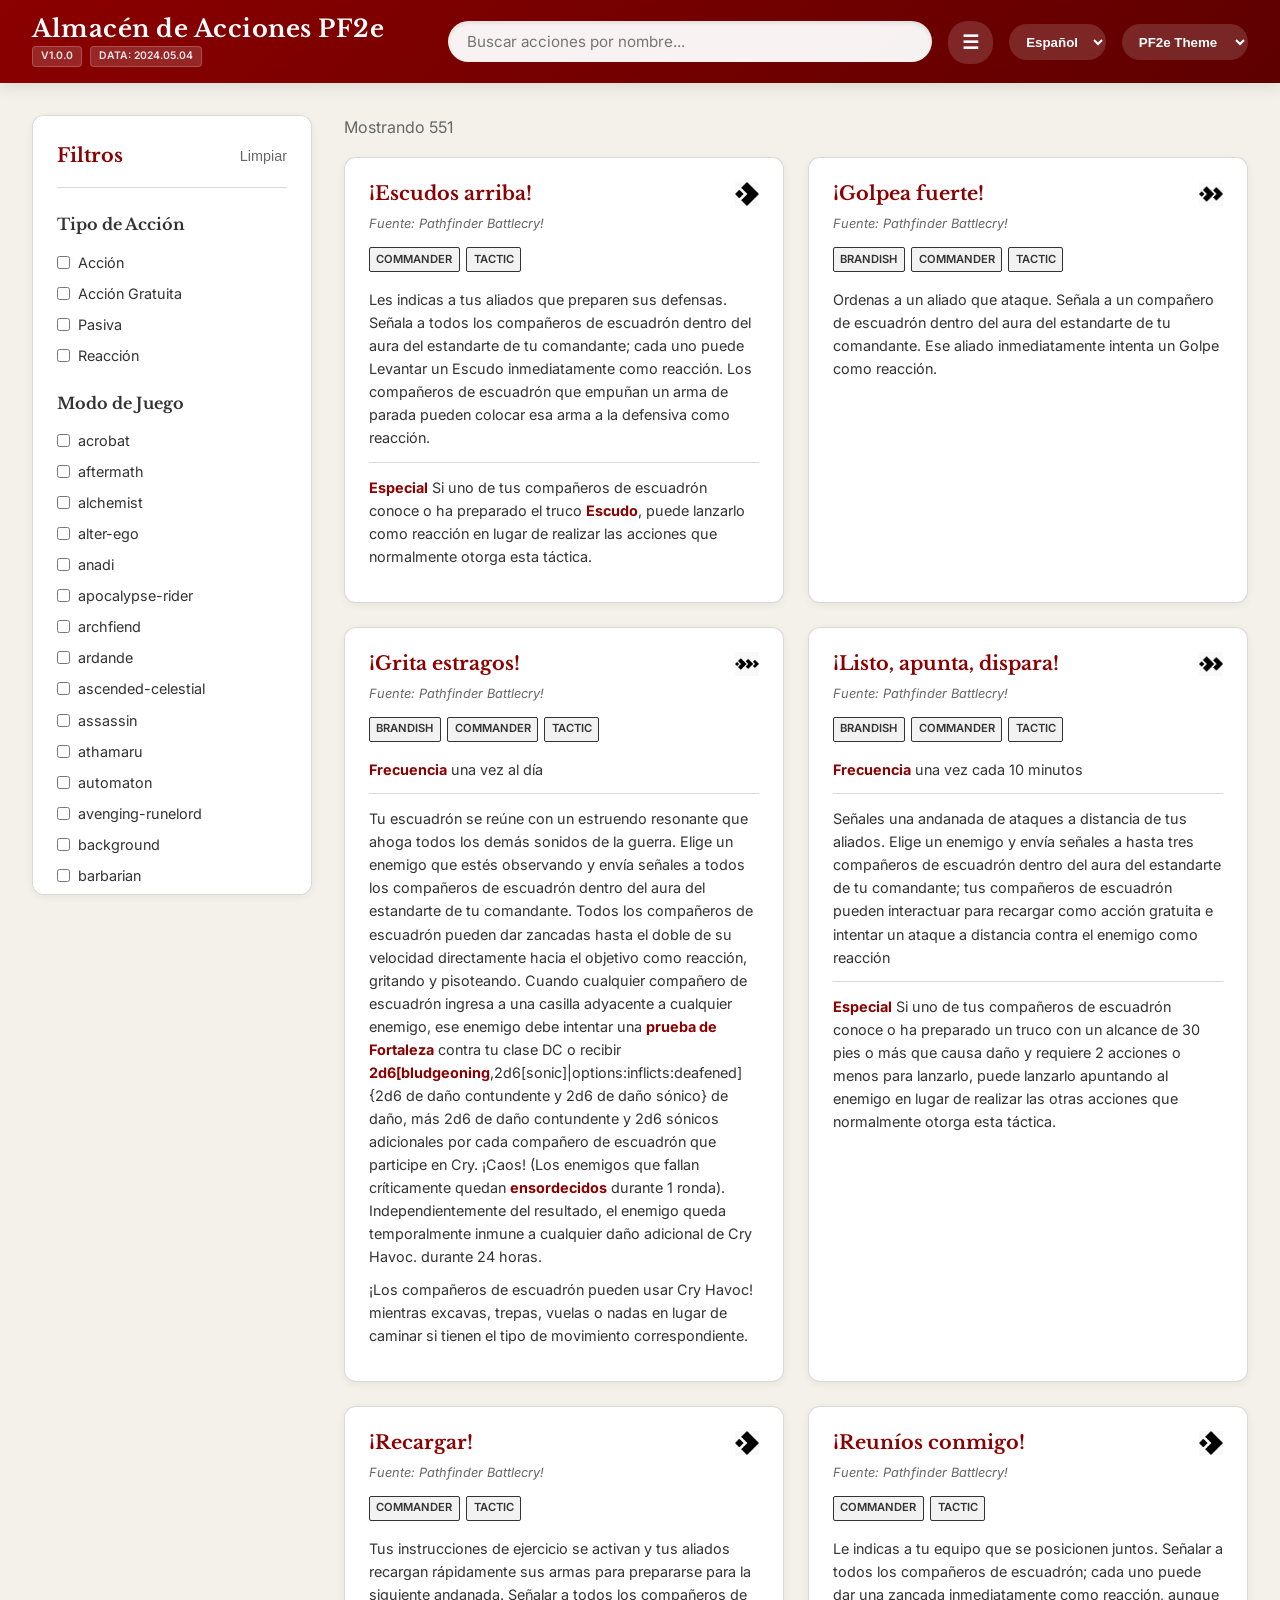
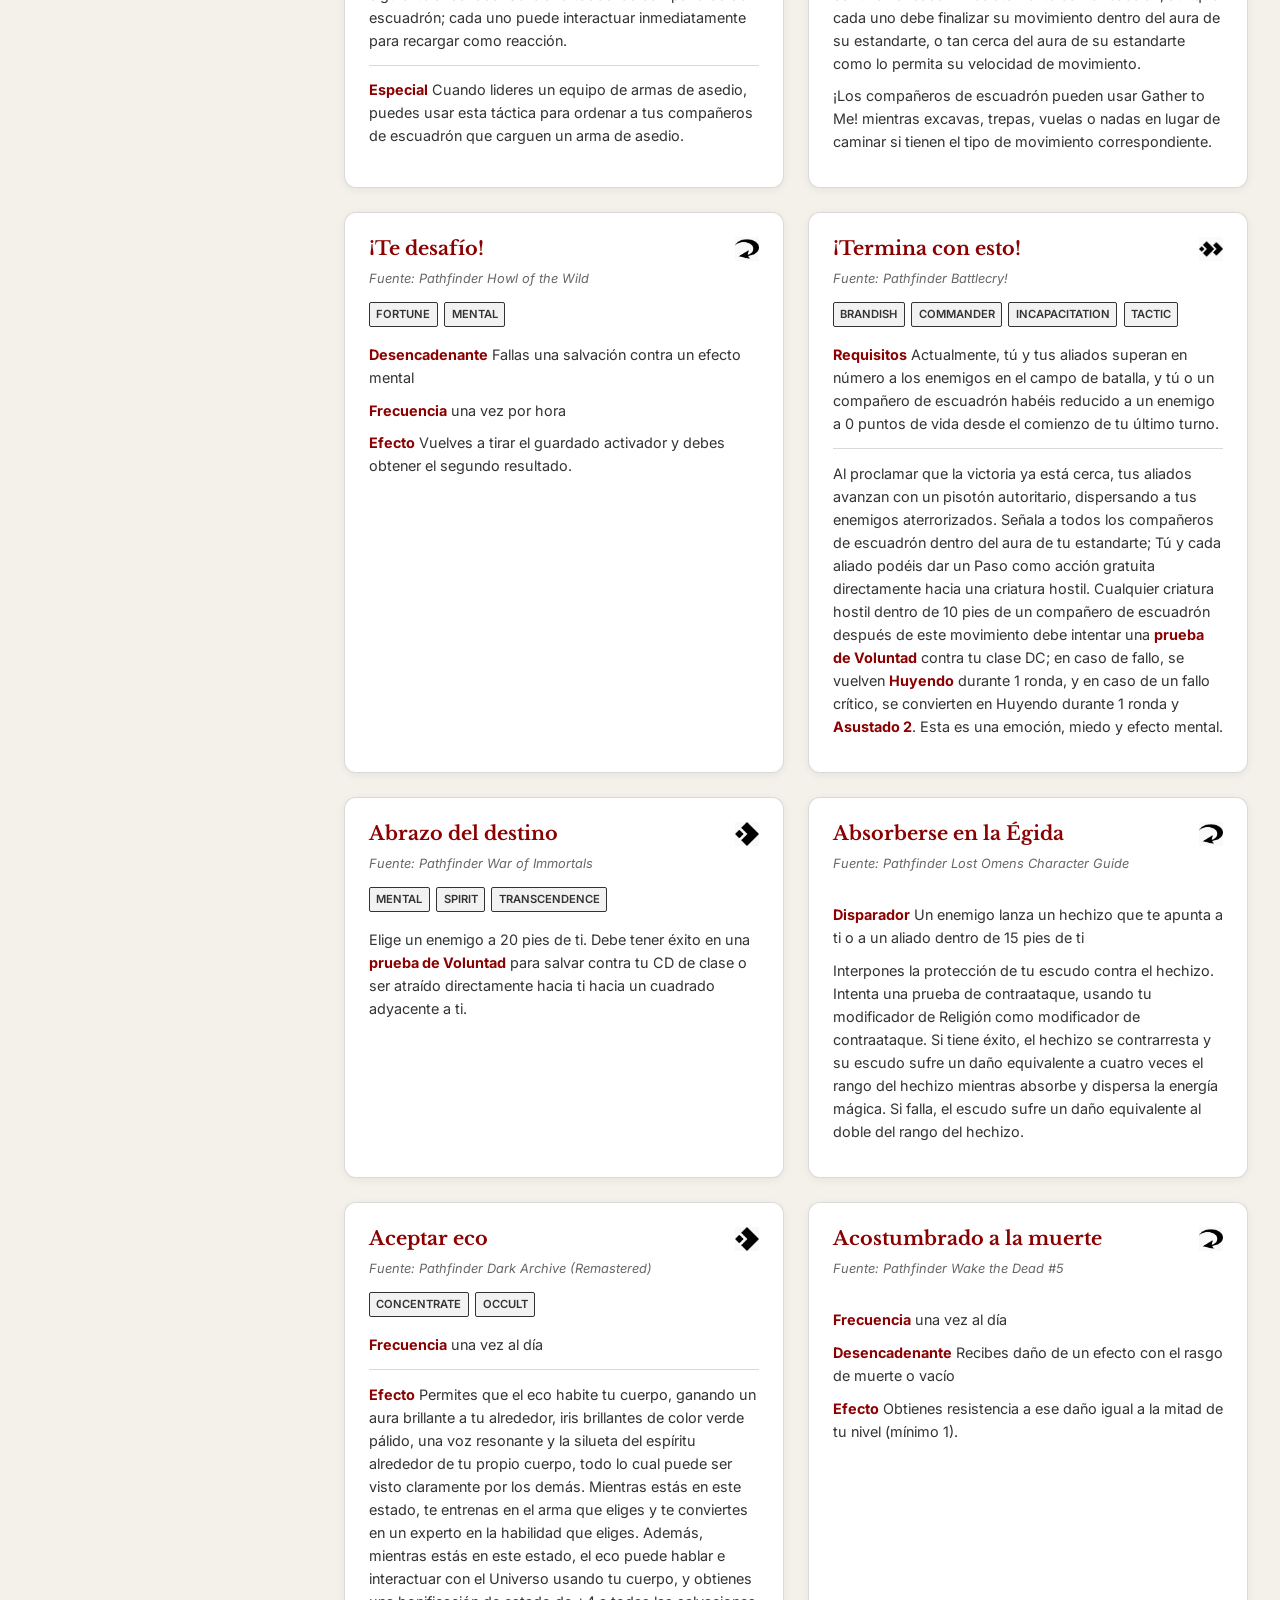
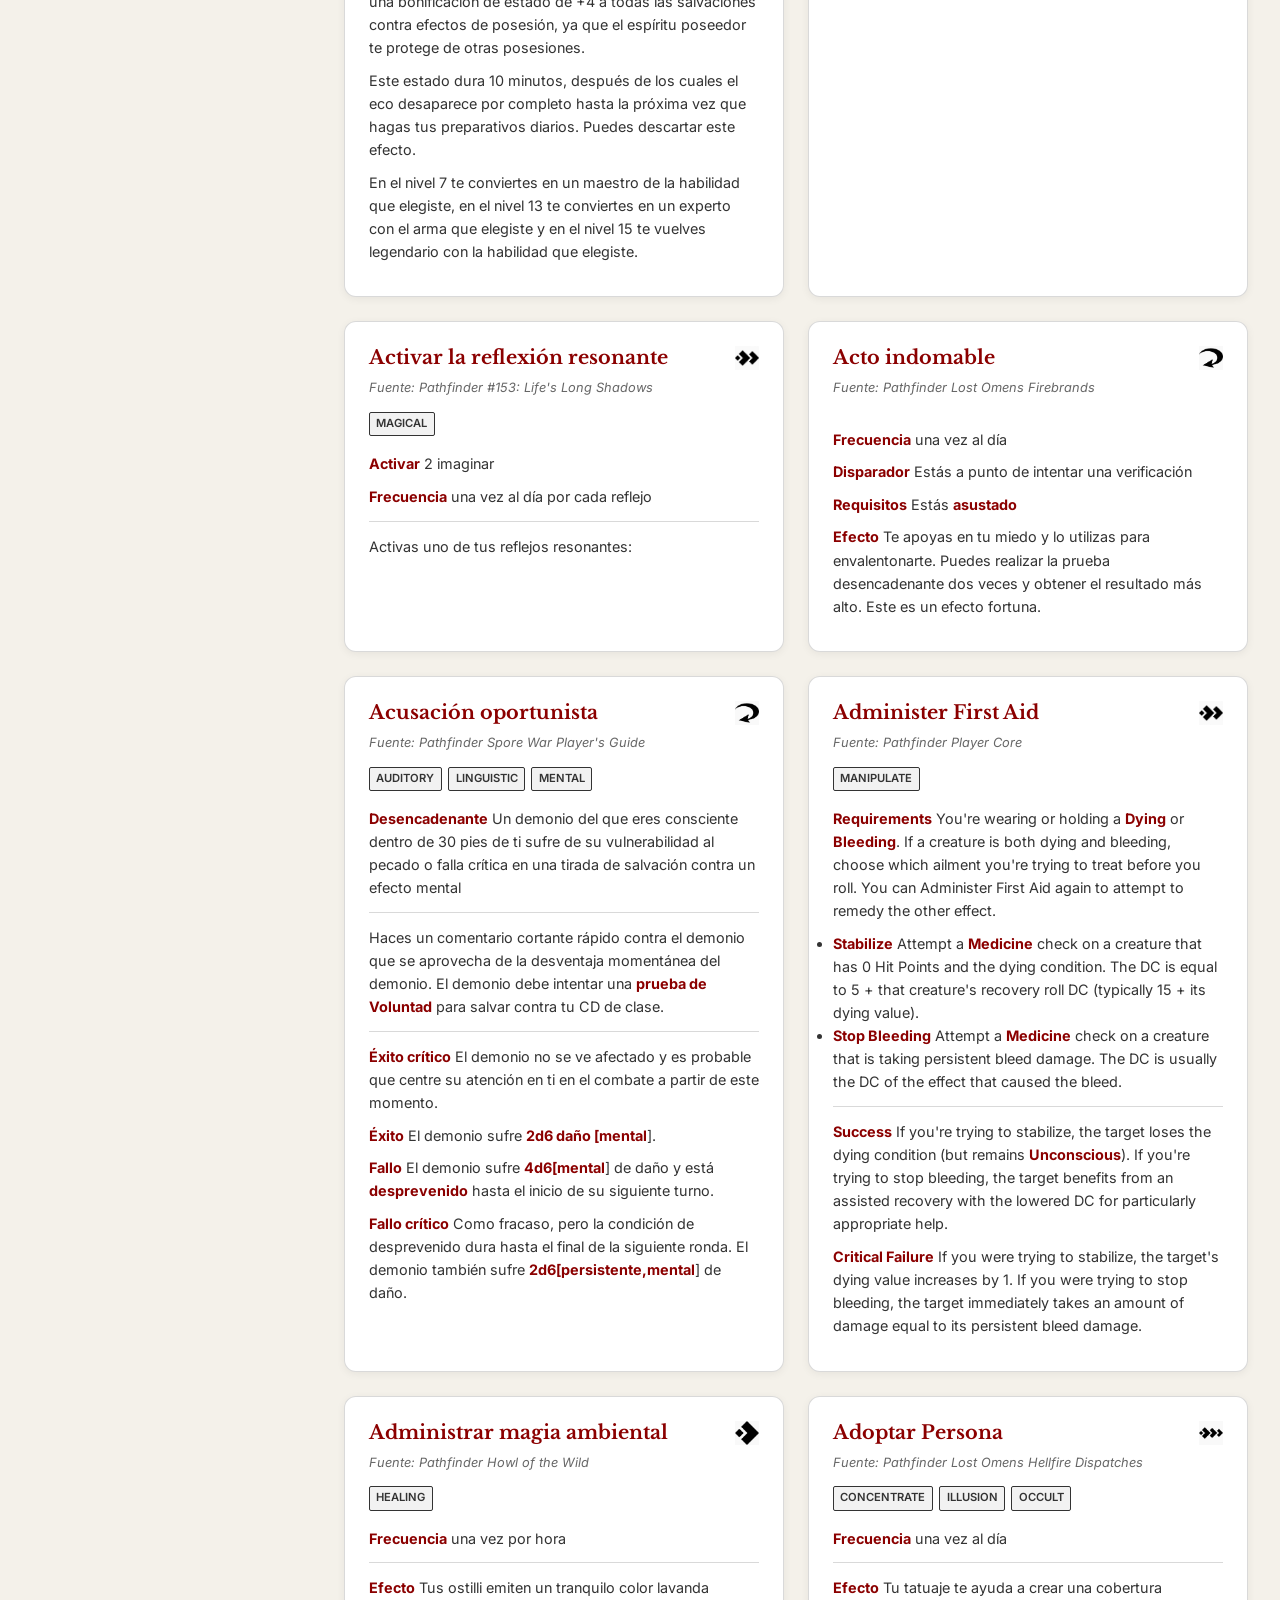
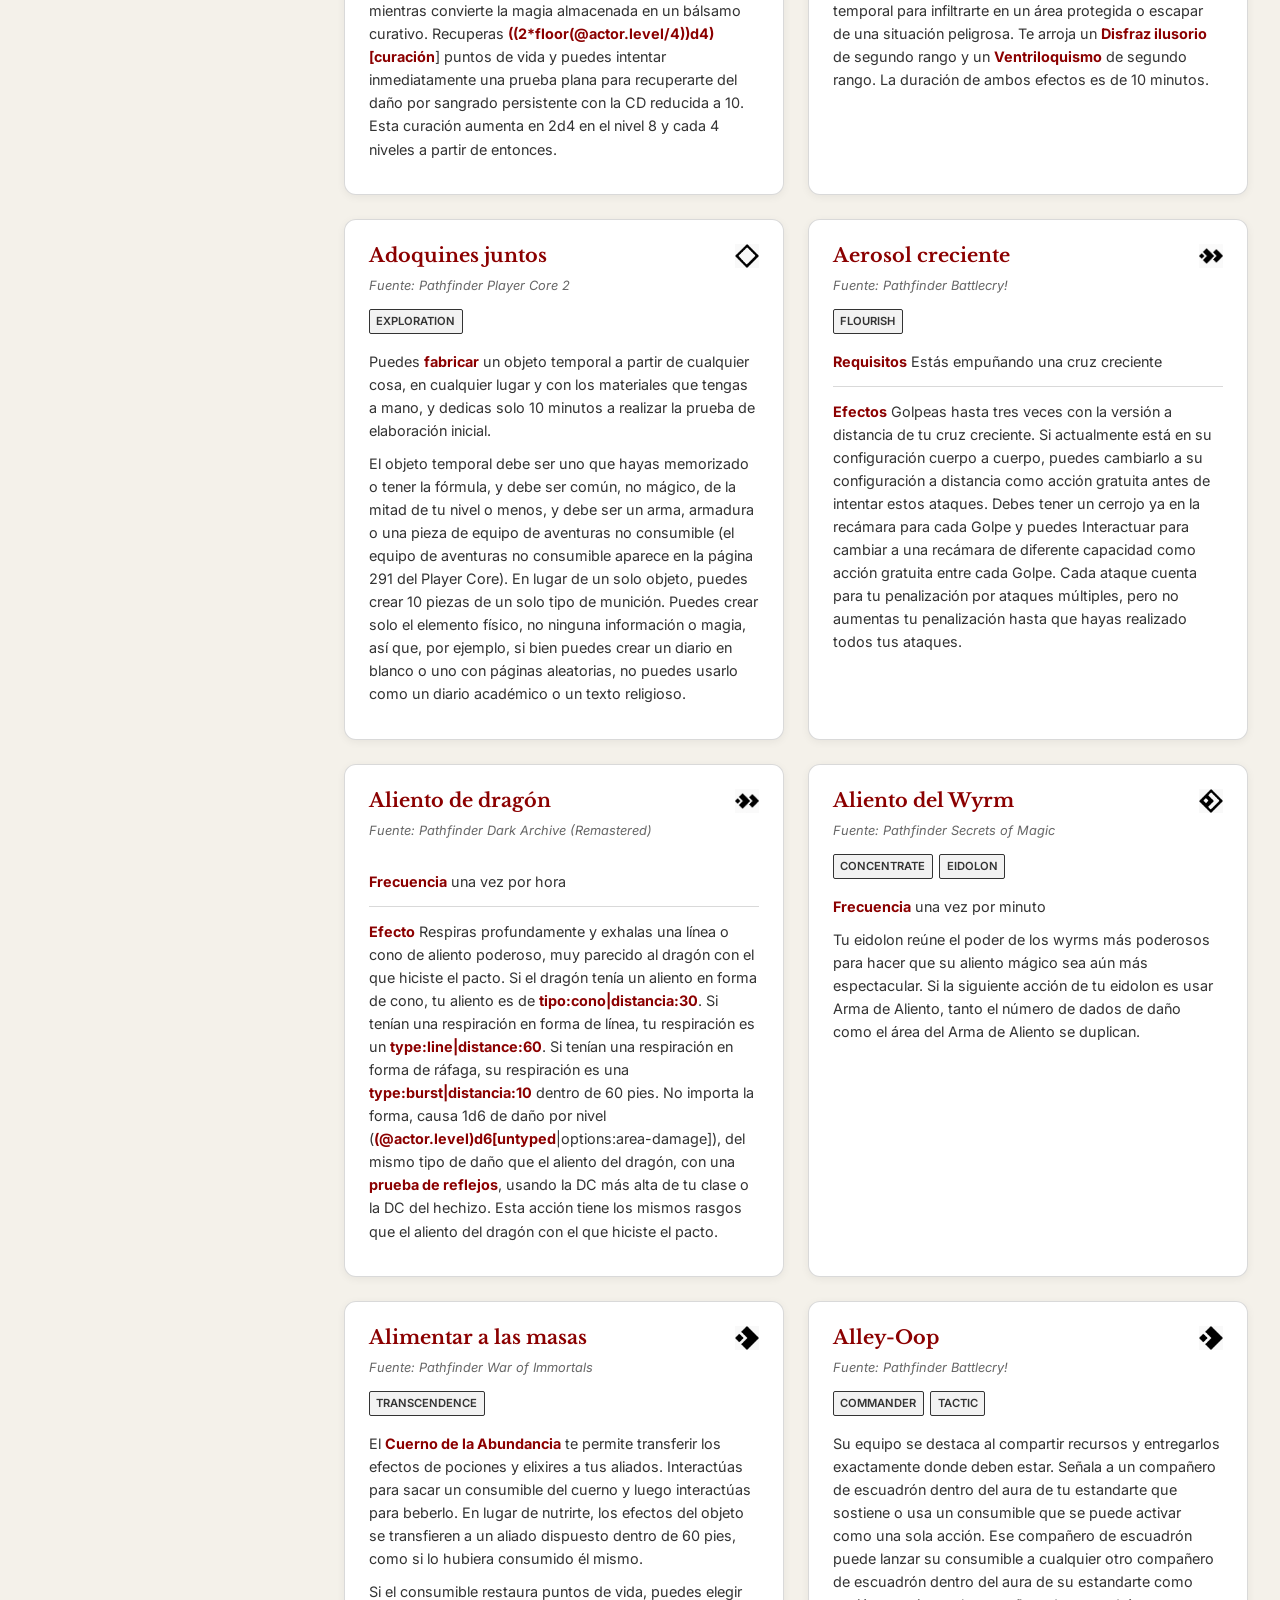
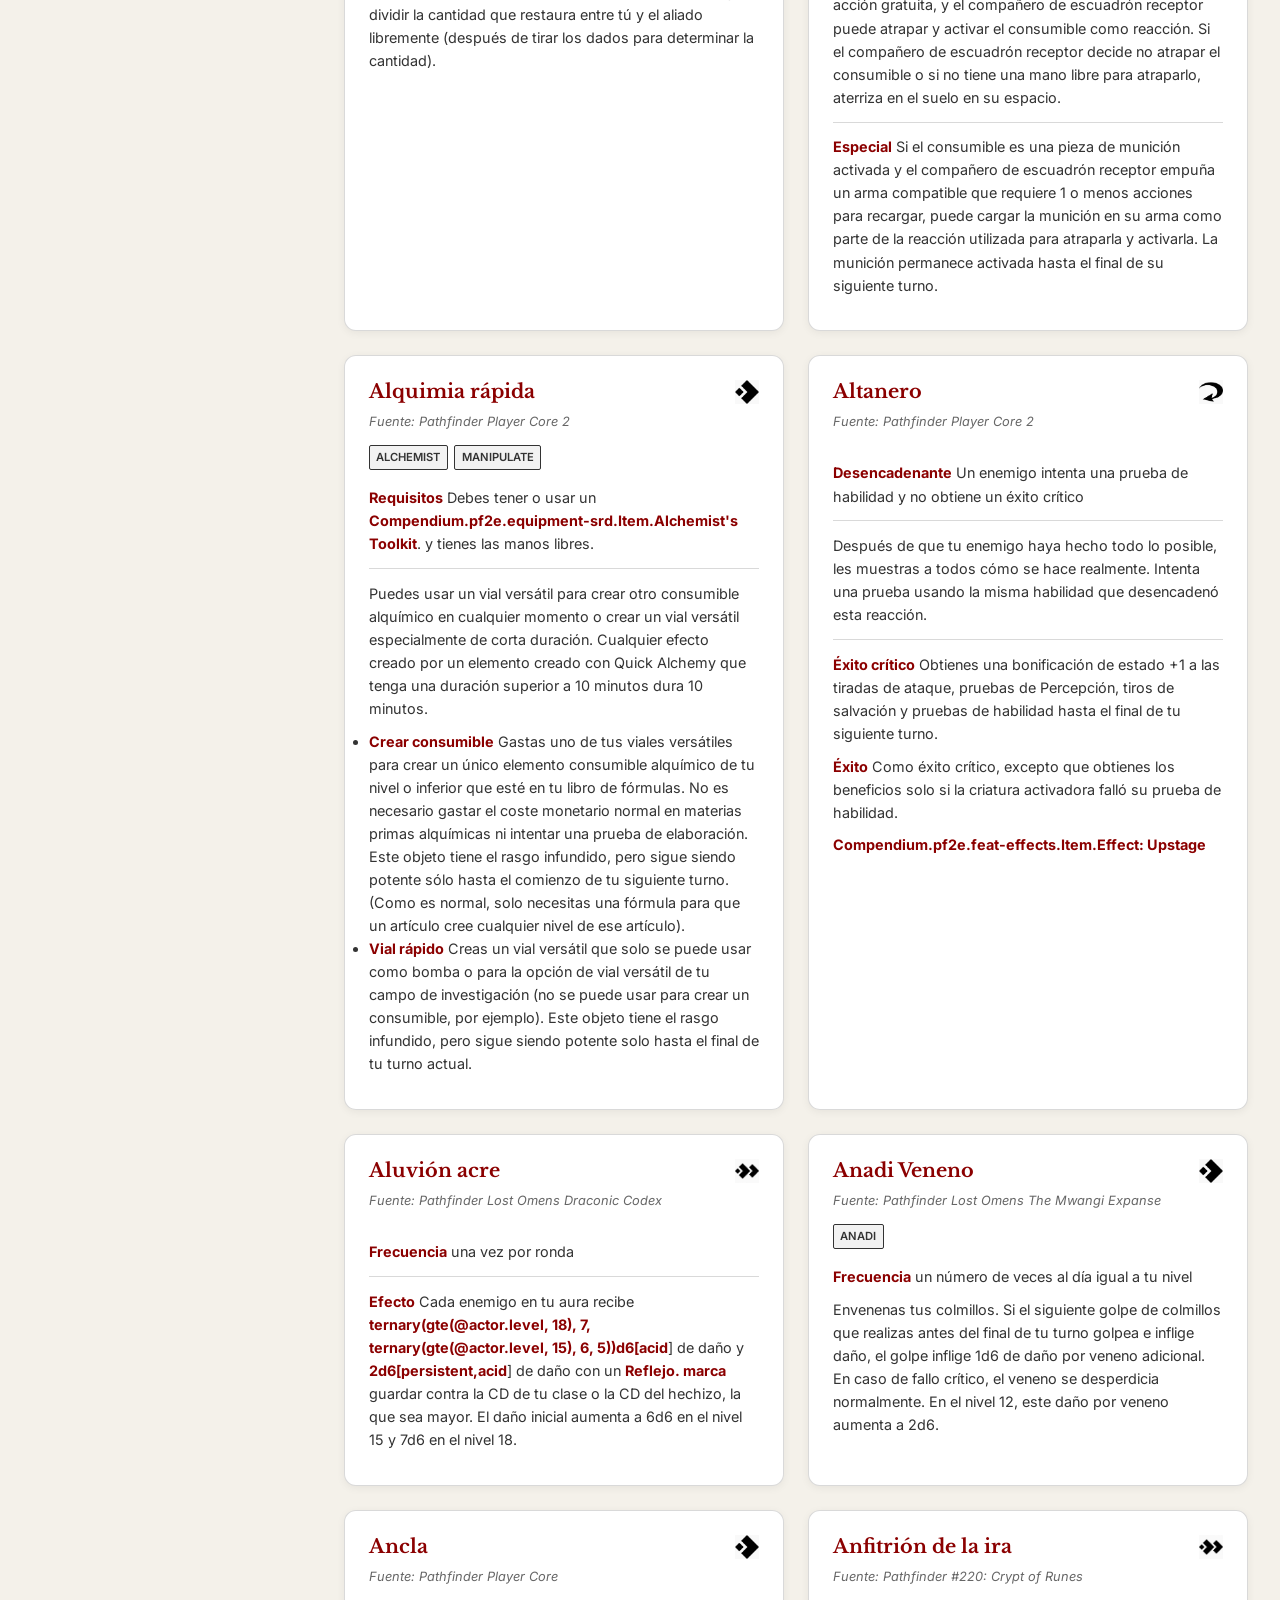
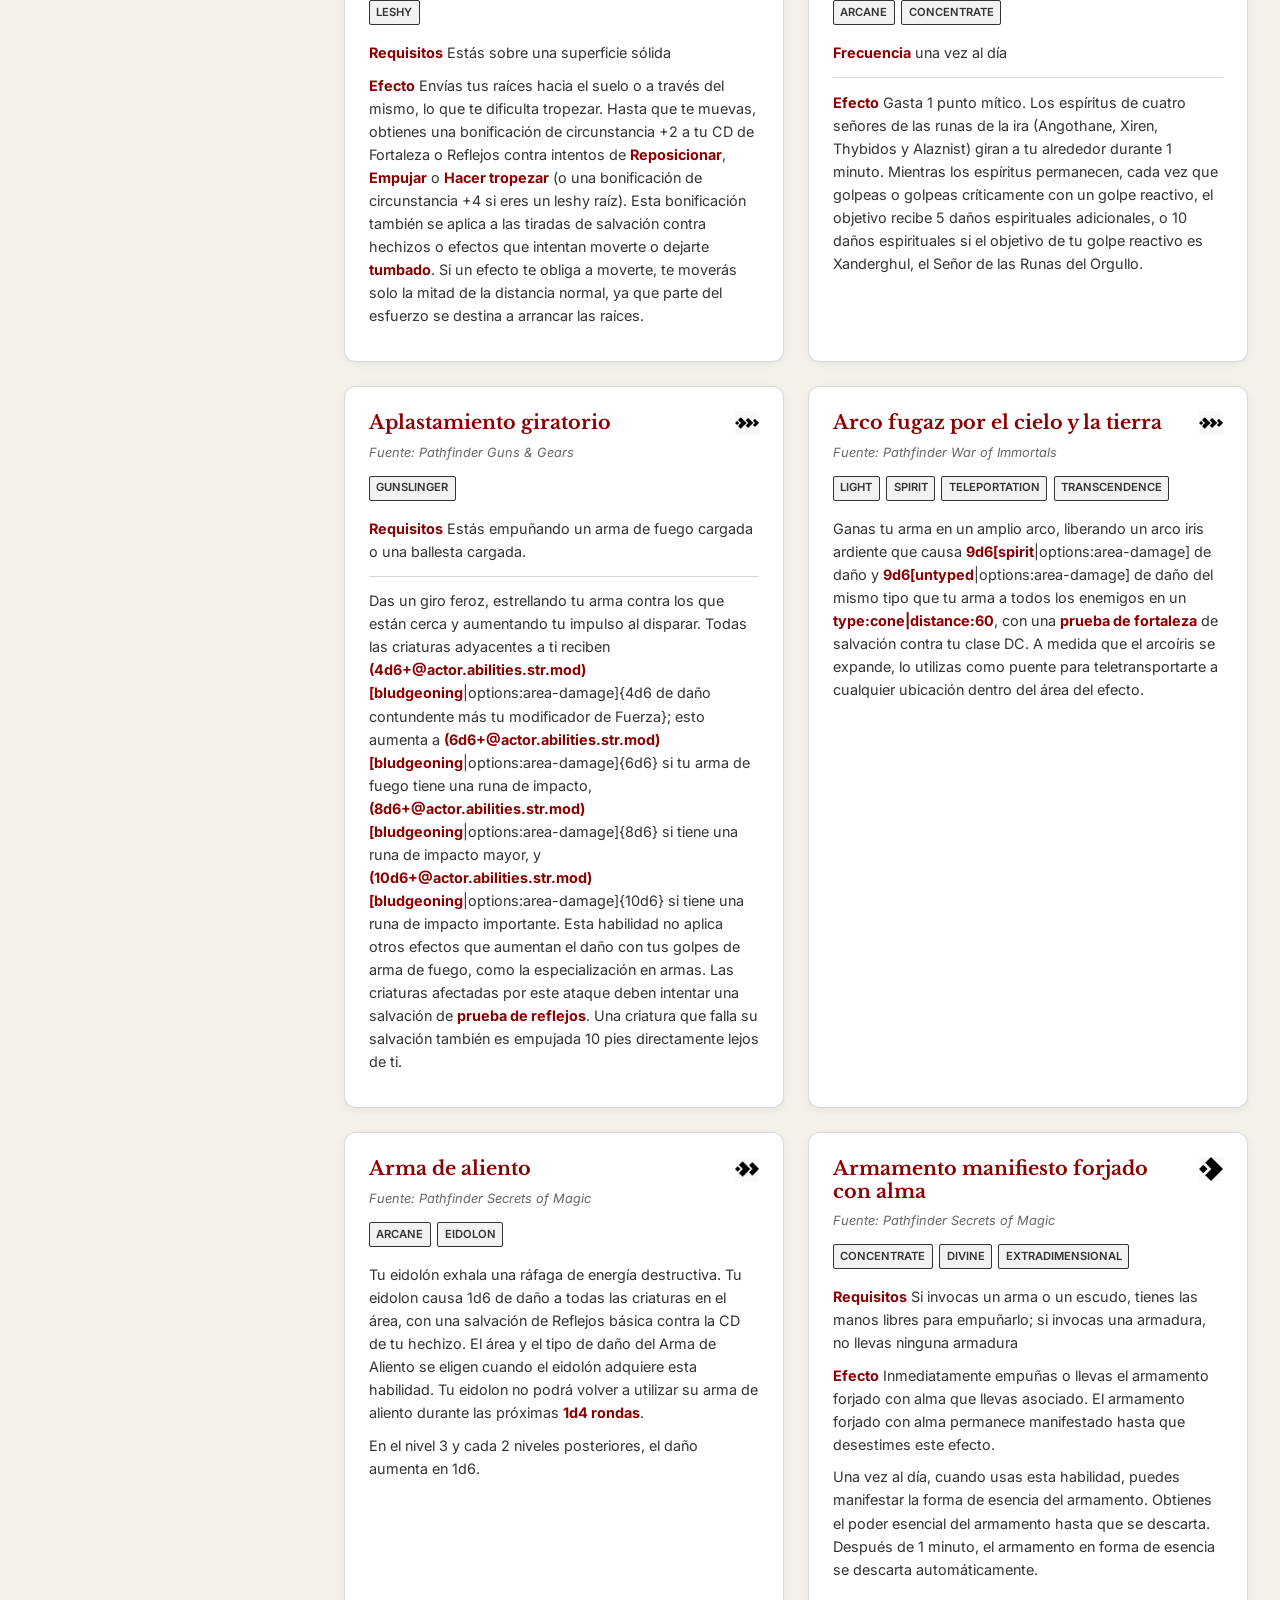
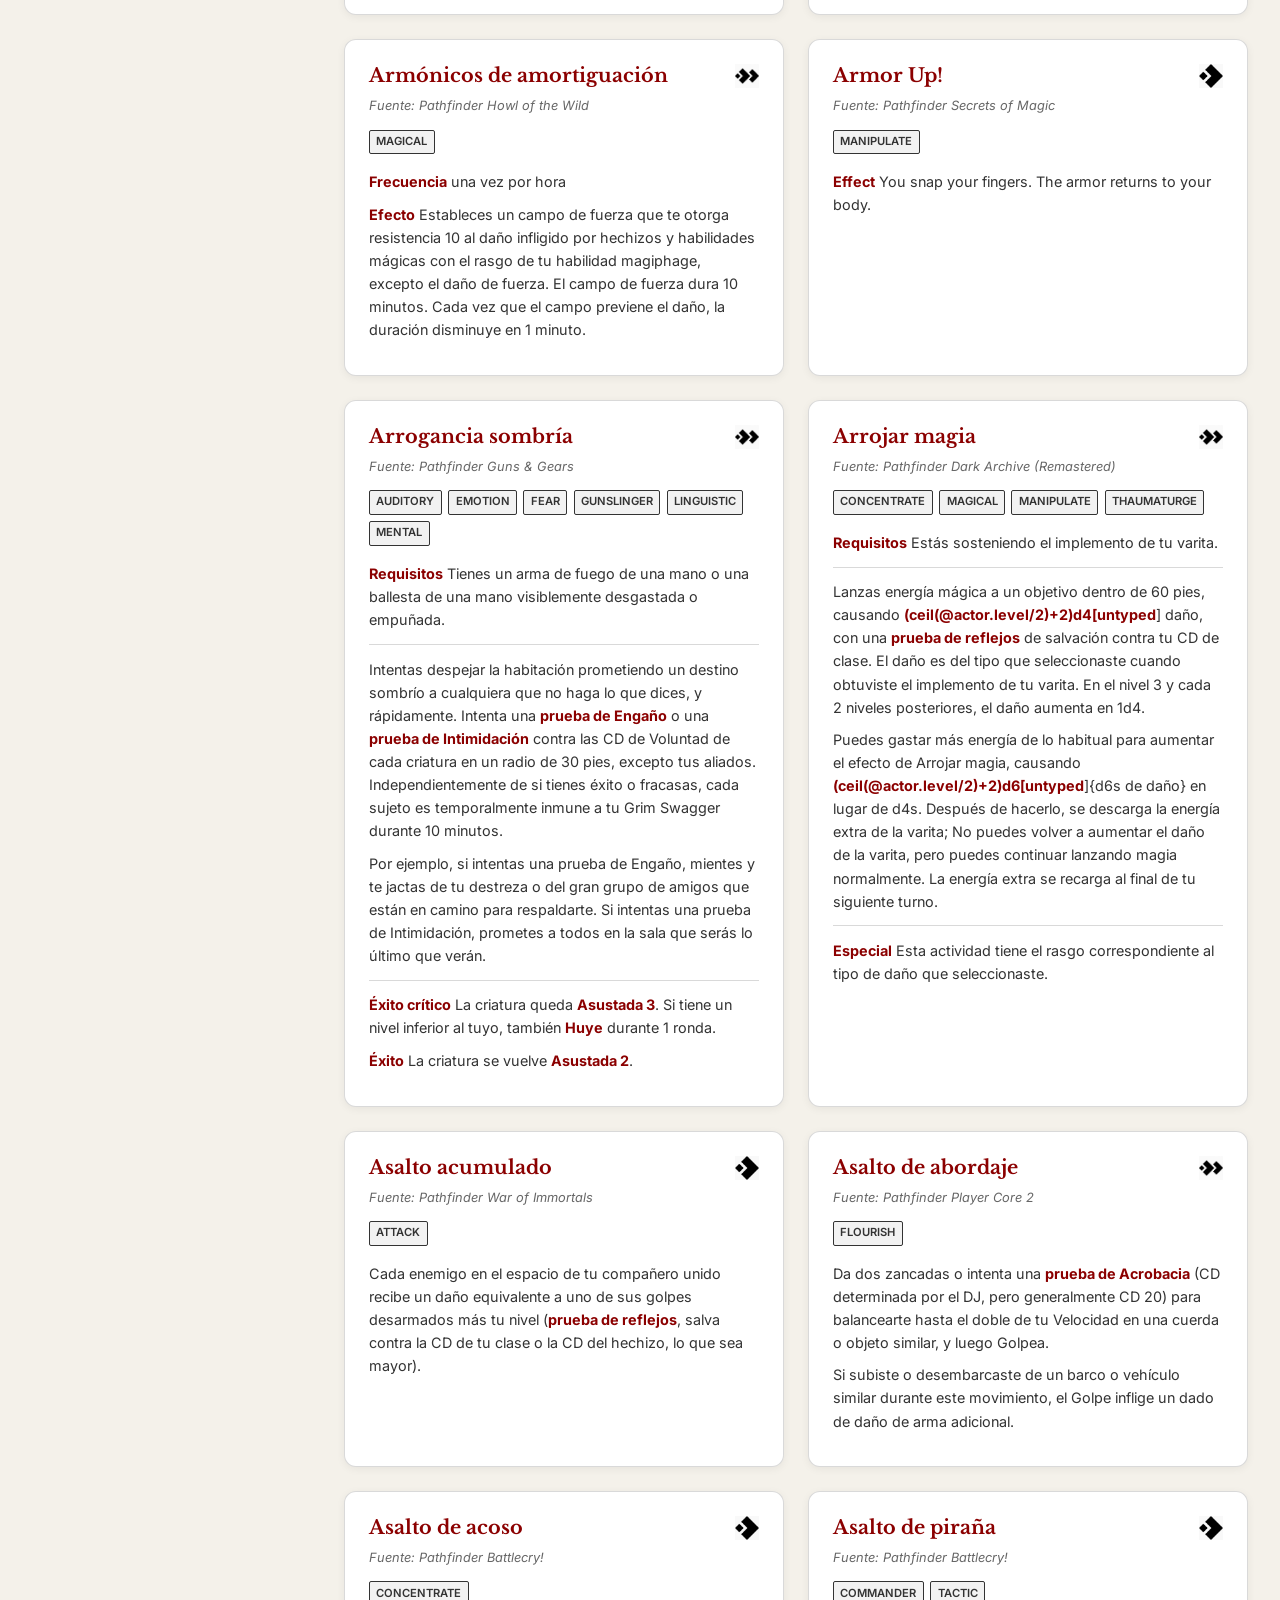
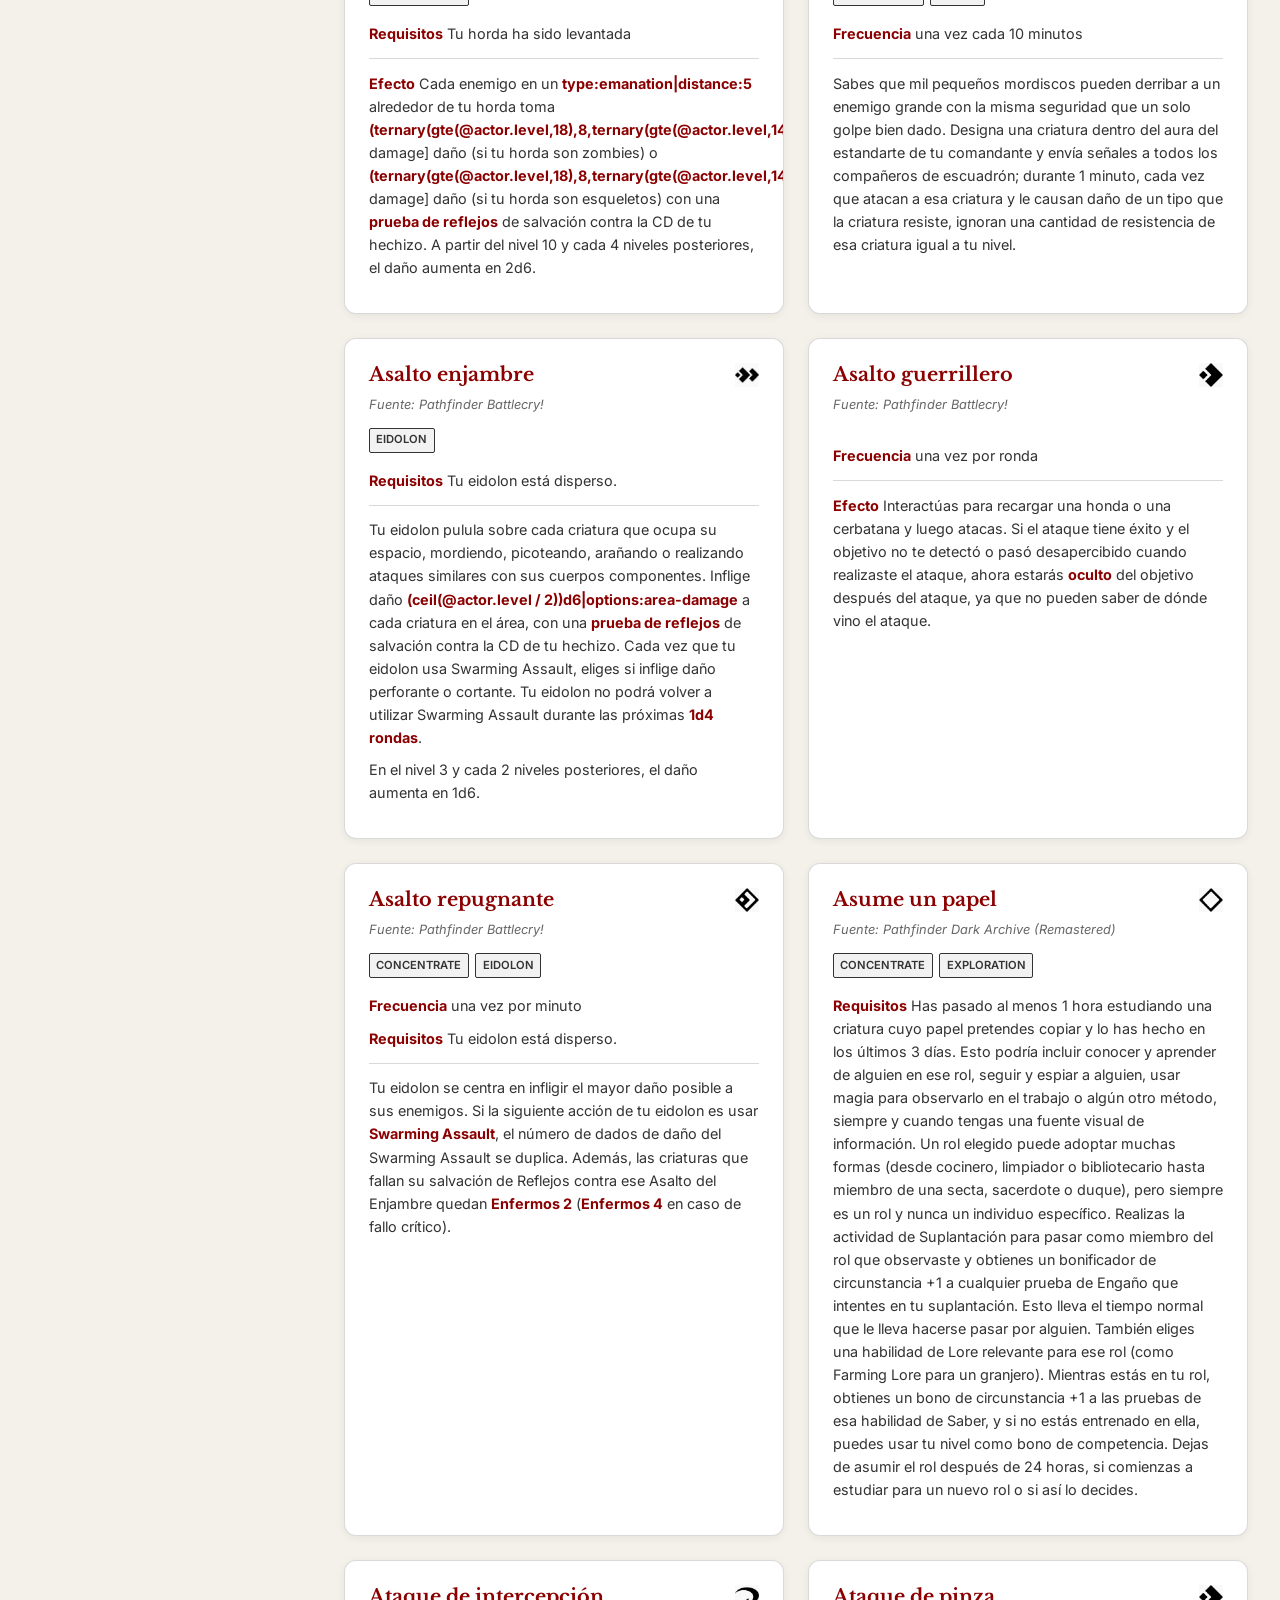
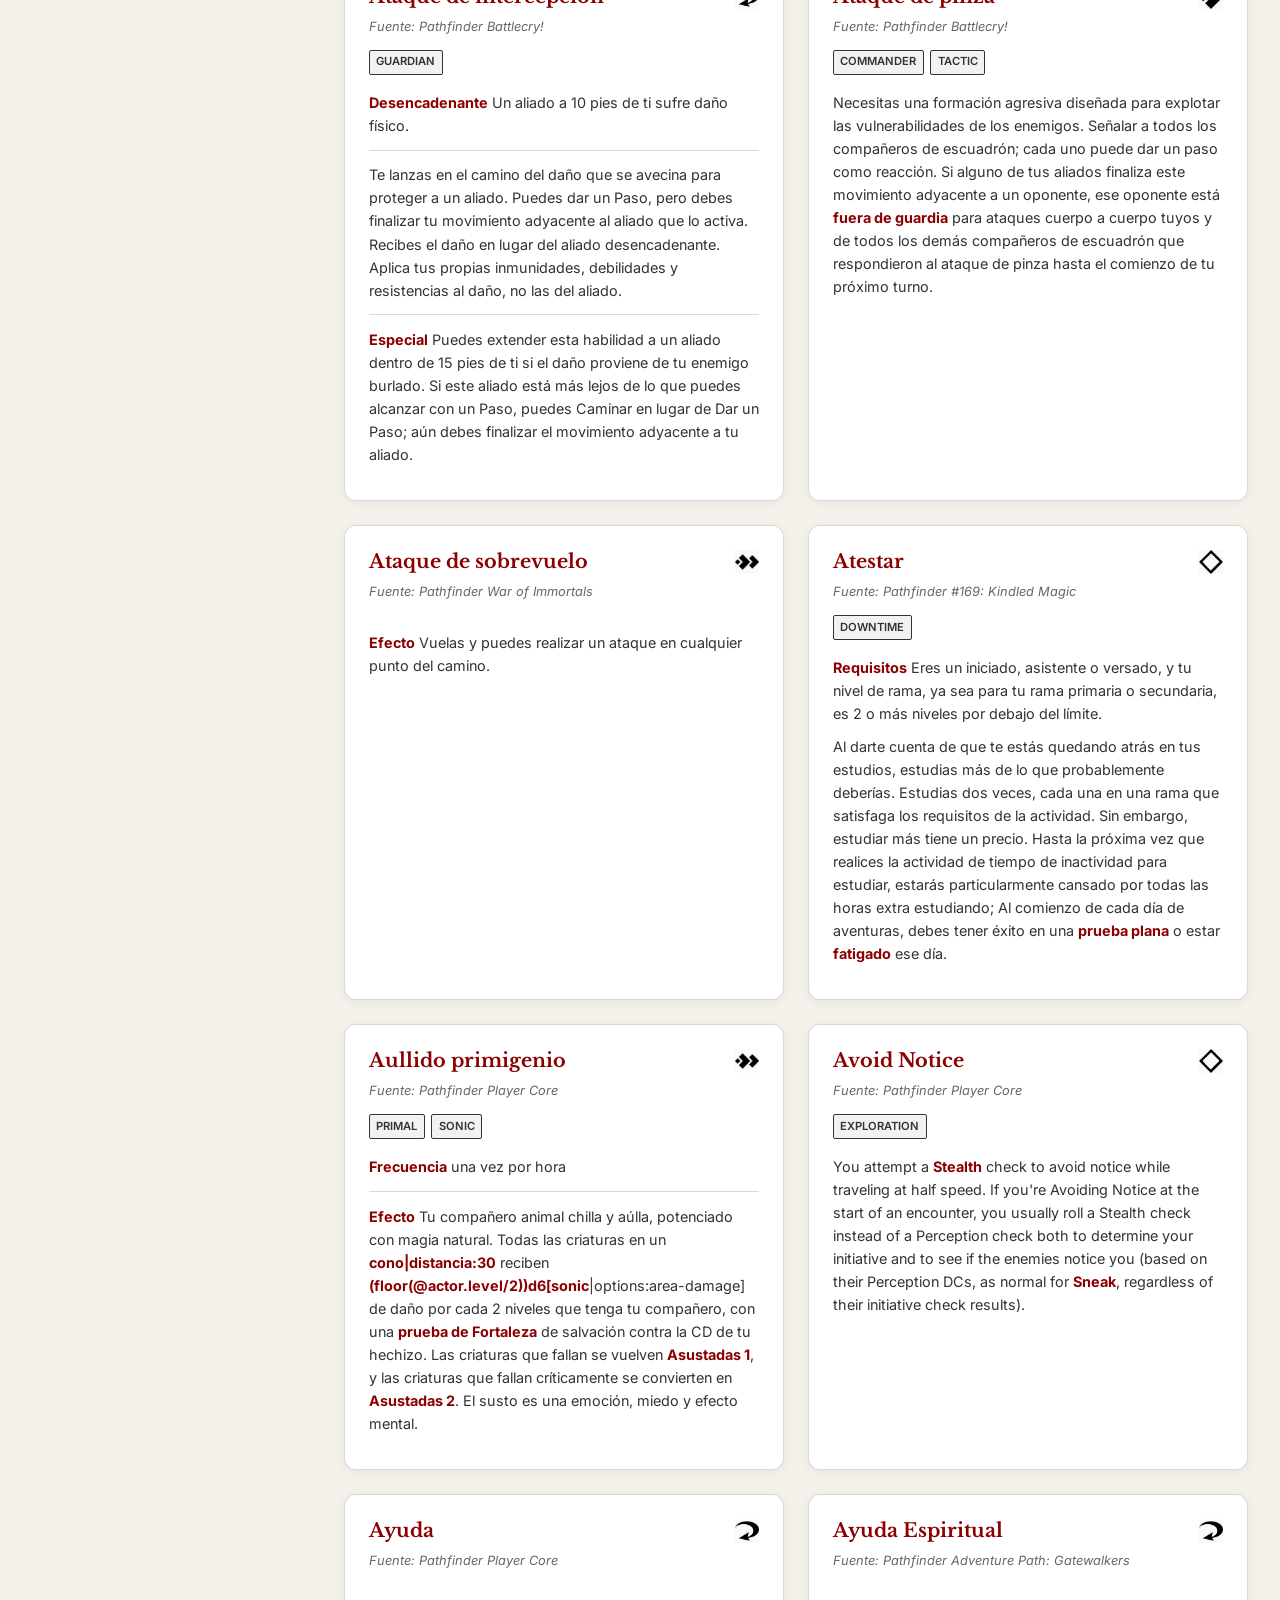
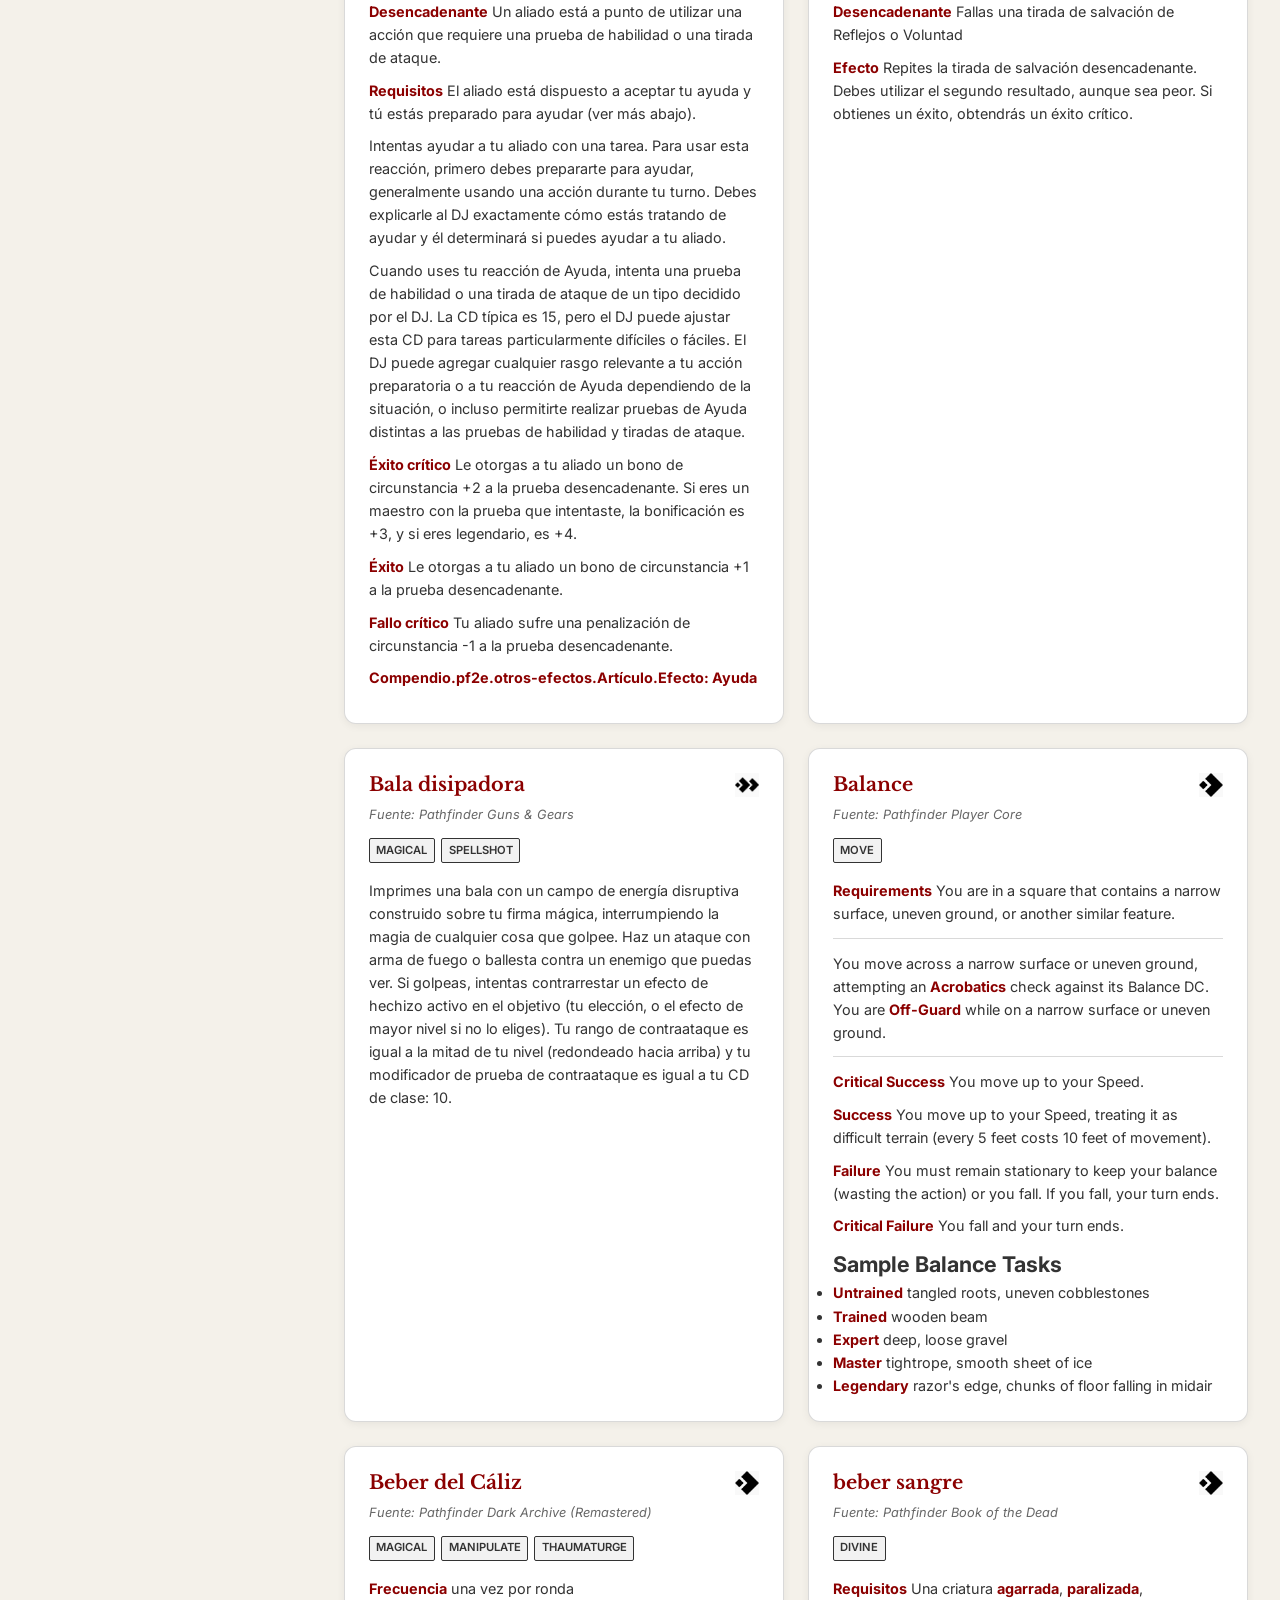
<file: actions/index.html>
<!DOCTYPE html>
<html lang="es" data-theme="pf2e">
<head>
    <meta charset="UTF-8">
    <meta name="viewport" content="width=device-width, initial-scale=1.0">
    <title id="page-title">Almacén de Acciones PF2e</title>
    <link rel="preconnect" href="https://fonts.googleapis.com">
    <link rel="preconnect" href="https://fonts.gstatic.com" crossorigin>
    <link href="https://fonts.googleapis.com/css2?family=Libre+Baskerville:wght@400;700&family=Inter:wght@400;500;600&display=swap" rel="stylesheet">
    <link rel="stylesheet" href="style.css">
</head>
<body>
    <header class="app-header">
        <div class="header-content">
            <div class="header-titles">
                <h1 id="main-title">Almacén de Acciones PF2e</h1>
                <div class="version-badges">
                    <span class="badge app-v" id="app-version">v1.0.0</span>
                    <span class="badge data-v" id="data-version">Data: 2024.05.04</span>
                </div>
            </div>
            <div class="header-controls">
                <div class="search-container">
                    <input type="text" id="search-input" placeholder="Buscar acciones por nombre..." autocomplete="off">
                </div>
                <button id="toggle-sidebar" class="theme-select toggle-btn" title="Mostrar/Ocultar Filtros">
                    <span class="icon">☰</span>
                </button>
                <select id="language-selector" class="theme-select">
                    <option value="en">English</option>
                    <option value="es" selected>Español</option>
                </select>
                <select id="theme-selector" class="theme-select">
                    <option value="pf2e">PF2e Theme</option>
                    <option value="light">Light Theme</option>
                    <option value="dark">Dark Theme</option>
                </select>
            </div>
        </div>
    </header>

    <main class="app-main">
        <aside class="sidebar">
            <div class="filter-section">
                <h3 id="ui-filters-title">Filtros</h3>
                <button id="clear-filters" class="clear-btn">Limpiar</button>
            </div>
            
            <div class="filter-group">
                <h4 id="ui-action-type">Tipo de Acción</h4>
                <div id="type-filters" class="checkbox-group">
                    <!-- Dynamic -->
                </div>
            </div>

            <div class="filter-group">
                <h4 id="ui-mode">Modo de Juego</h4>
                <div id="mode-filters" class="checkbox-group">
                    <!-- Dynamic -->
                </div>
            </div>

            <div class="filter-group trait-filter-group">
                <h4 id="ui-specific-trait">Rasgos</h4>
                <input type="text" id="trait-search-input" placeholder="Buscar rasgo..." class="styled-input">
                <div id="traits-list" class="traits-scroll-list">
                    <!-- Trait items injected here -->
                </div>
            </div>
        </aside>

        <section class="content-area">
            <div class="results-header">
                <span id="results-count">Cargando acciones...</span>
            </div>
            <div id="actions-grid" class="actions-grid">
                <!-- Action cards will be injected here -->
            </div>
        </section>
    </main>

    <footer class="app-footer">
        <div class="footer-content">
            <p>Si querés apoyar al desarrollador, podés donar un cafecito: <a href="https://cafecito.app/guillegearts" target="_blank" class="cafecito-link">cafecito.app/guillegearts</a></p>
            <hr class="footer-divider" />
            <div class="legal-notice">
                <p><strong>Aviso de Paizo:</strong> Esta aplicación utiliza marcas registradas y/o derechos de autor de Paizo Inc., los cuales se utilizan bajo la Política de Uso Comunitario de Paizo. Tenemos expresamente prohibido cobrarle por el uso o acceso a este contenido. Esta aplicación no está publicada, respaldada ni específicamente aprobada por Paizo Inc. Para más información visite <a href="http://paizo.com/communityuse" target="_blank">paizo.com/communityuse</a>.</p>
                <p>Pathfinder y los logotipos de Pathfinder son marcas registradas de Paizo Inc. Los contenidos de Pathfinder y las imágenes de los productos son propiedad de Paizo Inc. y se utilizan con permiso.</p>
            </div>
        </div>
    </footer>

    <script src="app.js"></script>
</body>
</html>
</file>
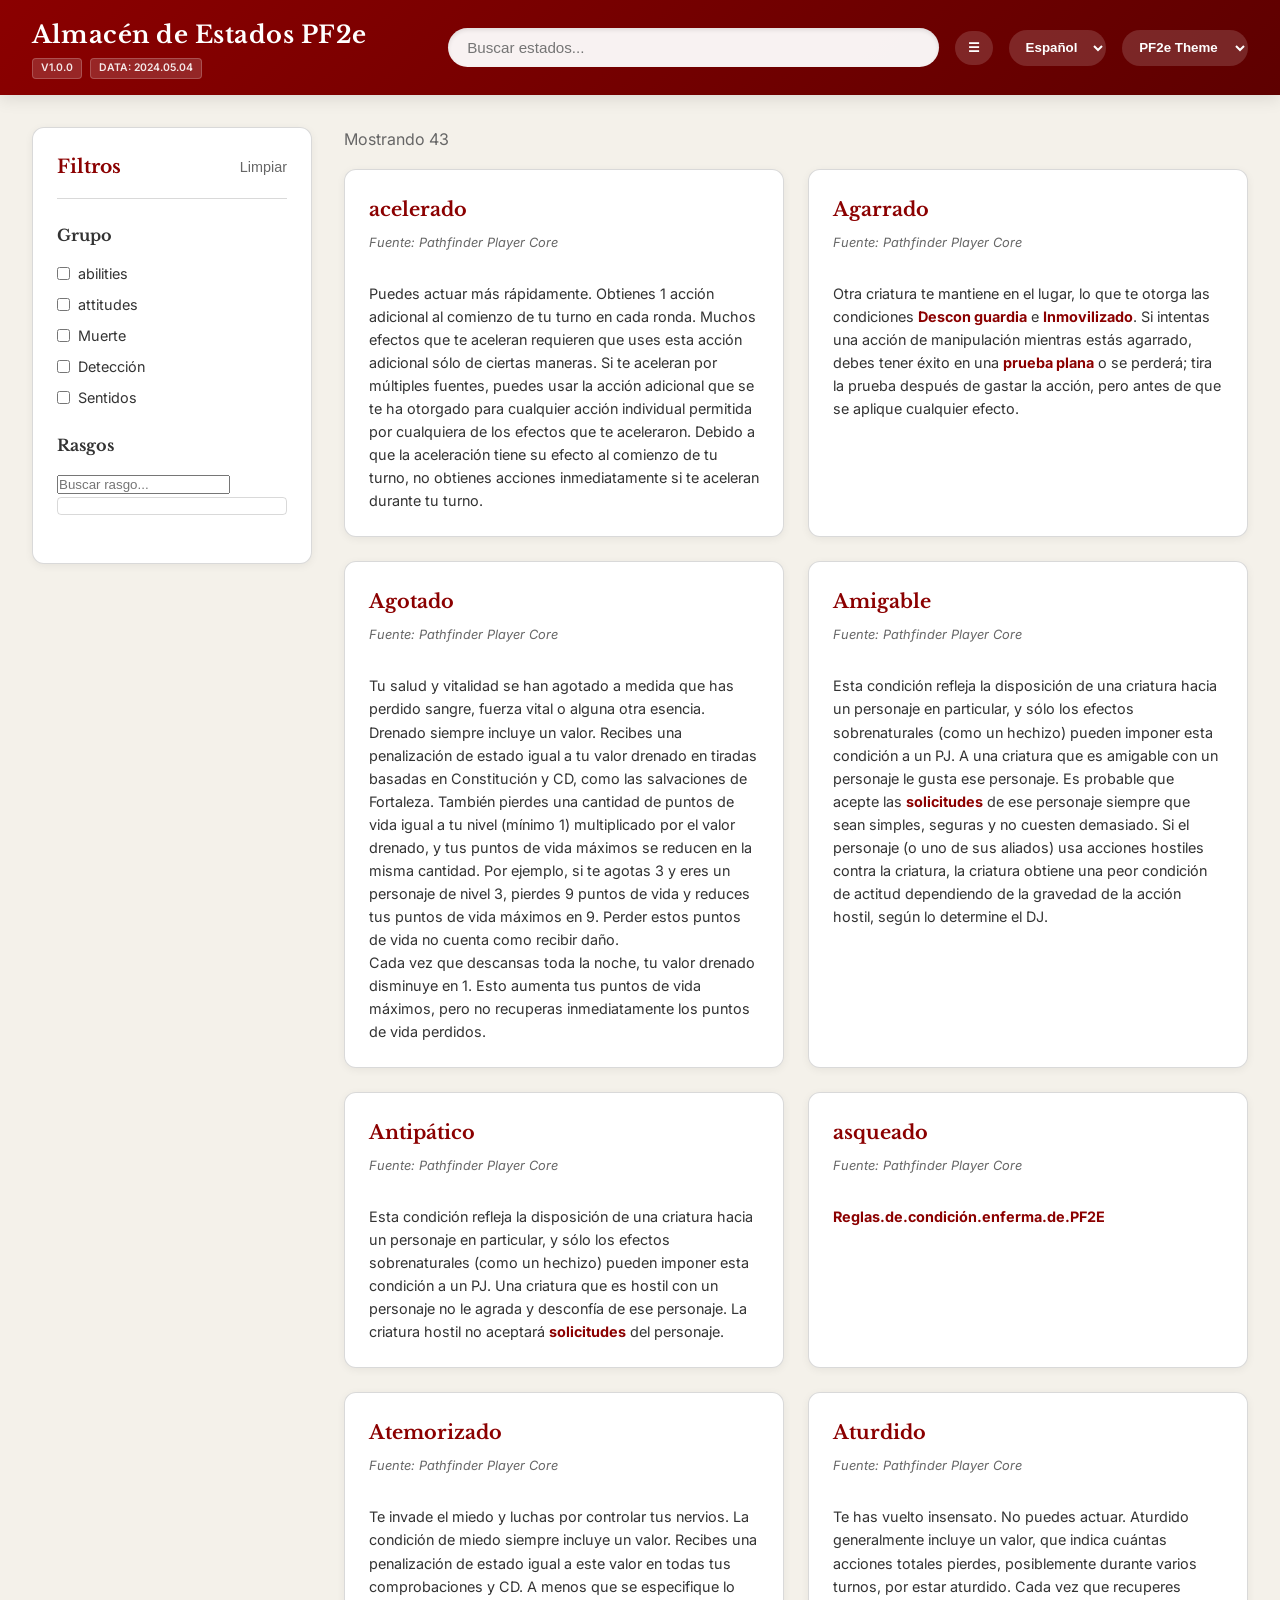
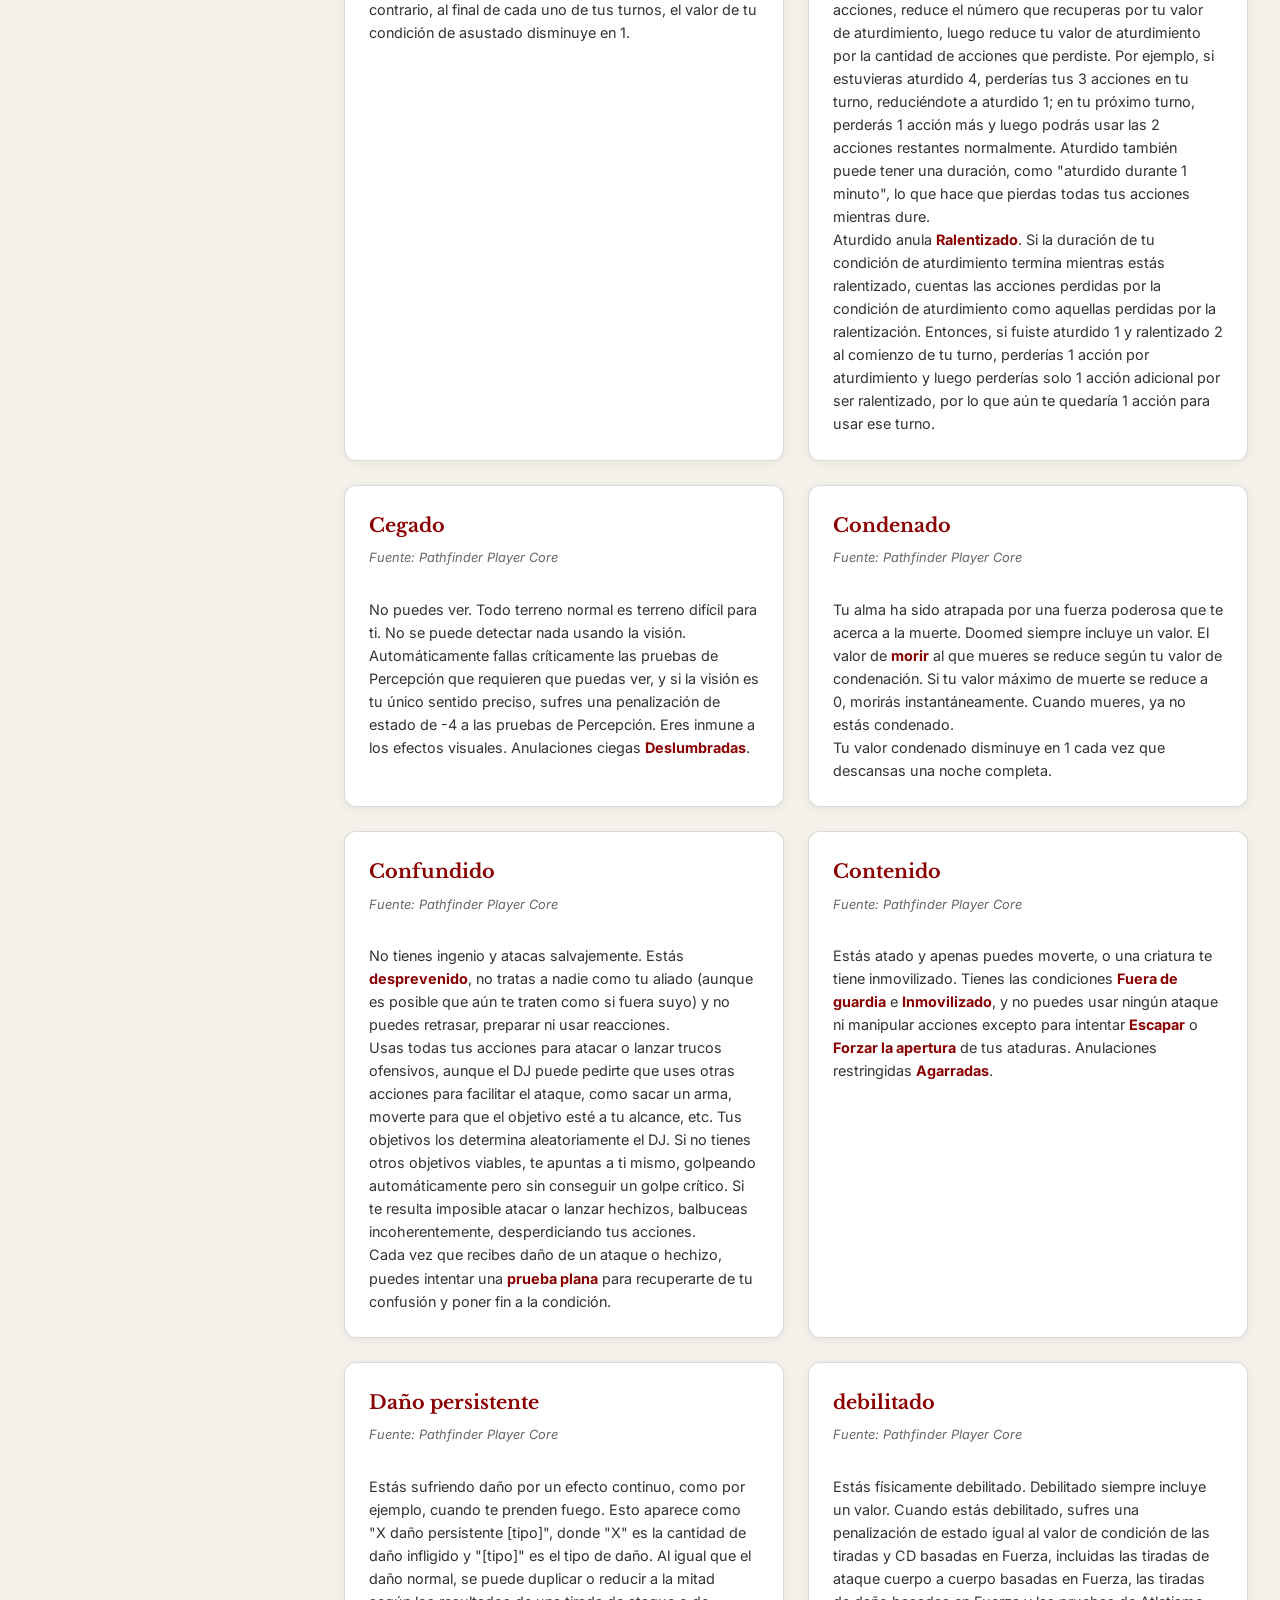
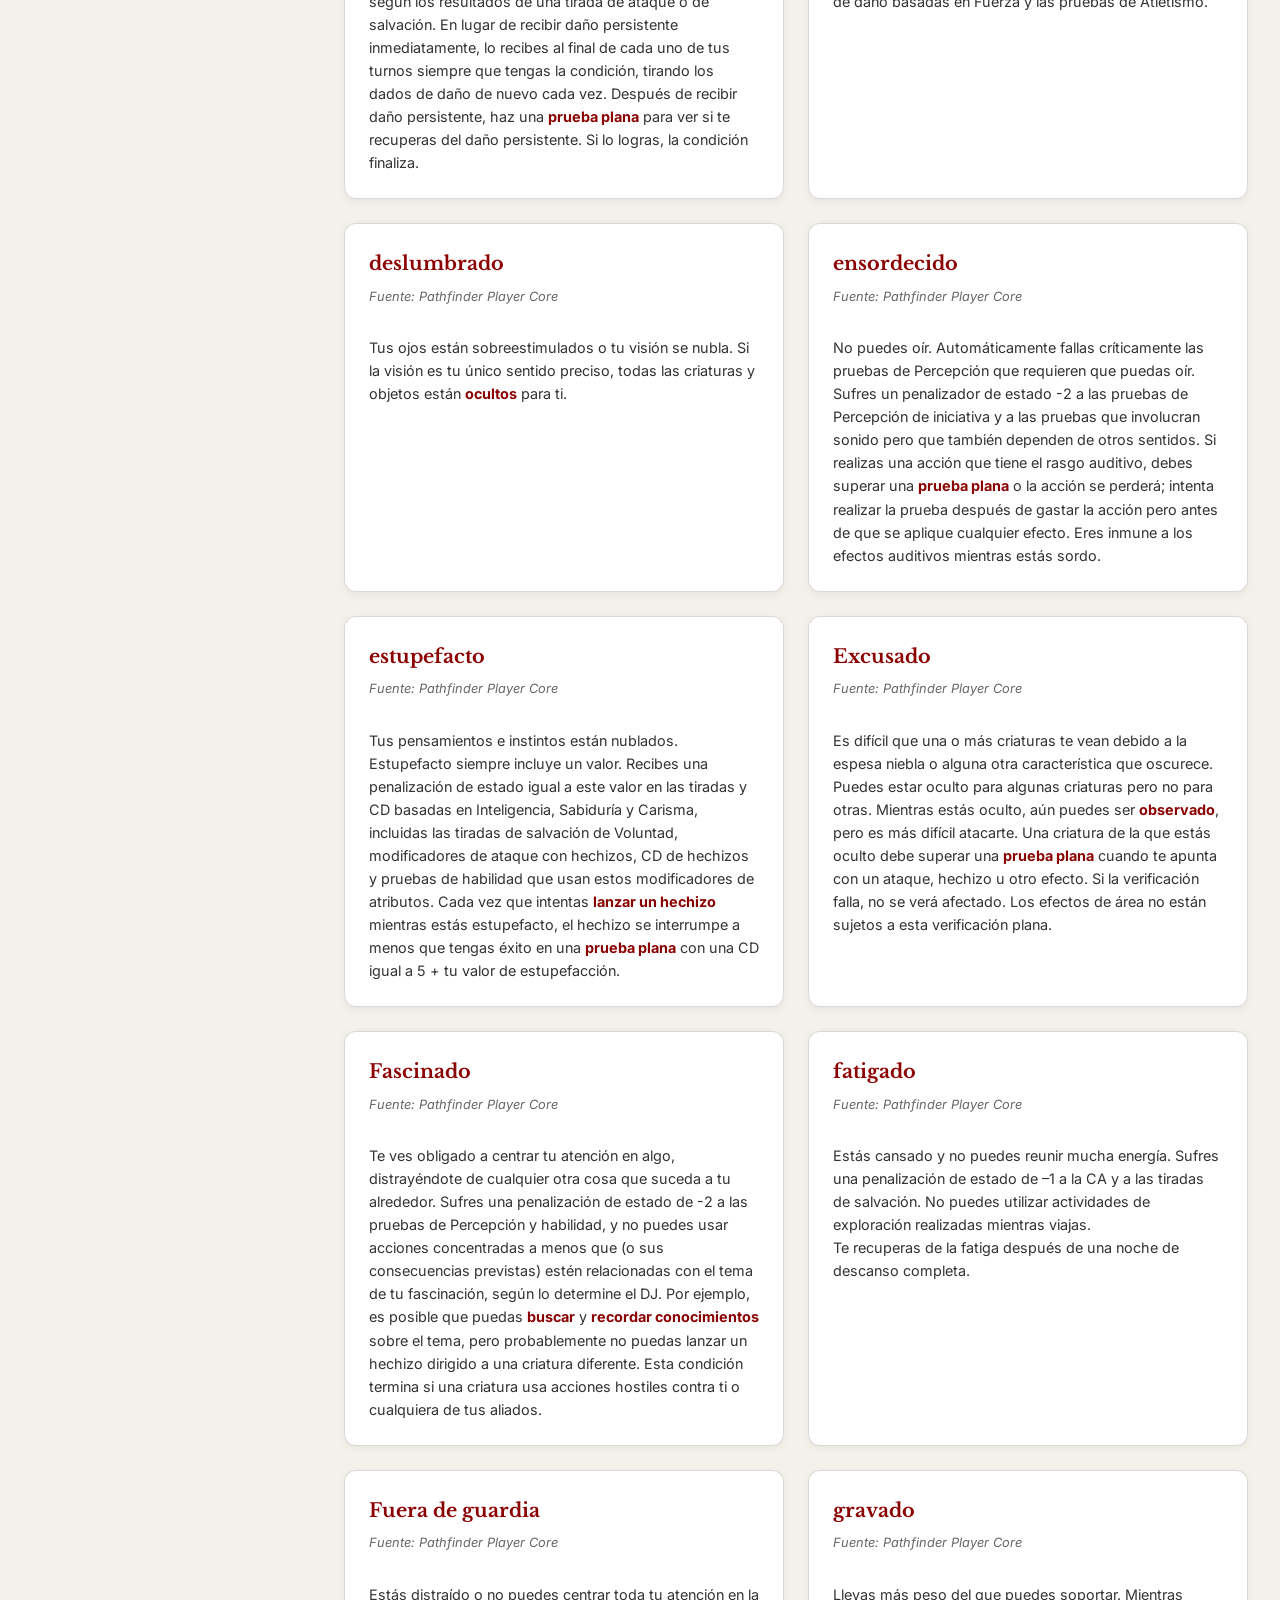
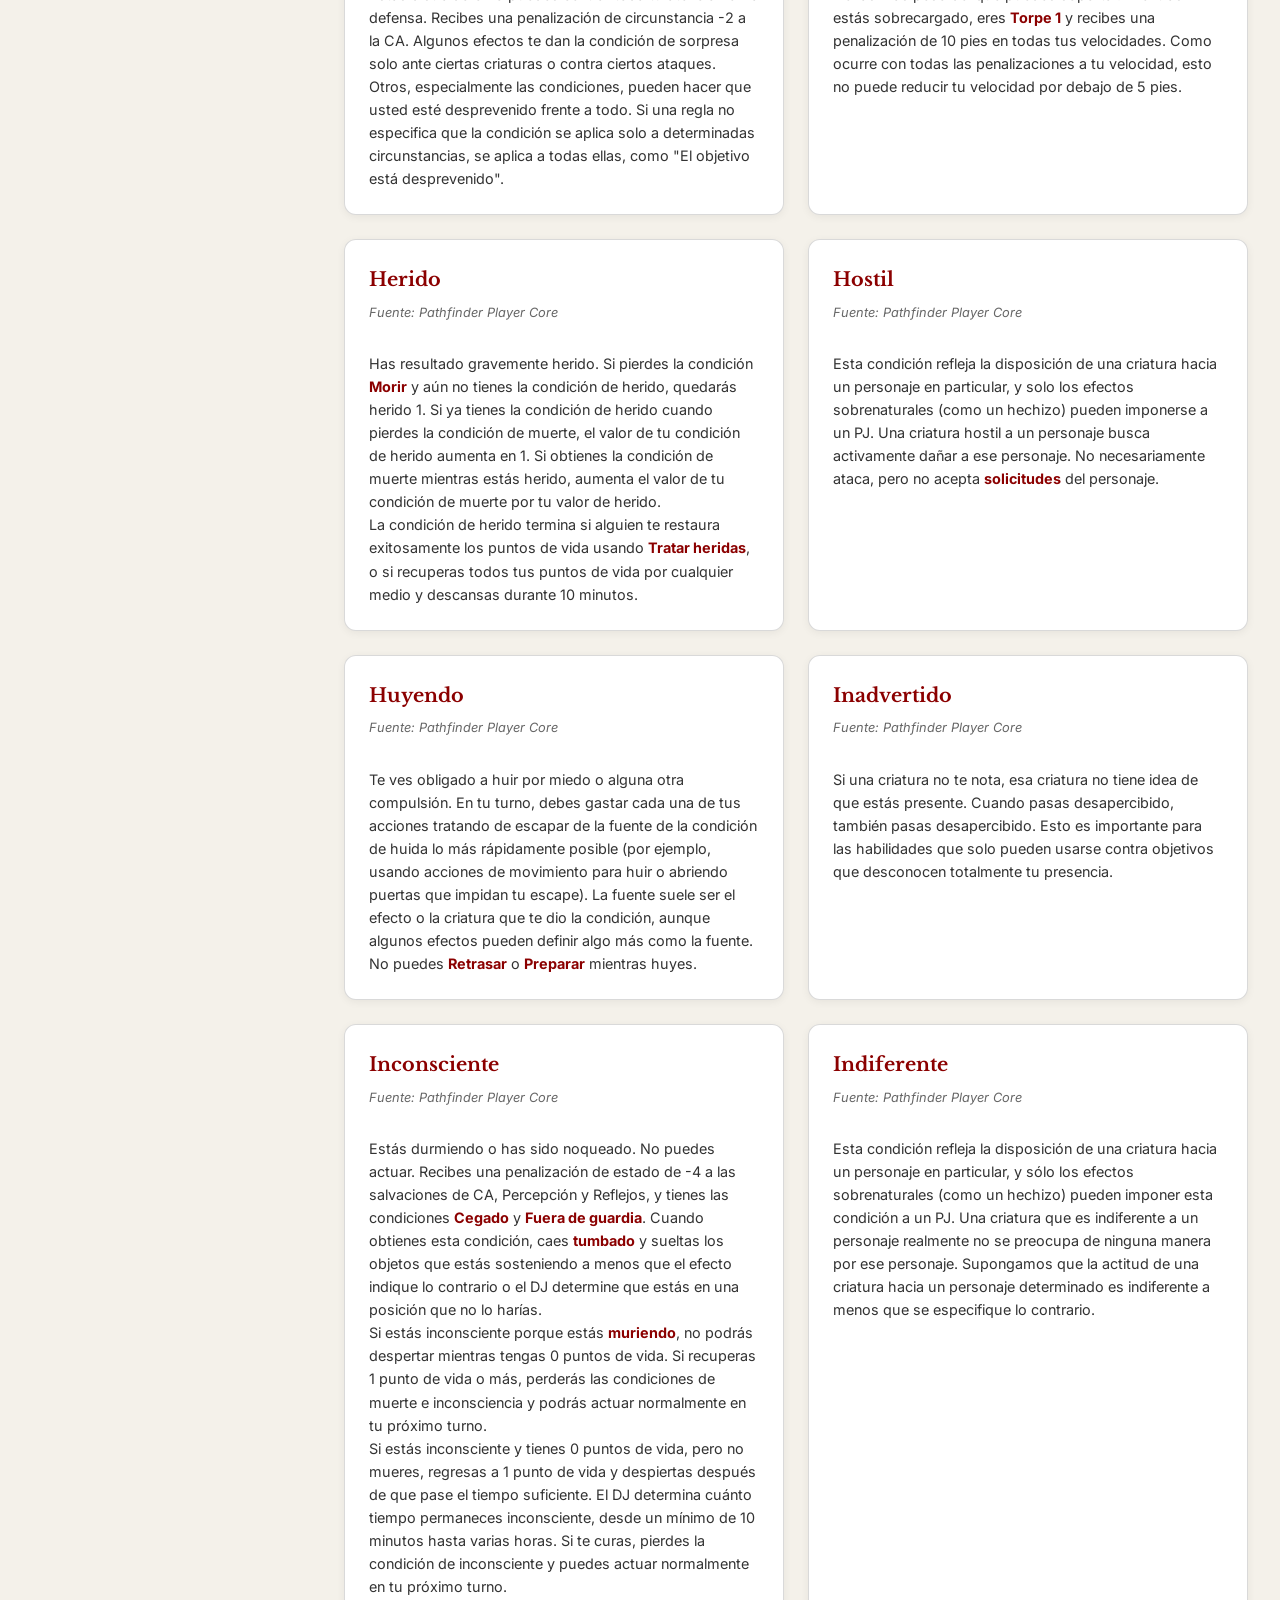
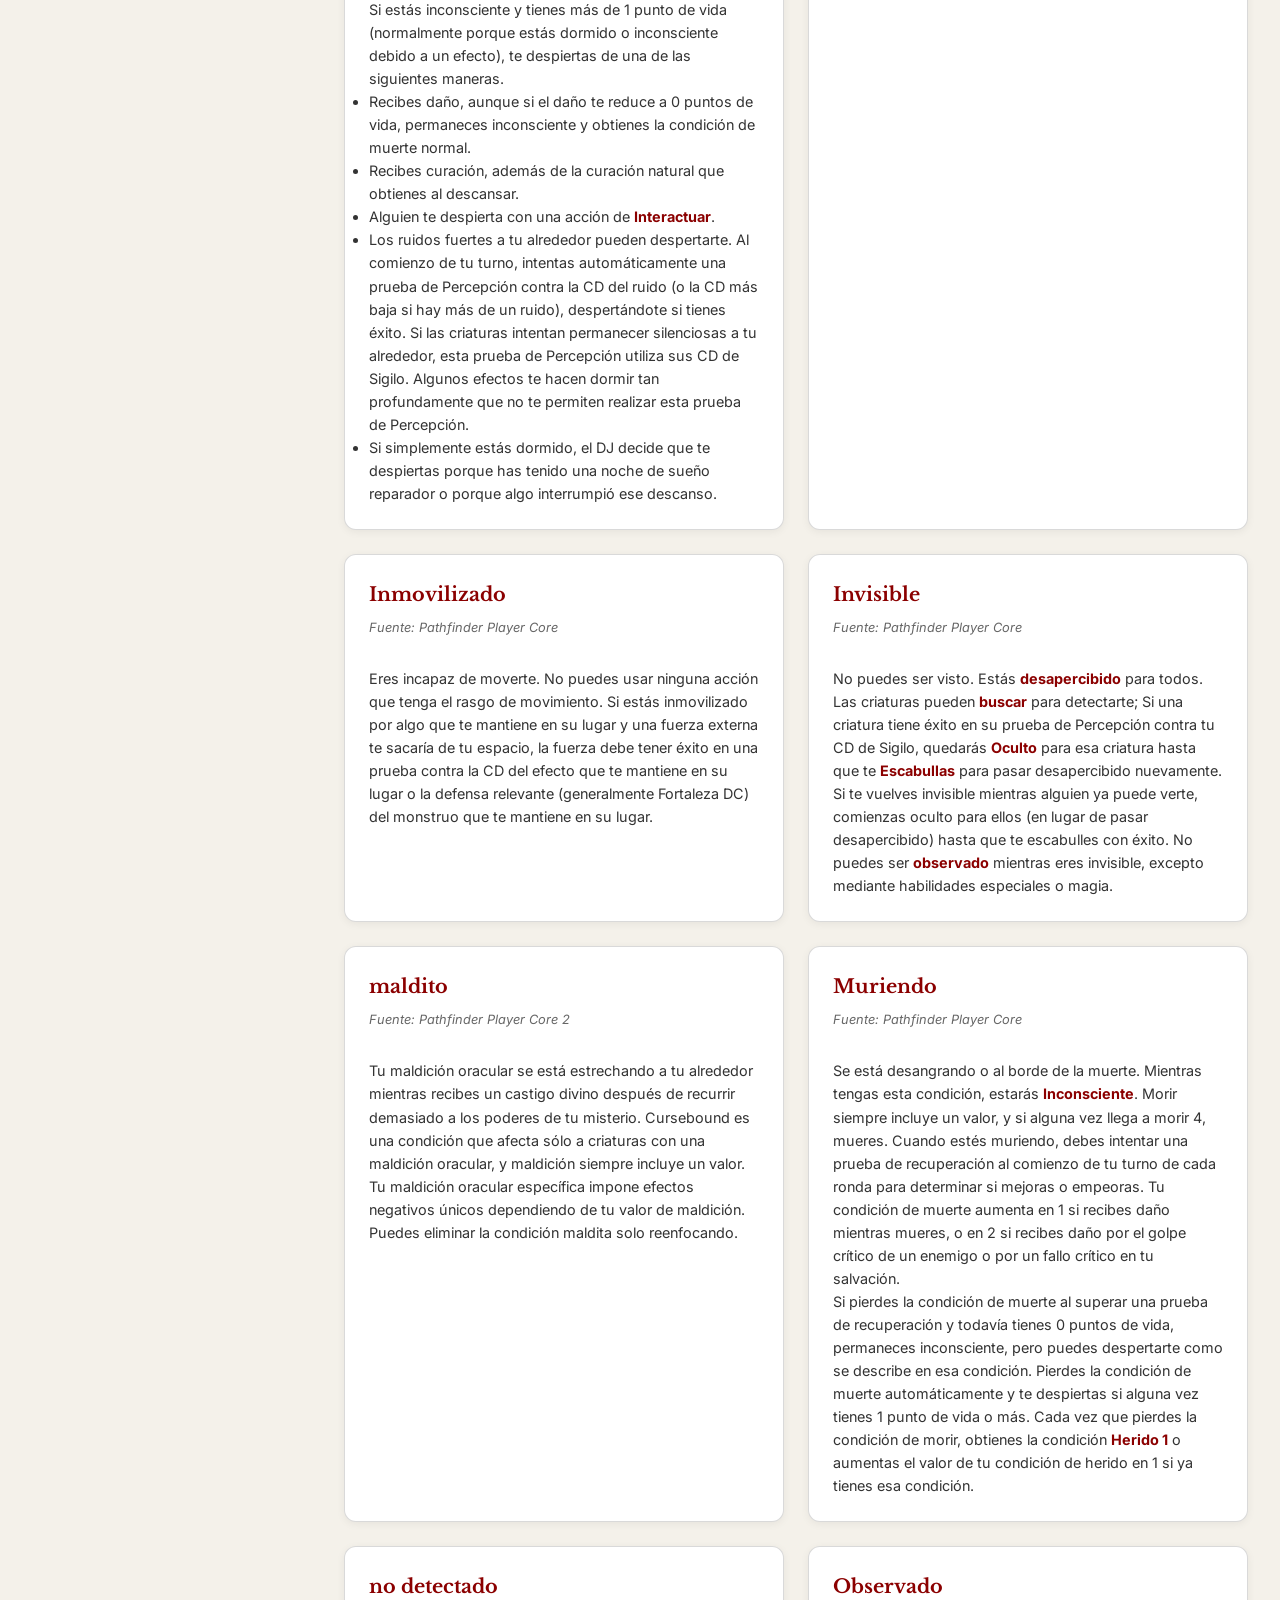
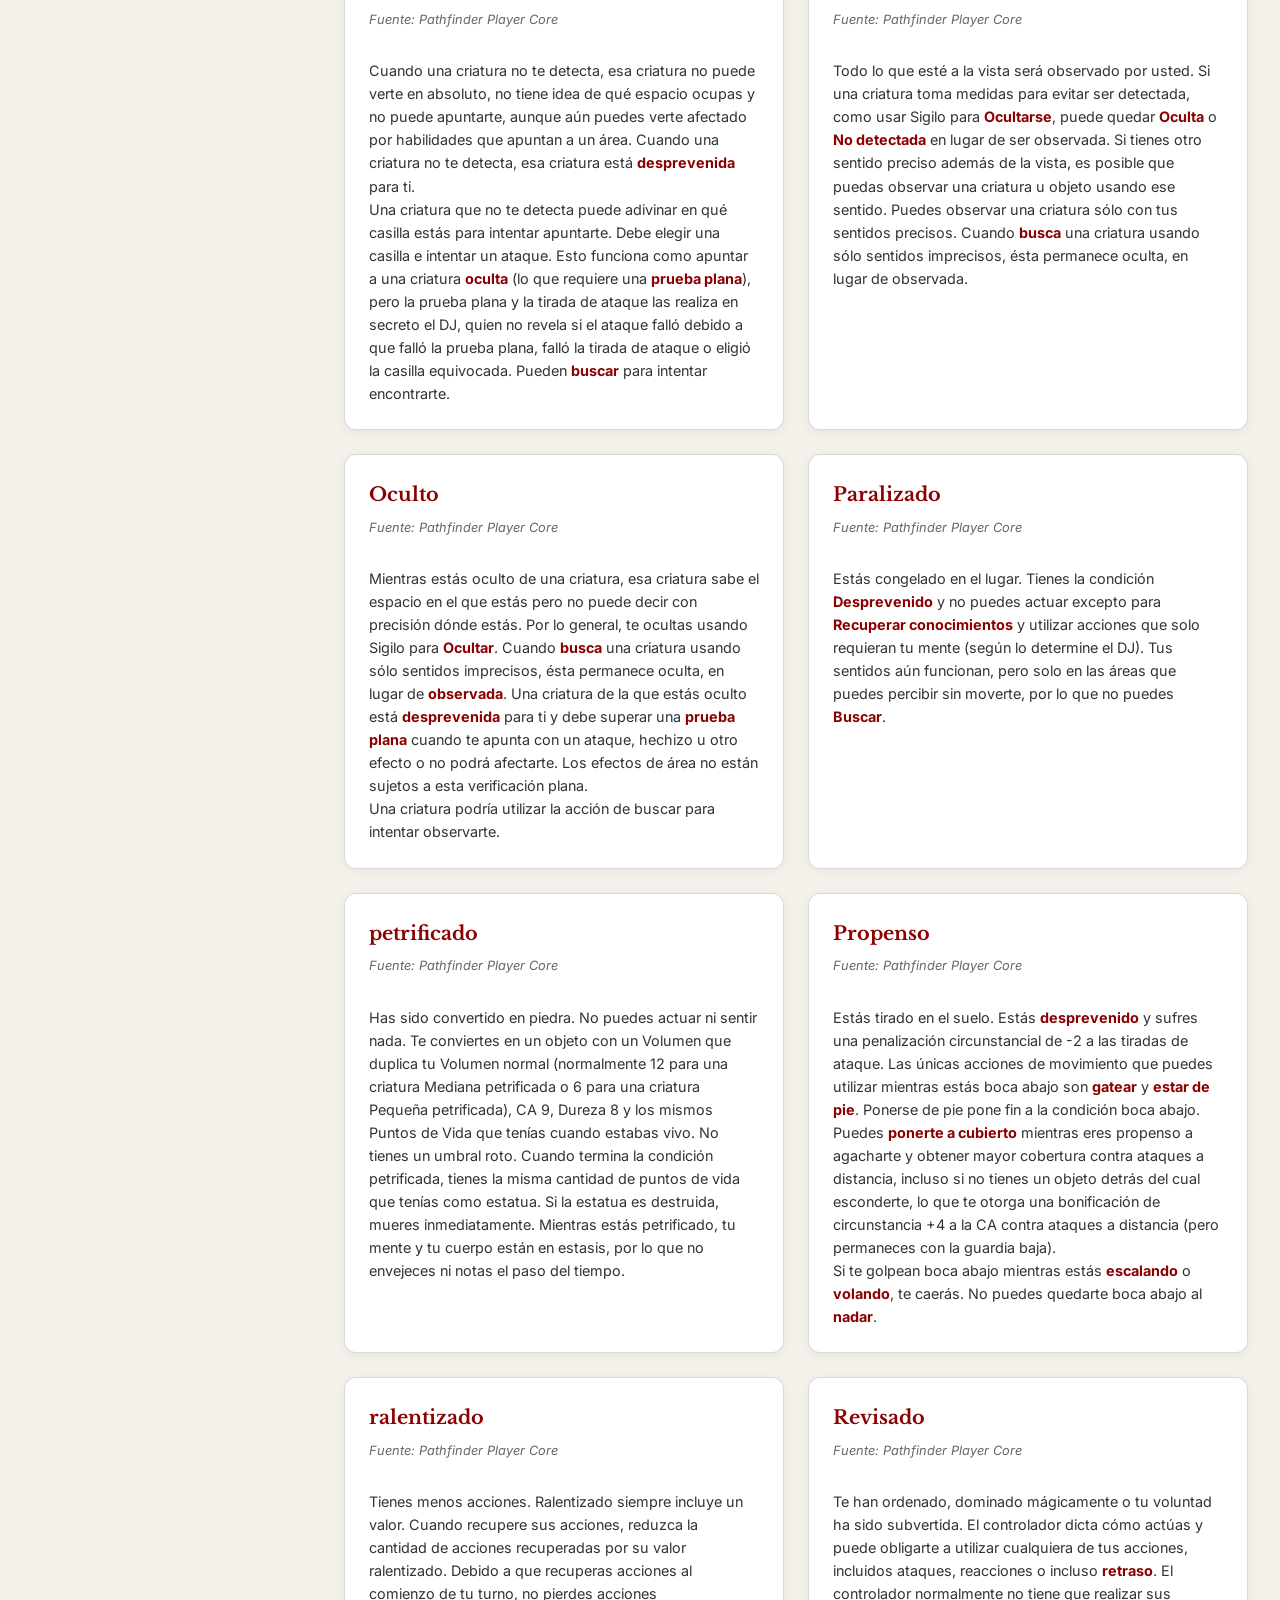
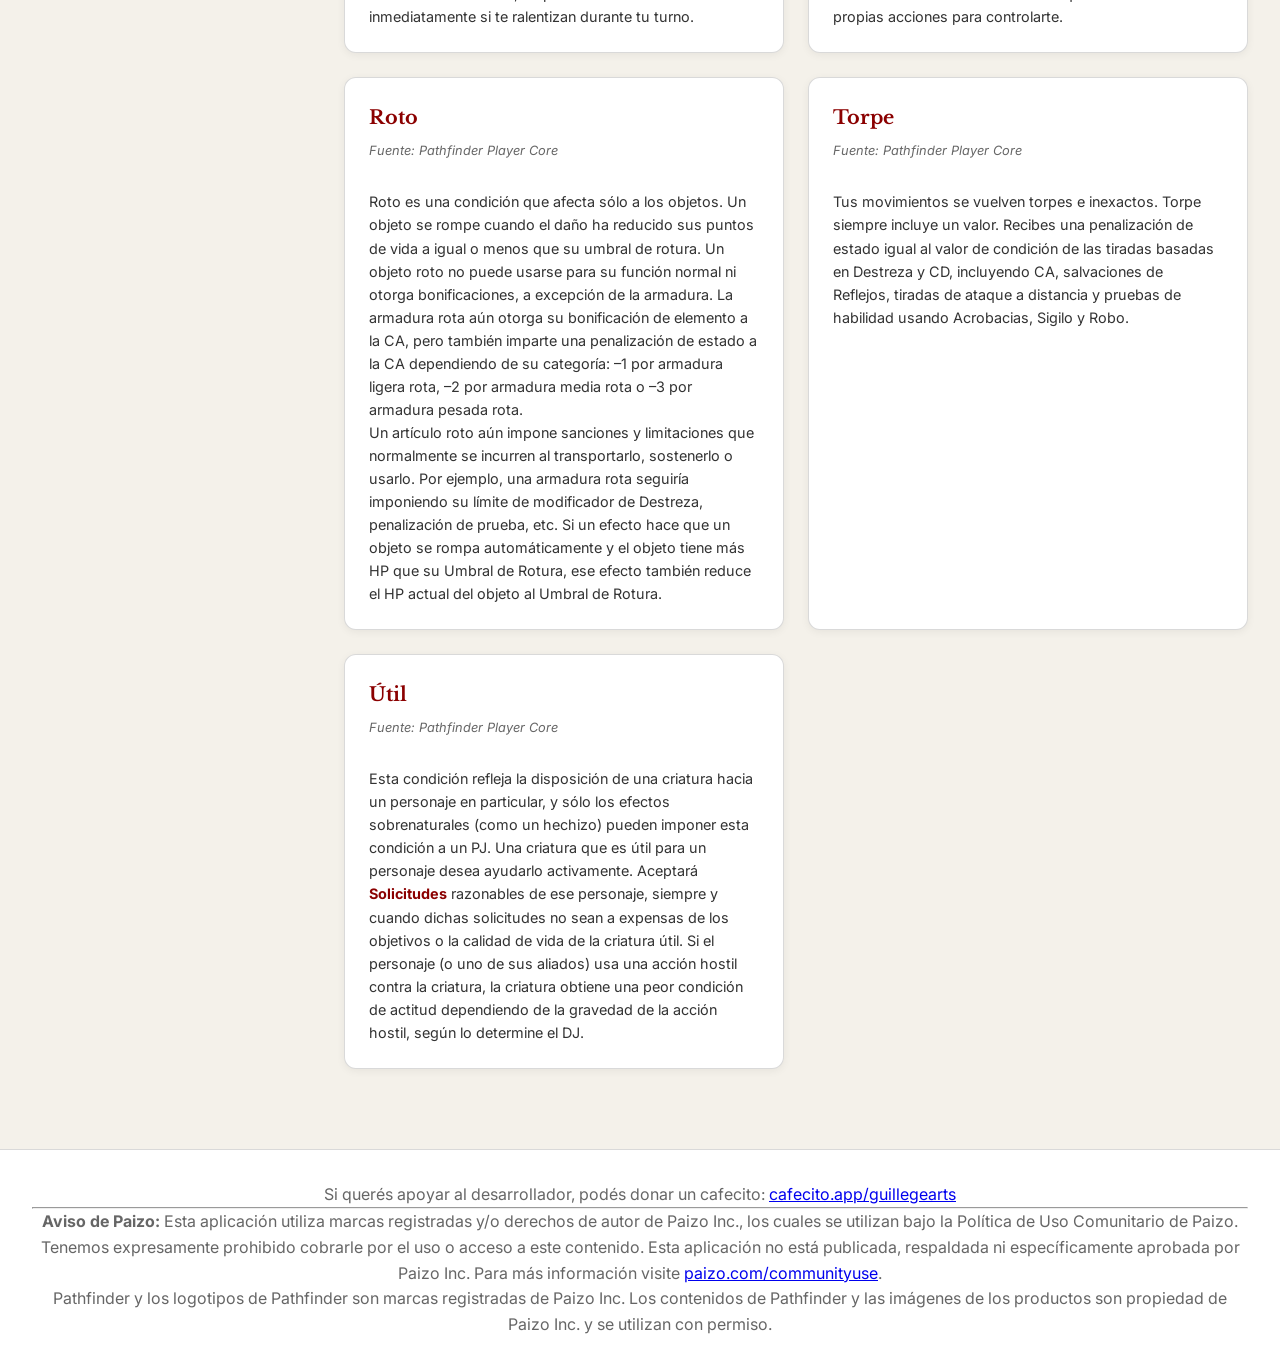
<file: conditions/index.html>
<!DOCTYPE html>
<html lang="es" data-theme="pf2e">
<head>
    <meta charset="UTF-8">
    <meta name="viewport" content="width=device-width, initial-scale=1.0">
    <title id="page-title">Almacén de Estados PF2e</title>
    <link rel="preconnect" href="https://fonts.googleapis.com">
    <link rel="preconnect" href="https://fonts.gstatic.com" crossorigin>
    <link href="https://fonts.googleapis.com/css2?family=Libre+Baskerville:wght@400;700&family=Inter:wght@400;500;600&display=swap" rel="stylesheet">
    <link rel="stylesheet" href="style.css">
</head>
<body>
    <header class="app-header">
        <div class="header-content">
            <div class="header-titles">
                <h1 id="main-title">Almacén de Estados PF2e</h1>
                <div class="version-badges">
                    <span class="badge app-v" id="app-version">v1.0.0</span>
                    <span class="badge data-v" id="data-version">Data: 2024.05.04</span>
                </div>
            </div>
            <div class="header-controls">
                <div class="search-container">
                    <input type="text" id="search-input" placeholder="Buscar estados..." autocomplete="off">
                </div>
                <button id="toggle-sidebar" class="theme-select toggle-btn" title="Mostrar/Ocultar Filtros">
                    <span class="icon">☰</span>
                </button>
                <select id="language-selector" class="theme-select">
                    <option value="en">English</option>
                    <option value="es" selected>Español</option>
                </select>
                <select id="theme-selector" class="theme-select">
                    <option value="pf2e">PF2e Theme</option>
                    <option value="light">Light Theme</option>
                    <option value="dark">Dark Theme</option>
                </select>
            </div>
        </div>
    </header>

    <main class="app-main">
        <aside class="sidebar">
            <div class="filter-section">
                <h3 id="ui-filters-title">Filtros</h3>
                <button id="clear-filters" class="clear-btn">Limpiar</button>
            </div>
            
            <div class="filter-group">
                <h4 id="ui-group">Grupo</h4>
                <div id="group-filters" class="checkbox-group">
                    <!-- Dynamic -->
                </div>
            </div>

            <div class="filter-group trait-filter-group">
                <h4 id="ui-specific-trait">Rasgos</h4>
                <input type="text" id="trait-search-input" placeholder="Buscar rasgo..." class="styled-input">
                <div id="traits-list" class="traits-scroll-list">
                    <!-- Trait items injected here -->
                </div>
            </div>
        </aside>

        <section class="content-area">
            <div class="results-header">
                <span id="results-count">Cargando estados...</span>
            </div>
            <div id="conditions-grid" class="conditions-grid">
                <!-- Condition cards will be injected here -->
            </div>
        </section>
    </main>

    <footer class="app-footer">
        <div class="footer-content">
            <p>Si querés apoyar al desarrollador, podés donar un cafecito: <a href="https://cafecito.app/guillegearts" target="_blank" class="cafecito-link">cafecito.app/guillegearts</a></p>
            <hr class="footer-divider" />
            <div class="legal-notice">
                <p><strong>Aviso de Paizo:</strong> Esta aplicación utiliza marcas registradas y/o derechos de autor de Paizo Inc., los cuales se utilizan bajo la Política de Uso Comunitario de Paizo. Tenemos expresamente prohibido cobrarle por el uso o acceso a este contenido. Esta aplicación no está publicada, respaldada ni específicamente aprobada por Paizo Inc. Para más información visite <a href="http://paizo.com/communityuse" target="_blank">paizo.com/communityuse</a>.</p>
                <p>Pathfinder y los logotipos de Pathfinder son marcas registradas de Paizo Inc. Los contenidos de Pathfinder y las imágenes de los productos son propiedad de Paizo Inc. y se utilizan con permiso.</p>
            </div>
        </div>
    </footer>

    <script src="app.js"></script>
</body>
</html>
</file>
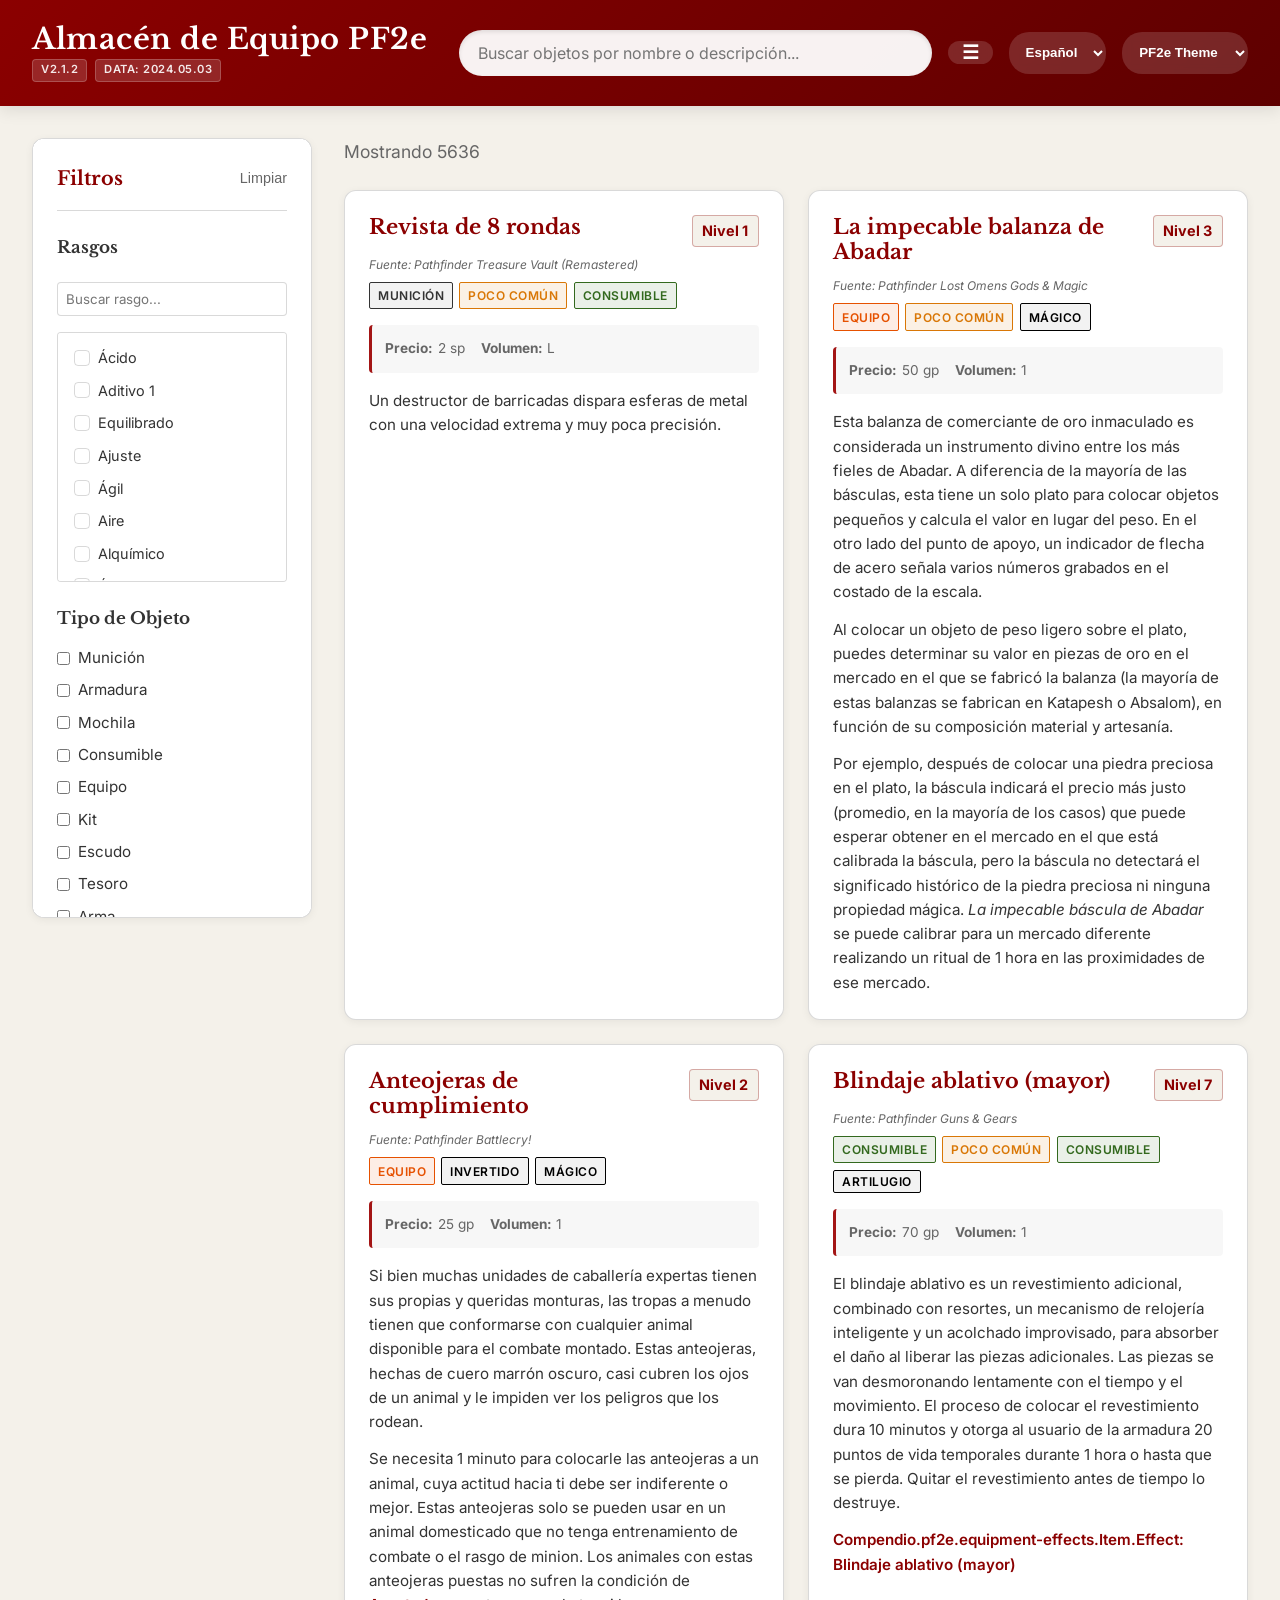
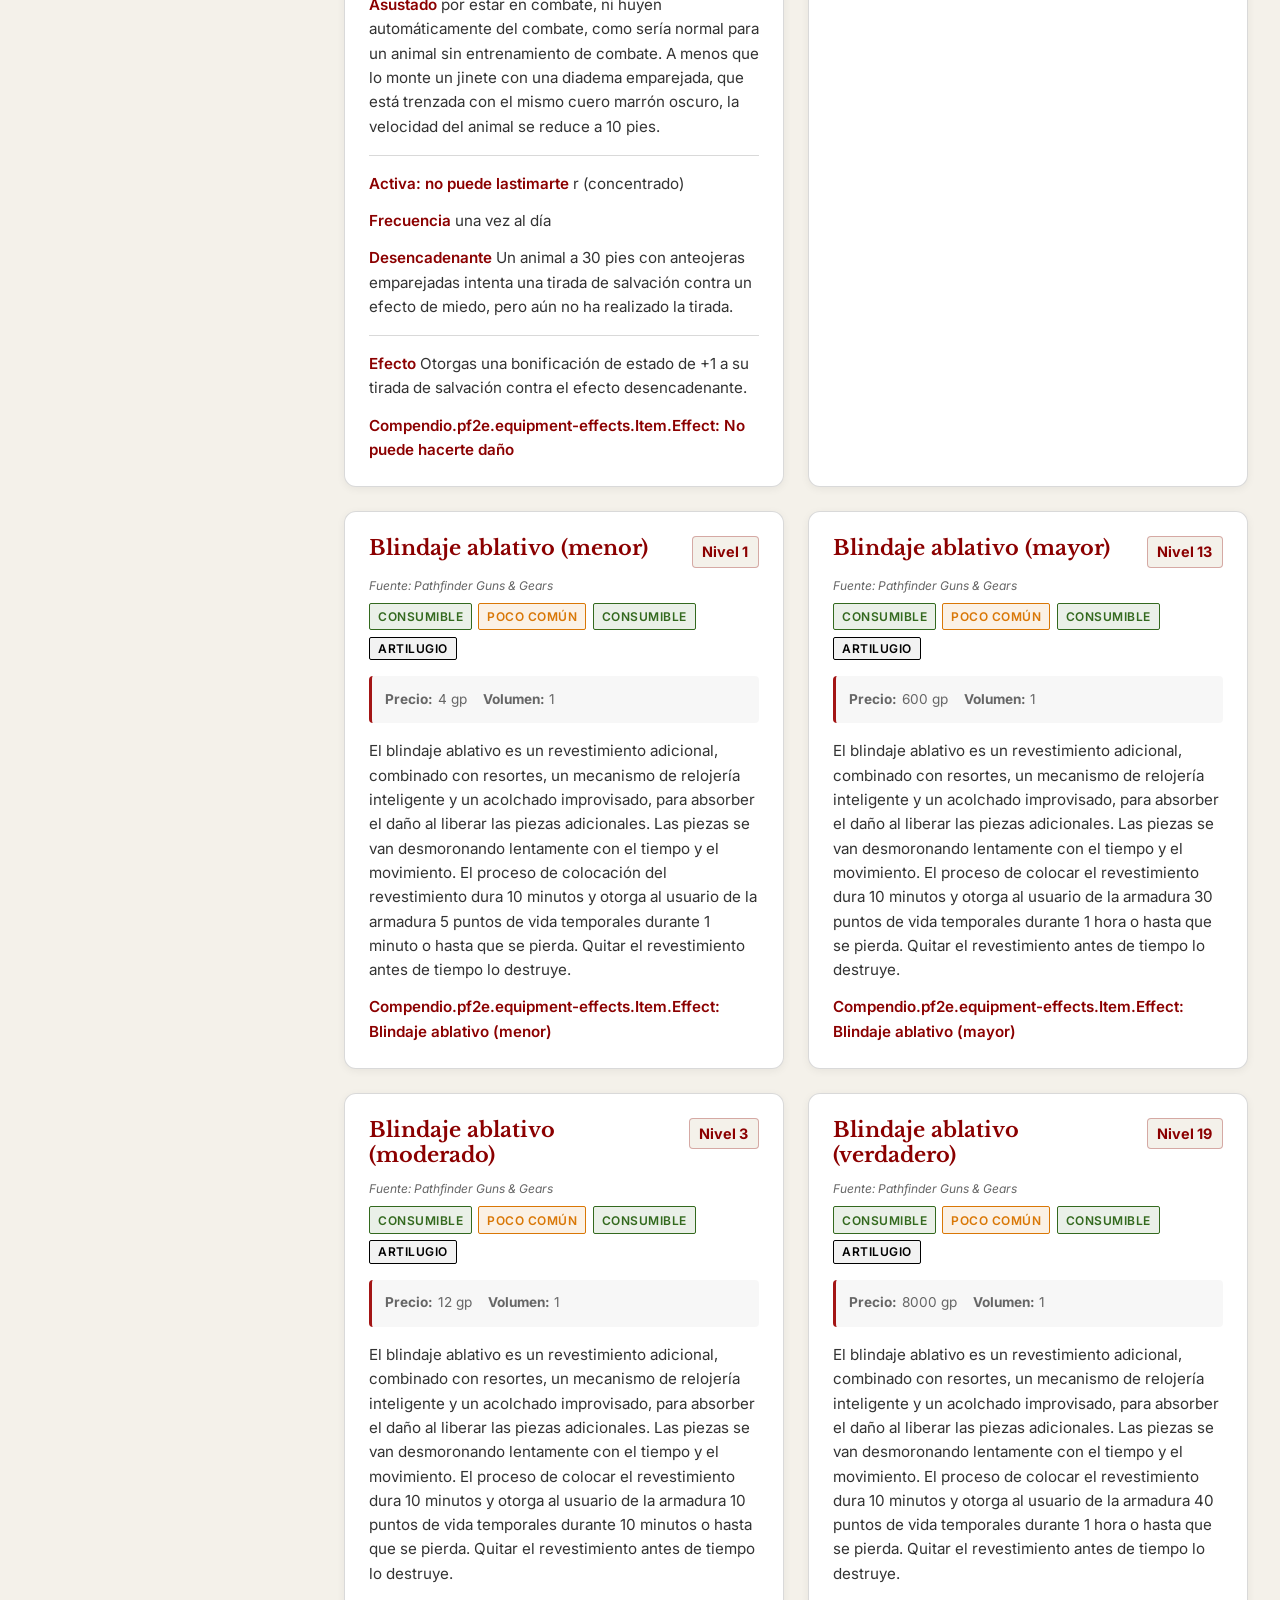
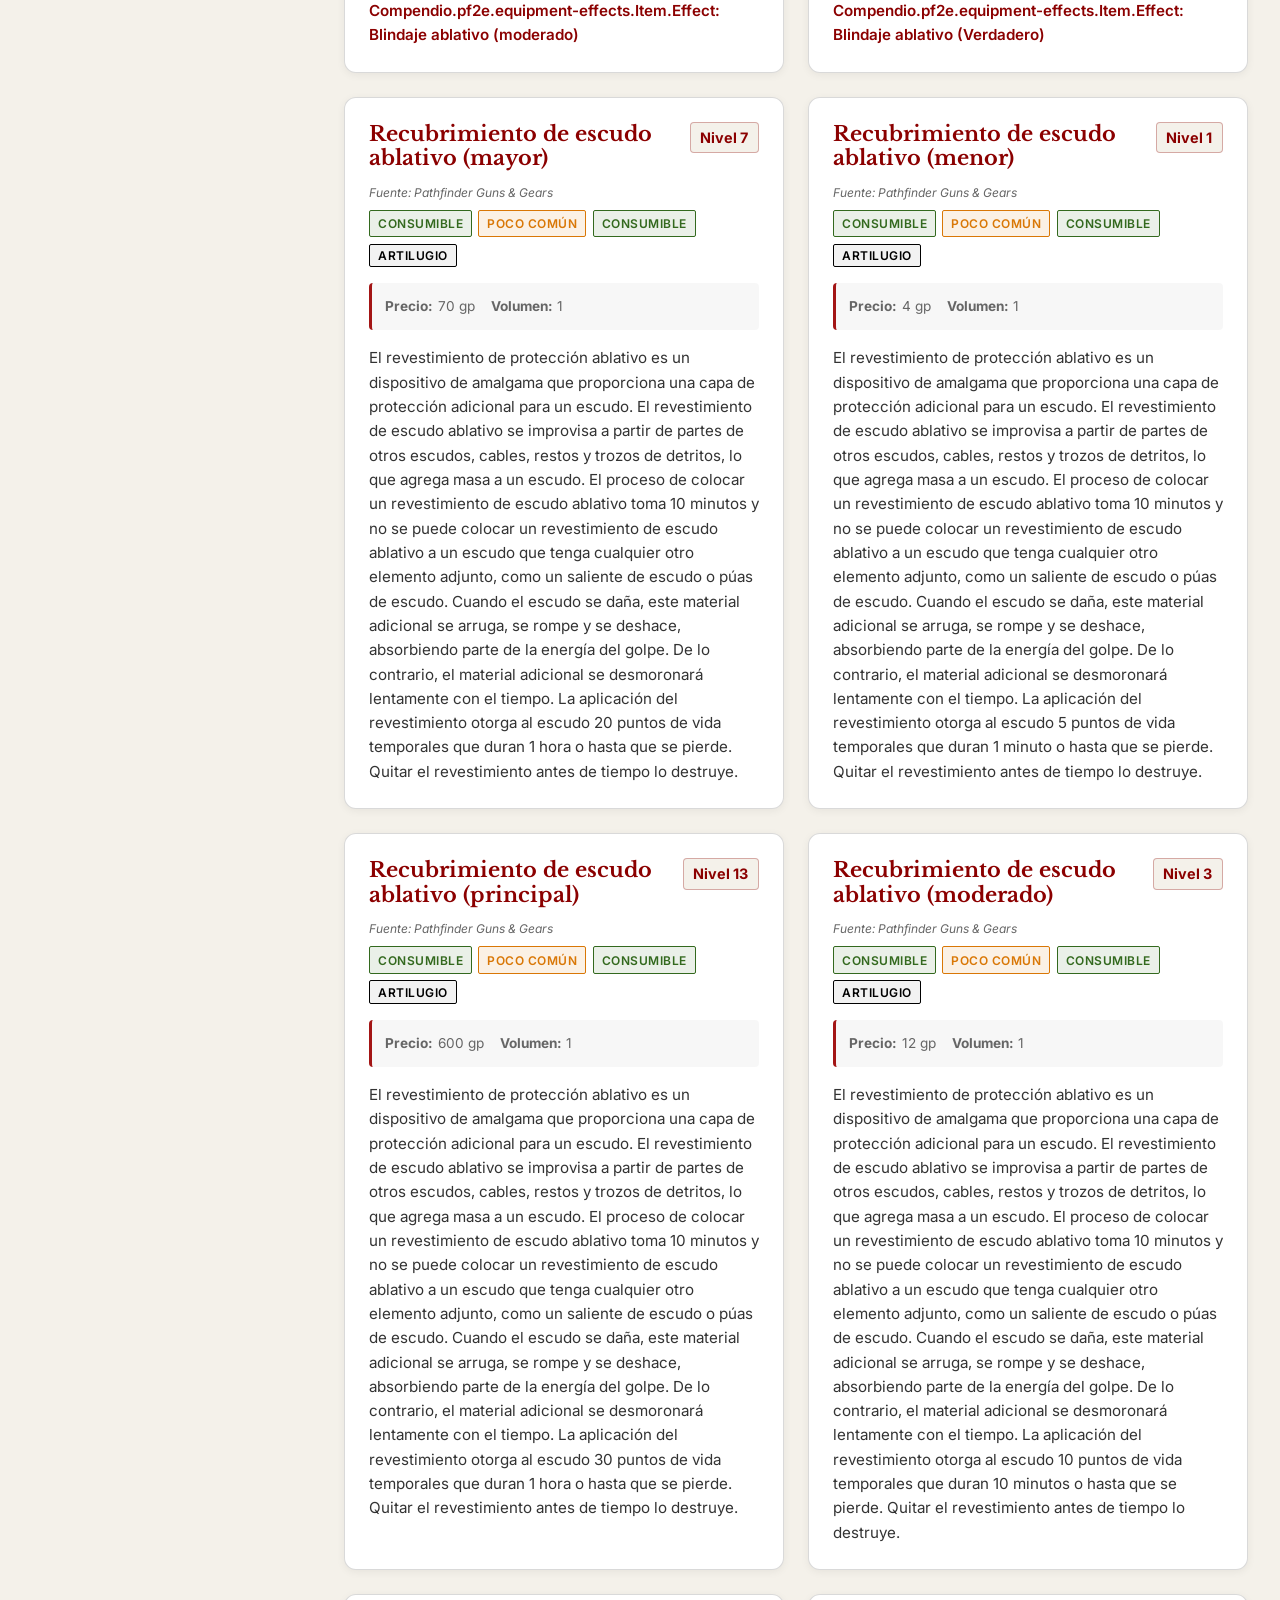
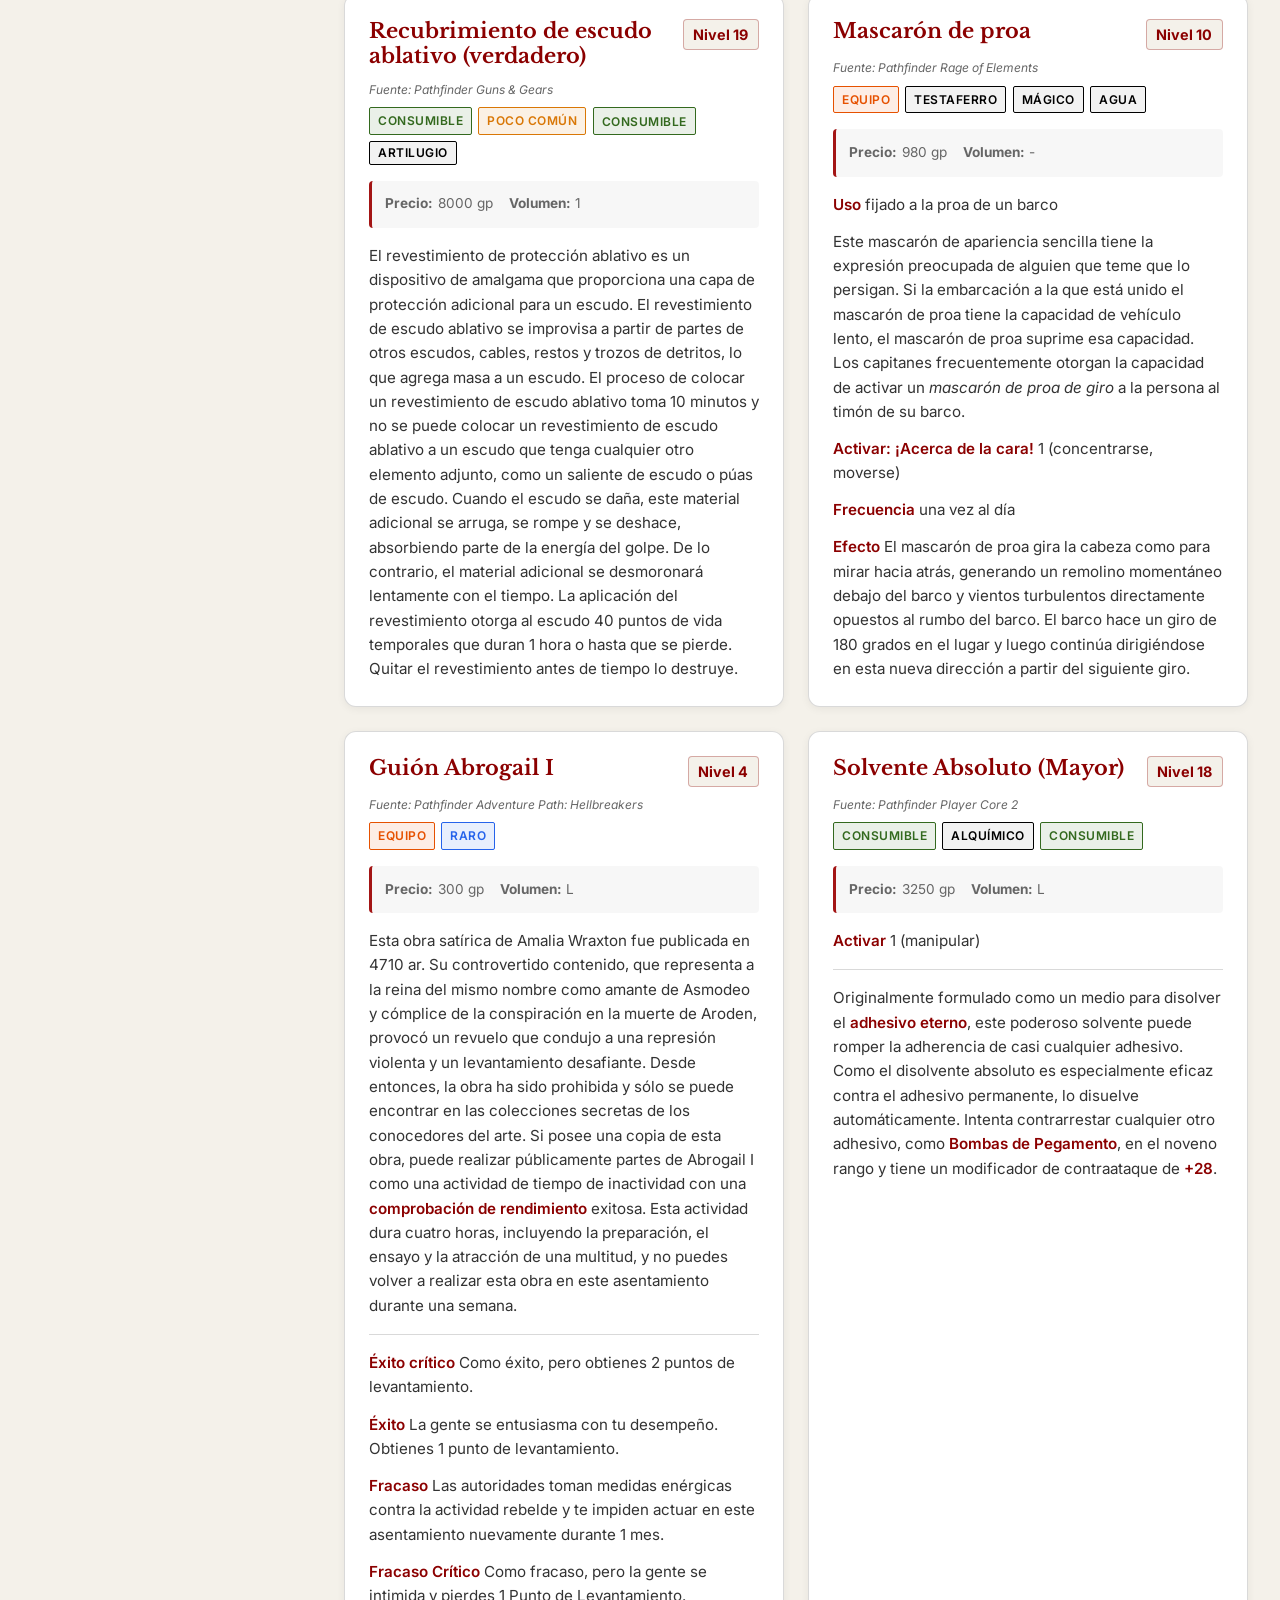
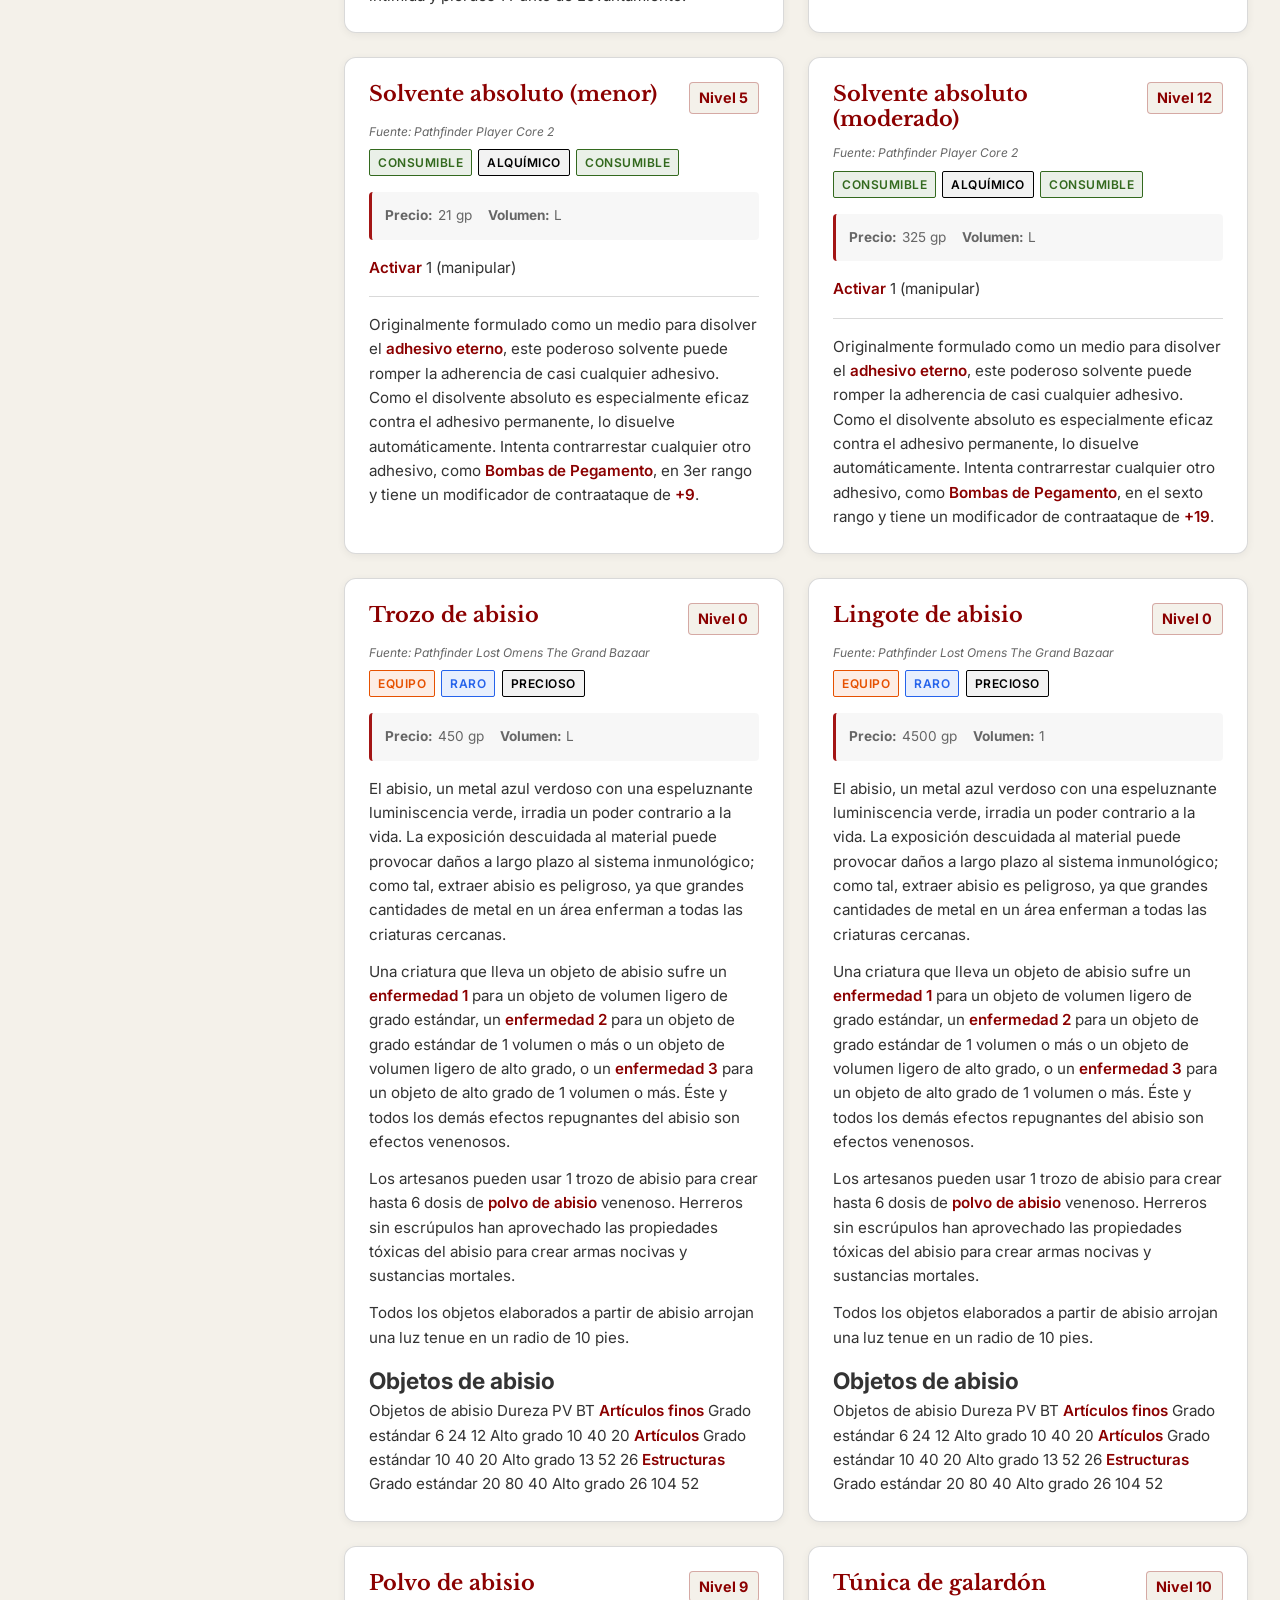
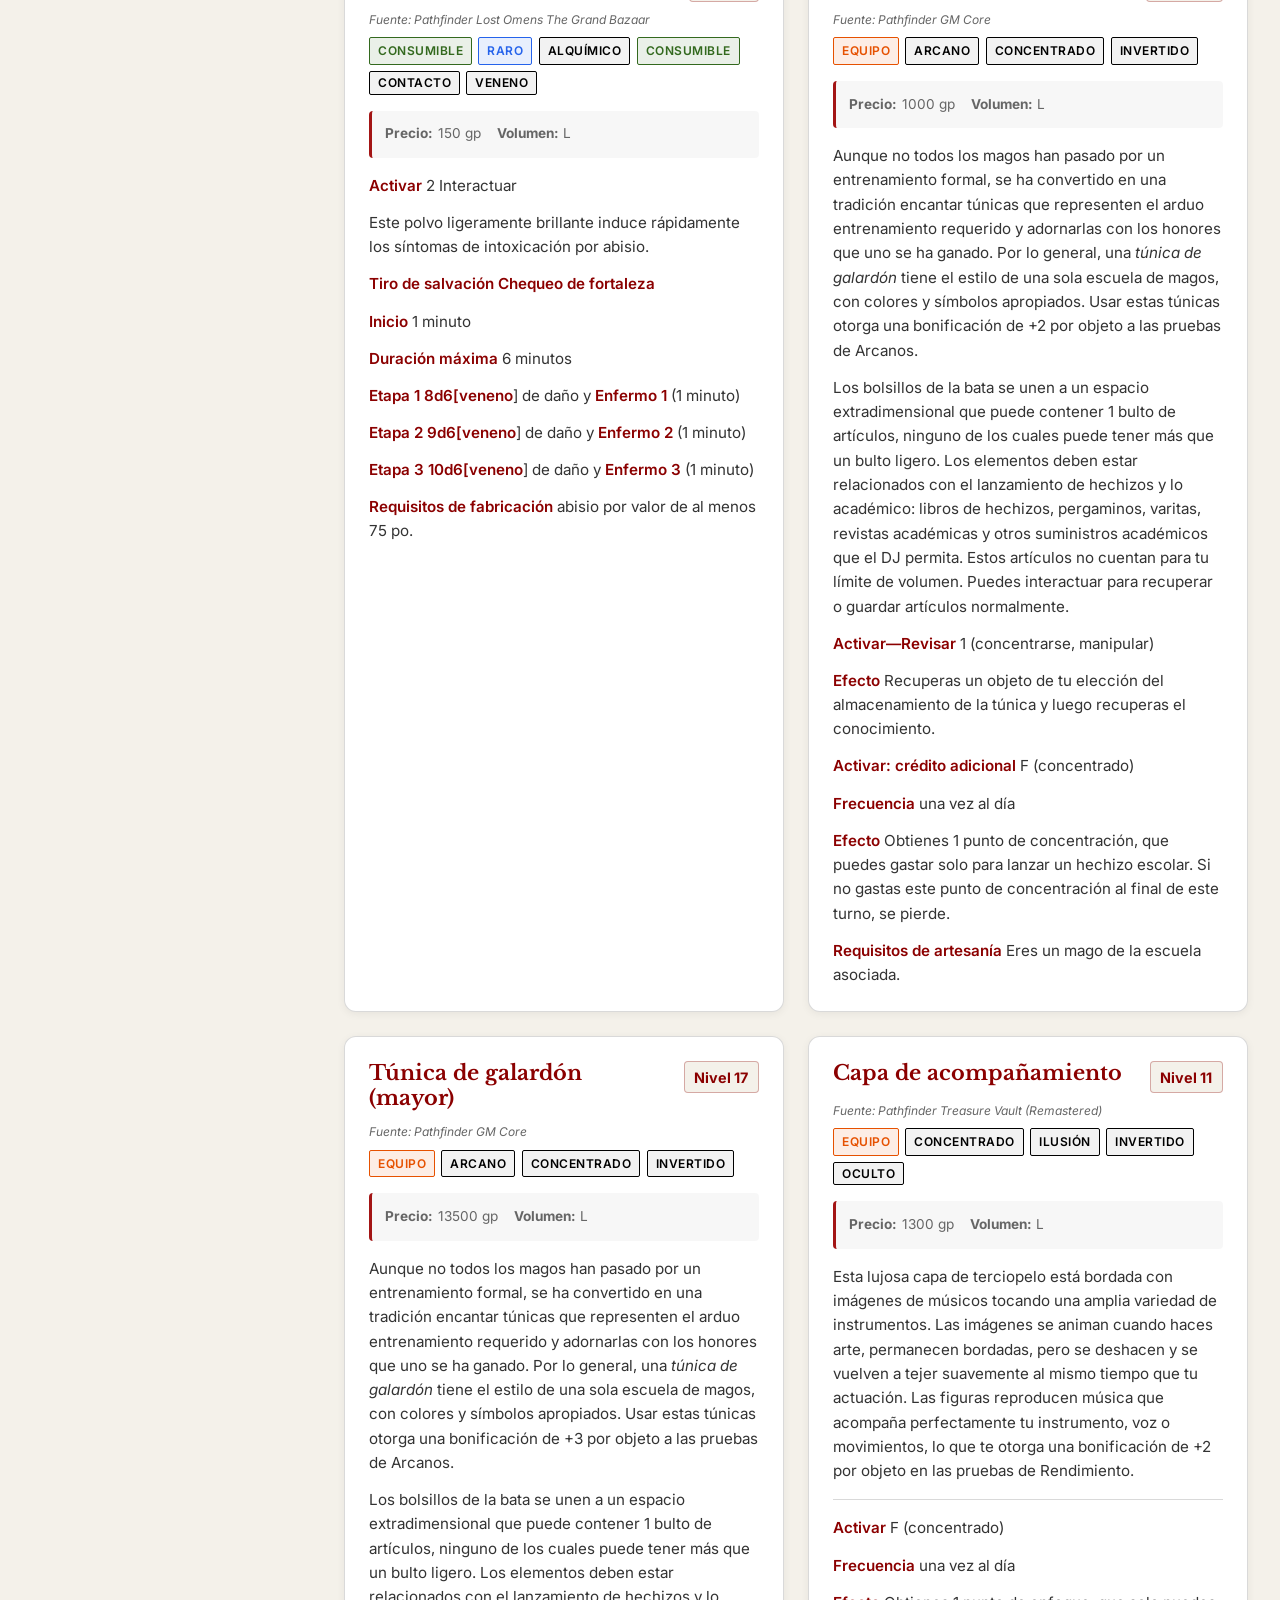
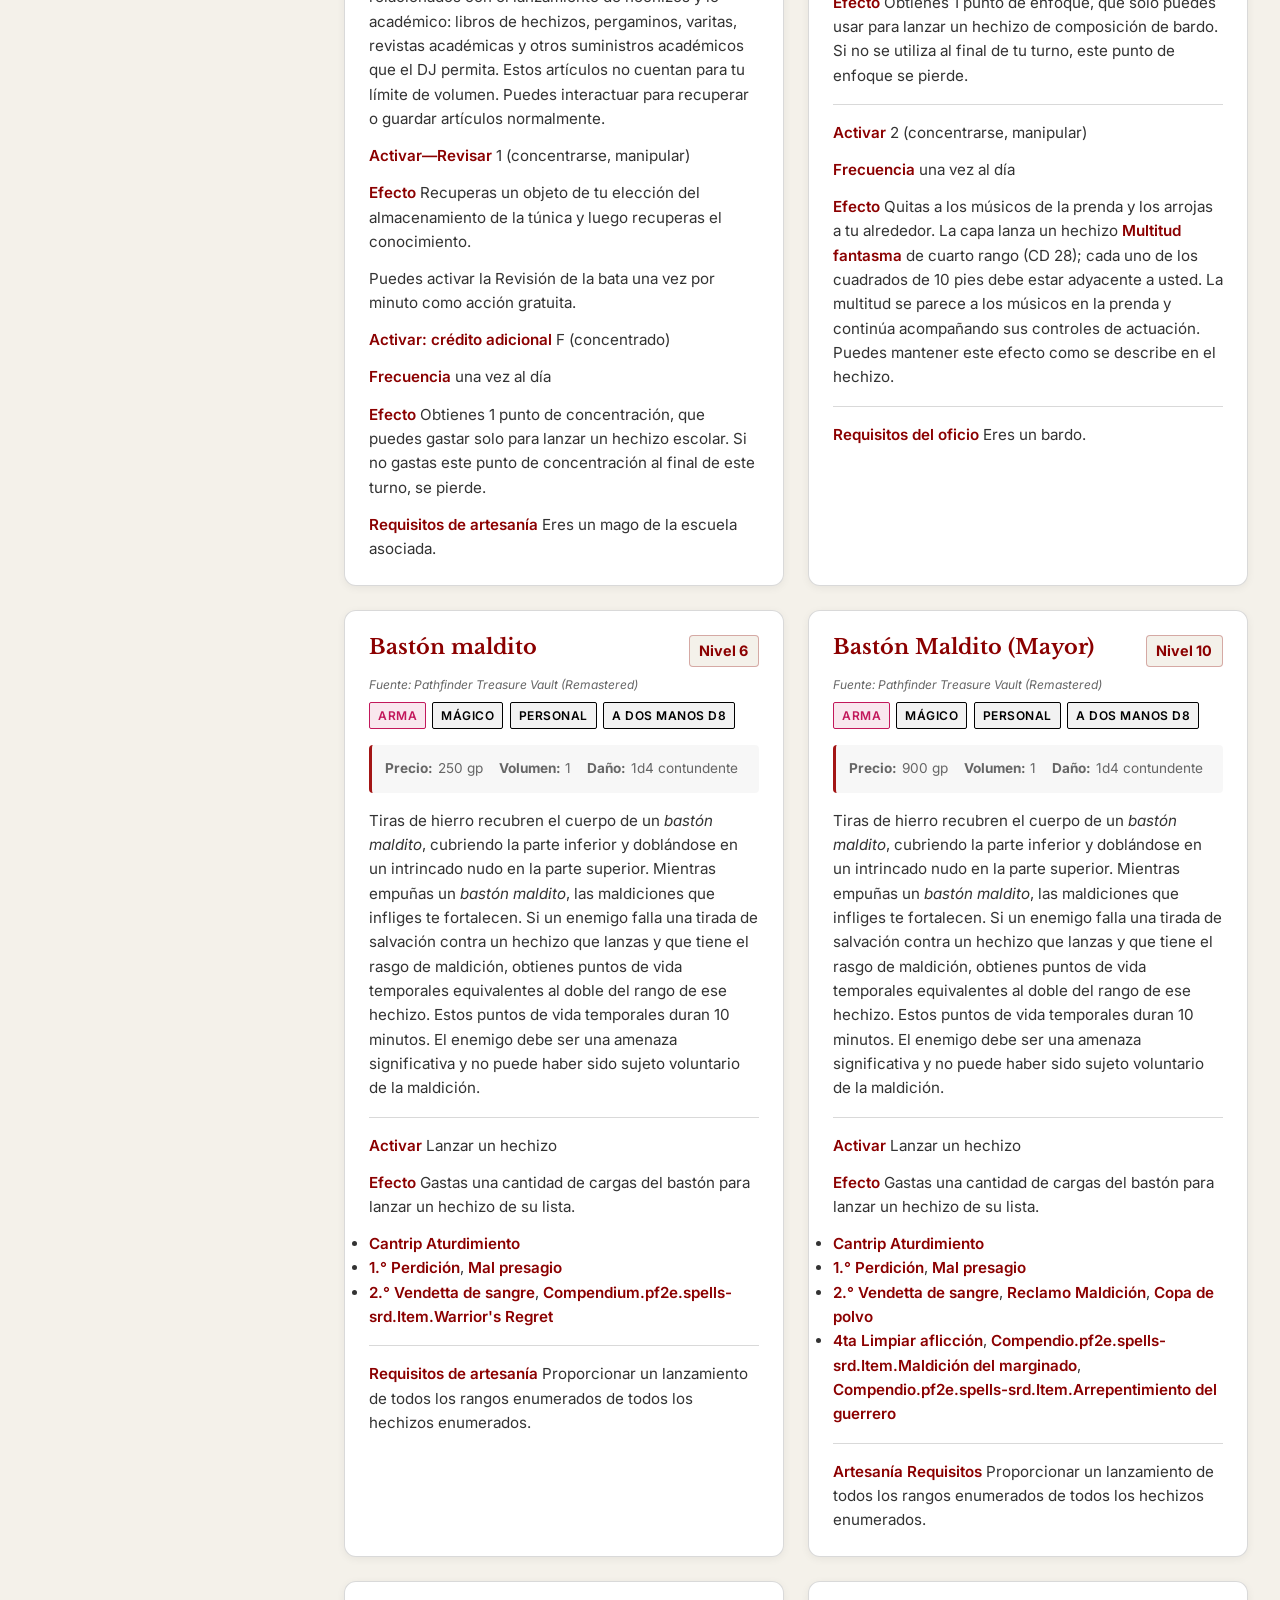
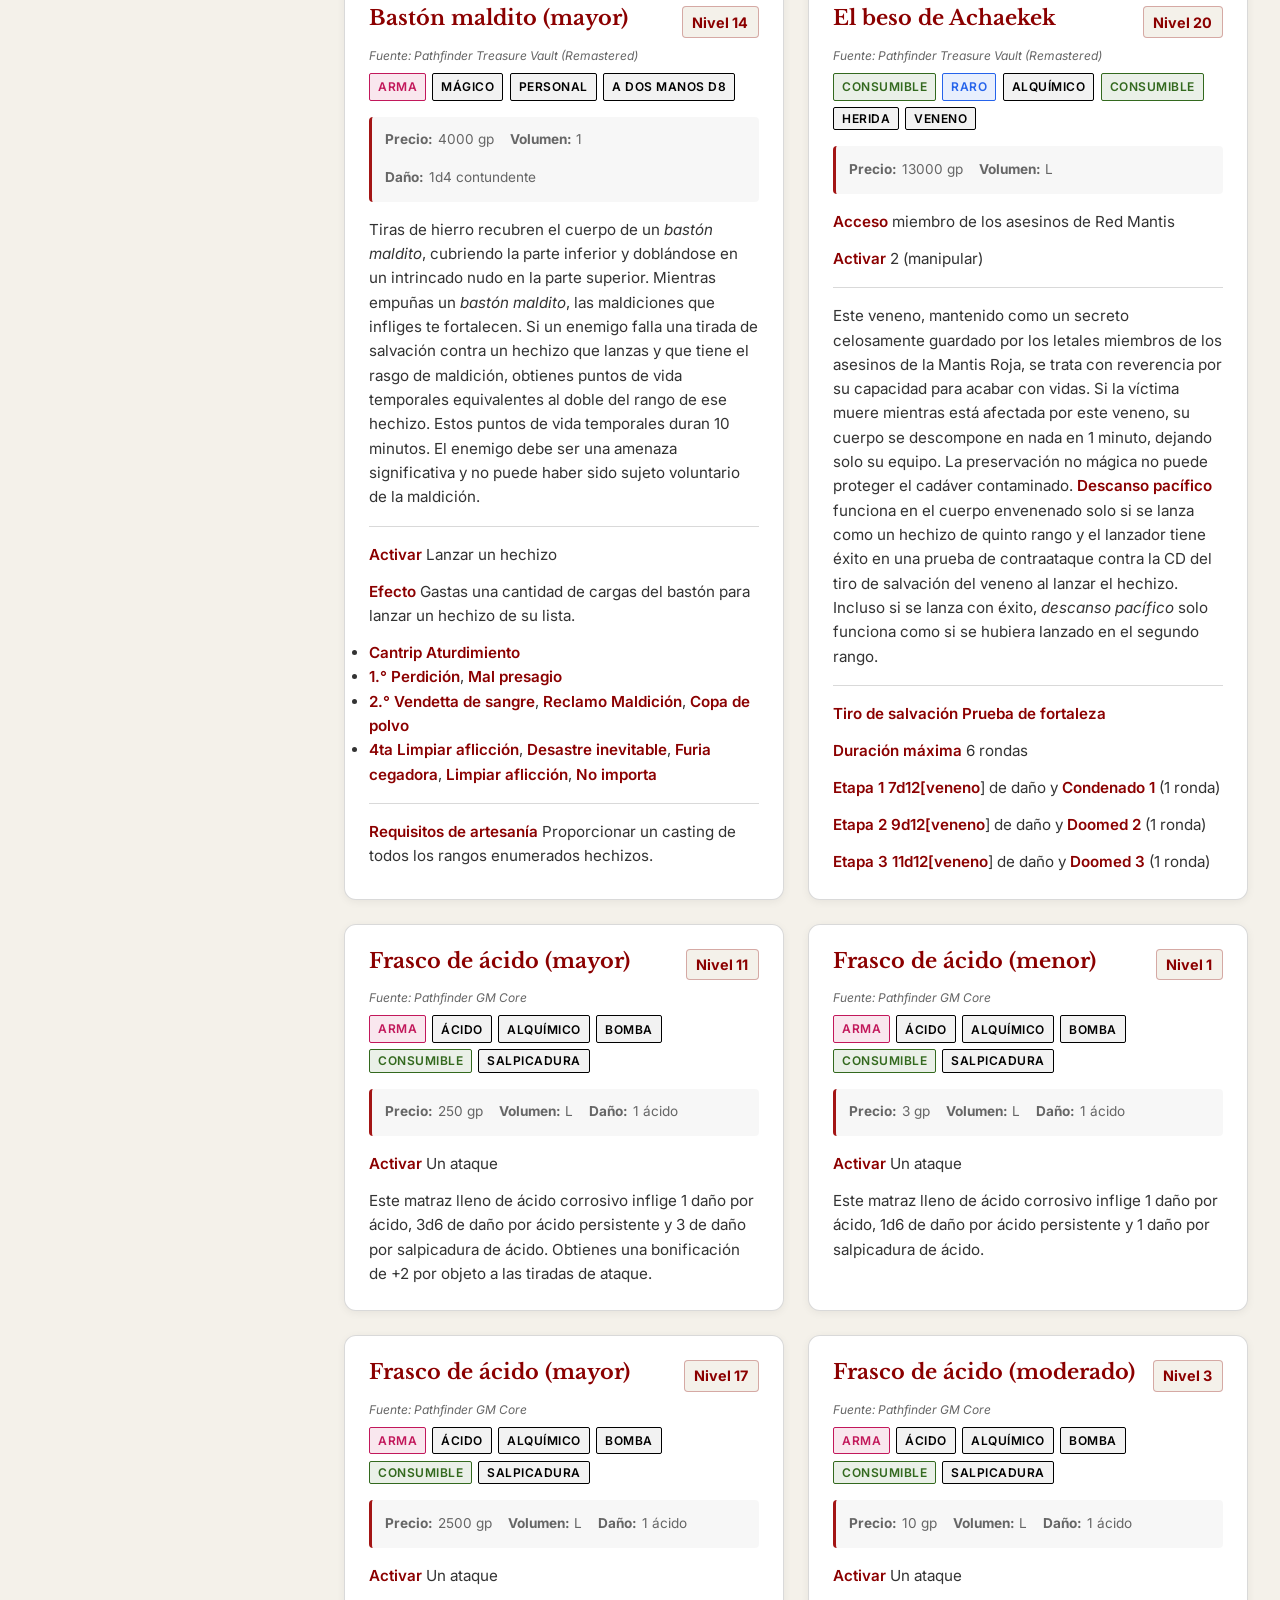
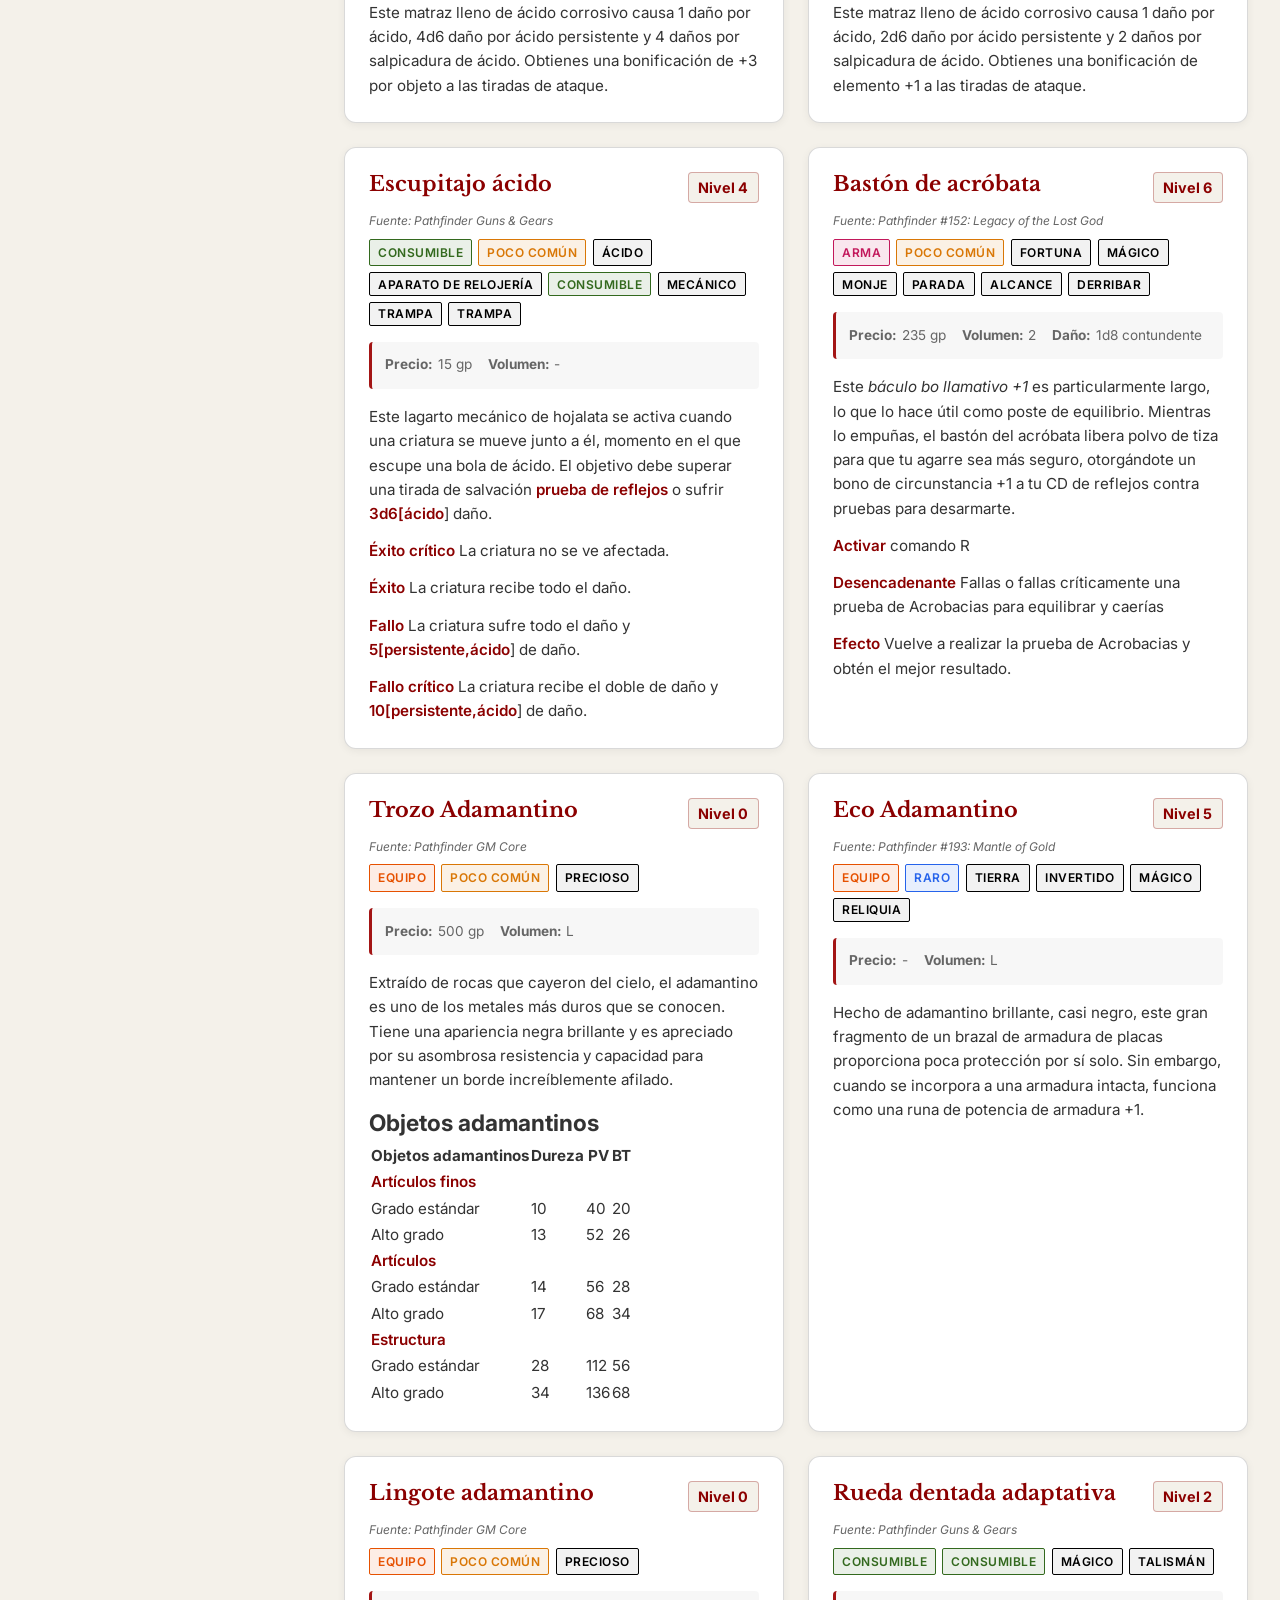
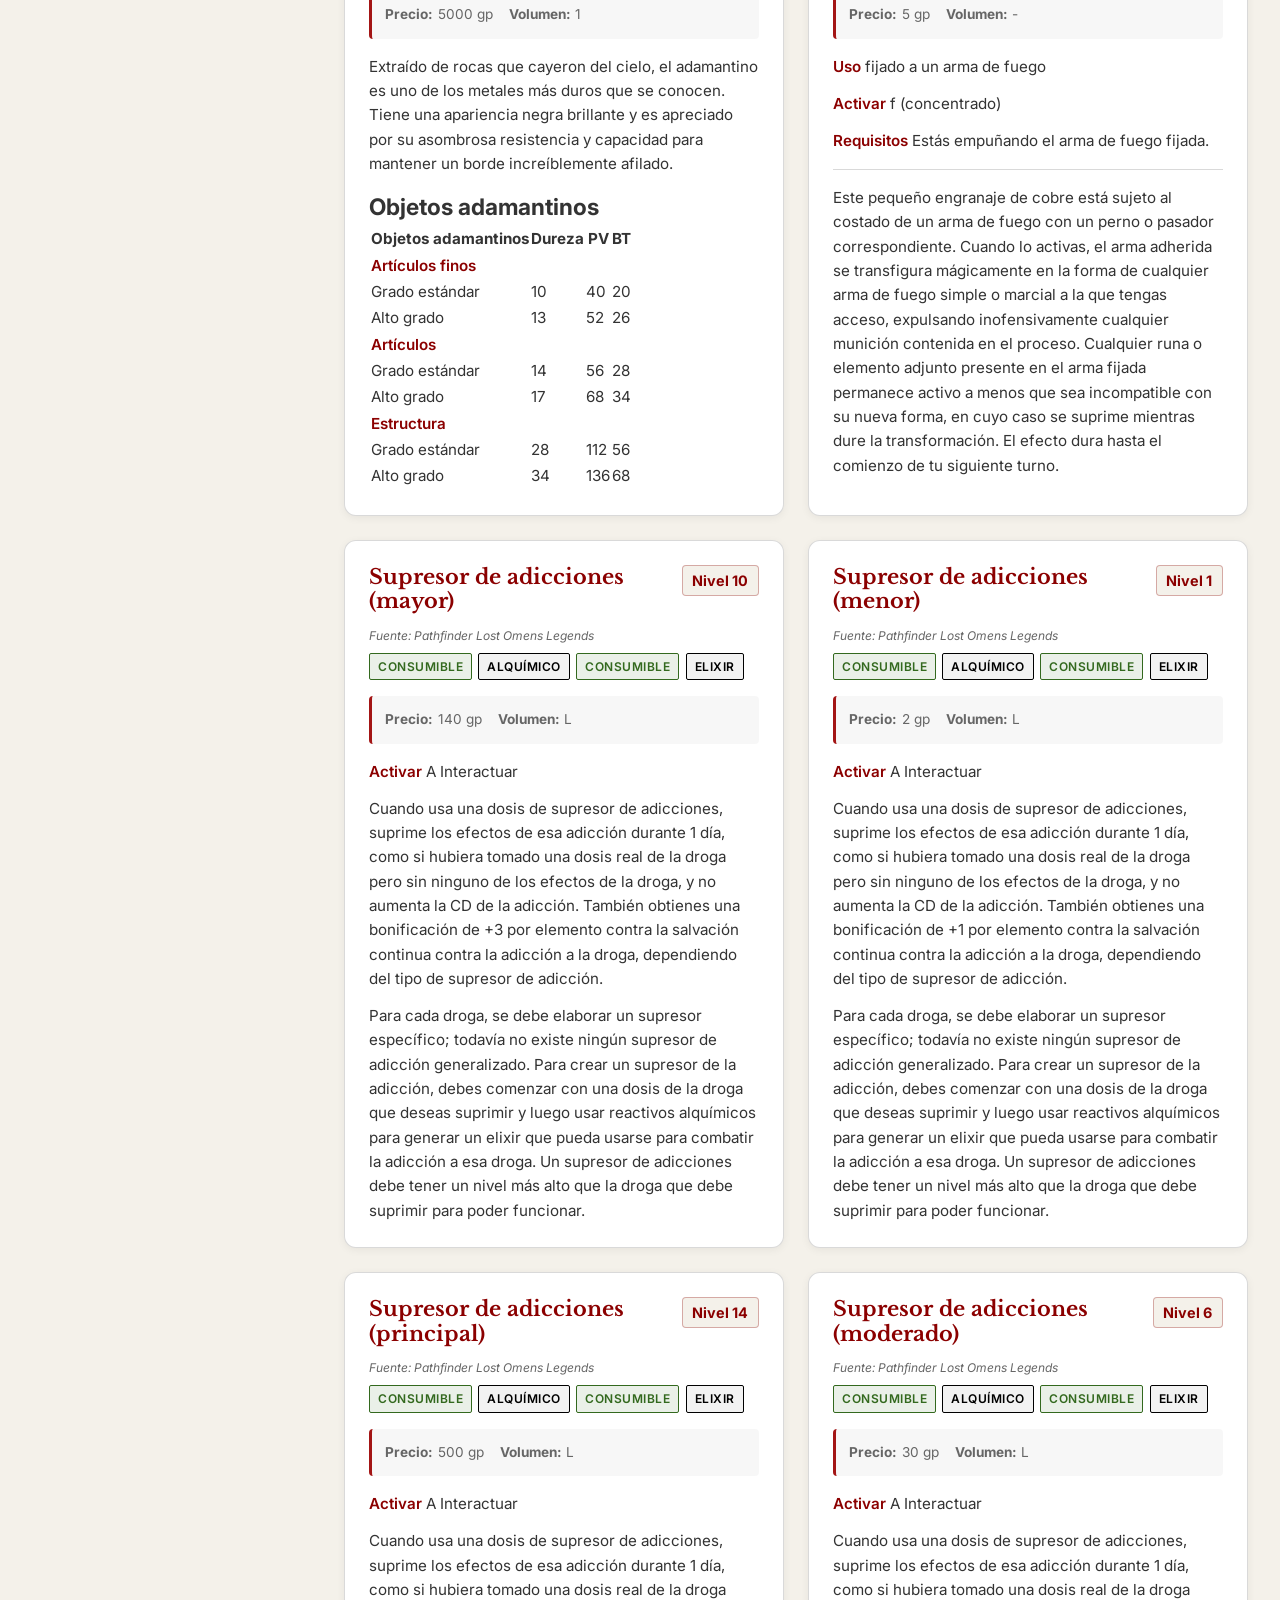
<file: equipment/index.html>
<!DOCTYPE html>
<html lang="es" data-theme="pf2e">
<head>
    <meta charset="UTF-8">
    <meta name="viewport" content="width=device-width, initial-scale=1.0">
    <title id="page-title">Almacén de Equipo PF2e</title>
    <link rel="preconnect" href="https://fonts.googleapis.com">
    <link rel="preconnect" href="https://fonts.gstatic.com" crossorigin>
    <link href="https://fonts.googleapis.com/css2?family=Libre+Baskerville:wght@400;700&family=Inter:wght@400;500;600&display=swap" rel="stylesheet">
    <link rel="stylesheet" href="style.css">
</head>
<body>
    <header class="app-header">
        <div class="header-content">
            <div class="header-titles">
                <h1 id="main-title">Almacén de Equipo PF2e</h1>
                <div class="version-badges">
                    <span class="badge app-v" id="app-version">v2.1.2</span>
                    <span class="badge data-v" id="data-version">Data: 2024.05.03</span>
                </div>
            </div>
            <div class="header-controls">
                <div class="search-container">
                    <input type="text" id="search-input" placeholder="Buscar equipo por nombre o descripción..." autocomplete="off">
                </div>
                <button id="toggle-sidebar" class="theme-select toggle-btn" title="Mostrar/Ocultar Filtros">
                    <span class="icon">☰</span>
                </button>
                <select id="language-selector" class="theme-select">
                    <option value="en">English</option>
                    <option value="es">Español</option>
                </select>
                <select id="theme-selector" class="theme-select">
                    <option value="pf2e">PF2e Theme</option>
                    <option value="light">Light Theme</option>
                    <option value="dark">Dark Theme</option>
                </select>
            </div>
        </div>
    </header>

    <main class="app-main">
        <aside class="sidebar">
            <div class="filter-section">
                <h3 id="ui-filters-title">Filters</h3>
                <button id="clear-filters" class="clear-btn">Clear All</button>
            </div>
            
            <div class="filter-group trait-filter-group">
                <h4 id="ui-specific-trait">Specific Trait</h4>
                <input type="text" id="trait-search-input" placeholder="Buscar rasgo..." class="styled-input">
                <div id="traits-list" class="traits-scroll-list">
                    <!-- Trait items injected here -->
                </div>
            </div>

            <div class="filter-group">
                <h4 id="ui-category">Item Type</h4>
                <div id="category-filters" class="checkbox-group"></div>
            </div>

            <div class="filter-group">
                <h4 id="ui-level">Level</h4>
                <div id="level-filters" class="checkbox-group level-scroll"></div>
            </div>
        </aside>

        <section class="content-area">
            <div class="results-header">
                <span id="results-count">Cargando equipo...</span>
            </div>
            <div id="feats-grid" class="feats-grid">
                <!-- Feat cards will be injected here -->
            </div>
        </section>
    </main>

    <footer class="app-footer">
        <div class="footer-content">
            <p>Si querés apoyar al desarrollador, podés donar un cafecito: <a href="https://cafecito.app/guillegearts" target="_blank" class="cafecito-link">cafecito.app/guillegearts</a></p>
            <hr class="footer-divider" />
            <div class="legal-notice">
                <p><strong>Aviso de Paizo:</strong> Esta aplicación utiliza marcas registradas y/o derechos de autor de Paizo Inc., los cuales se utilizan bajo la Política de Uso Comunitario de Paizo. Tenemos expresamente prohibido cobrarle por el uso o acceso a este contenido. Esta aplicación no está publicada, respaldada ni específicamente aprobada por Paizo Inc. Para más información visite <a href="http://paizo.com/communityuse" target="_blank">paizo.com/communityuse</a>.</p>
                <p>Pathfinder y los logotipos de Pathfinder son marcas registradas de Paizo Inc. Los contenidos de Pathfinder y las imágenes de los productos son propiedad de Paizo Inc. y se utilizan con permiso.</p>
            </div>
        </div>
    </footer>

    <!-- Trait Details Modal -->
    <div id="trait-modal" class="modal-overlay hidden">
        <div class="modal-container">
            <div class="modal-header">
                <h3 id="modal-trait-title" class="modal-title">Trait Name</h3>
                <button id="modal-close-btn" class="modal-close">&times;</button>
            </div>
            <div class="modal-body">
                <p id="modal-trait-desc">Trait description goes here...</p>
            </div>
        </div>
    </div>

    <!-- Sidebar Overlay for Mobile -->
    <div id="sidebar-overlay" class="sidebar-overlay"></div>

    <script src="app.js"></script>
</body>
</html>
</file>
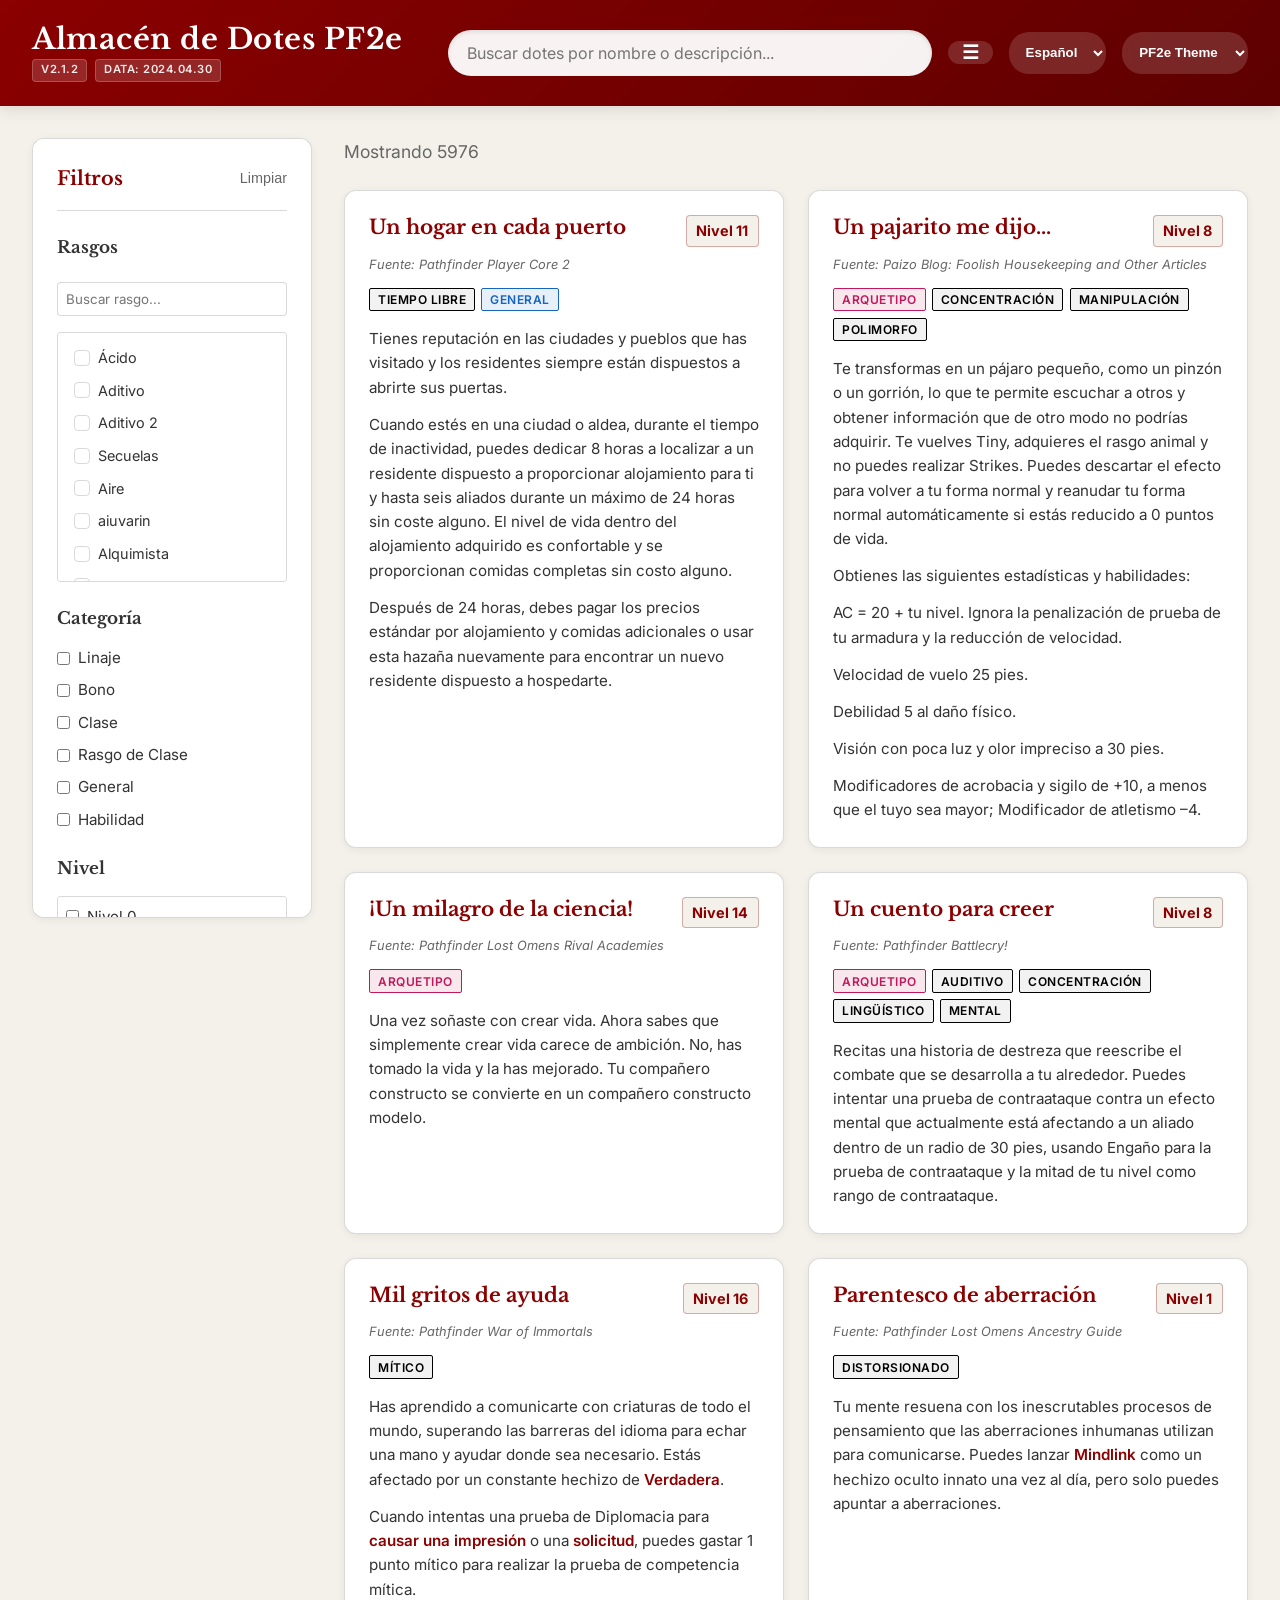
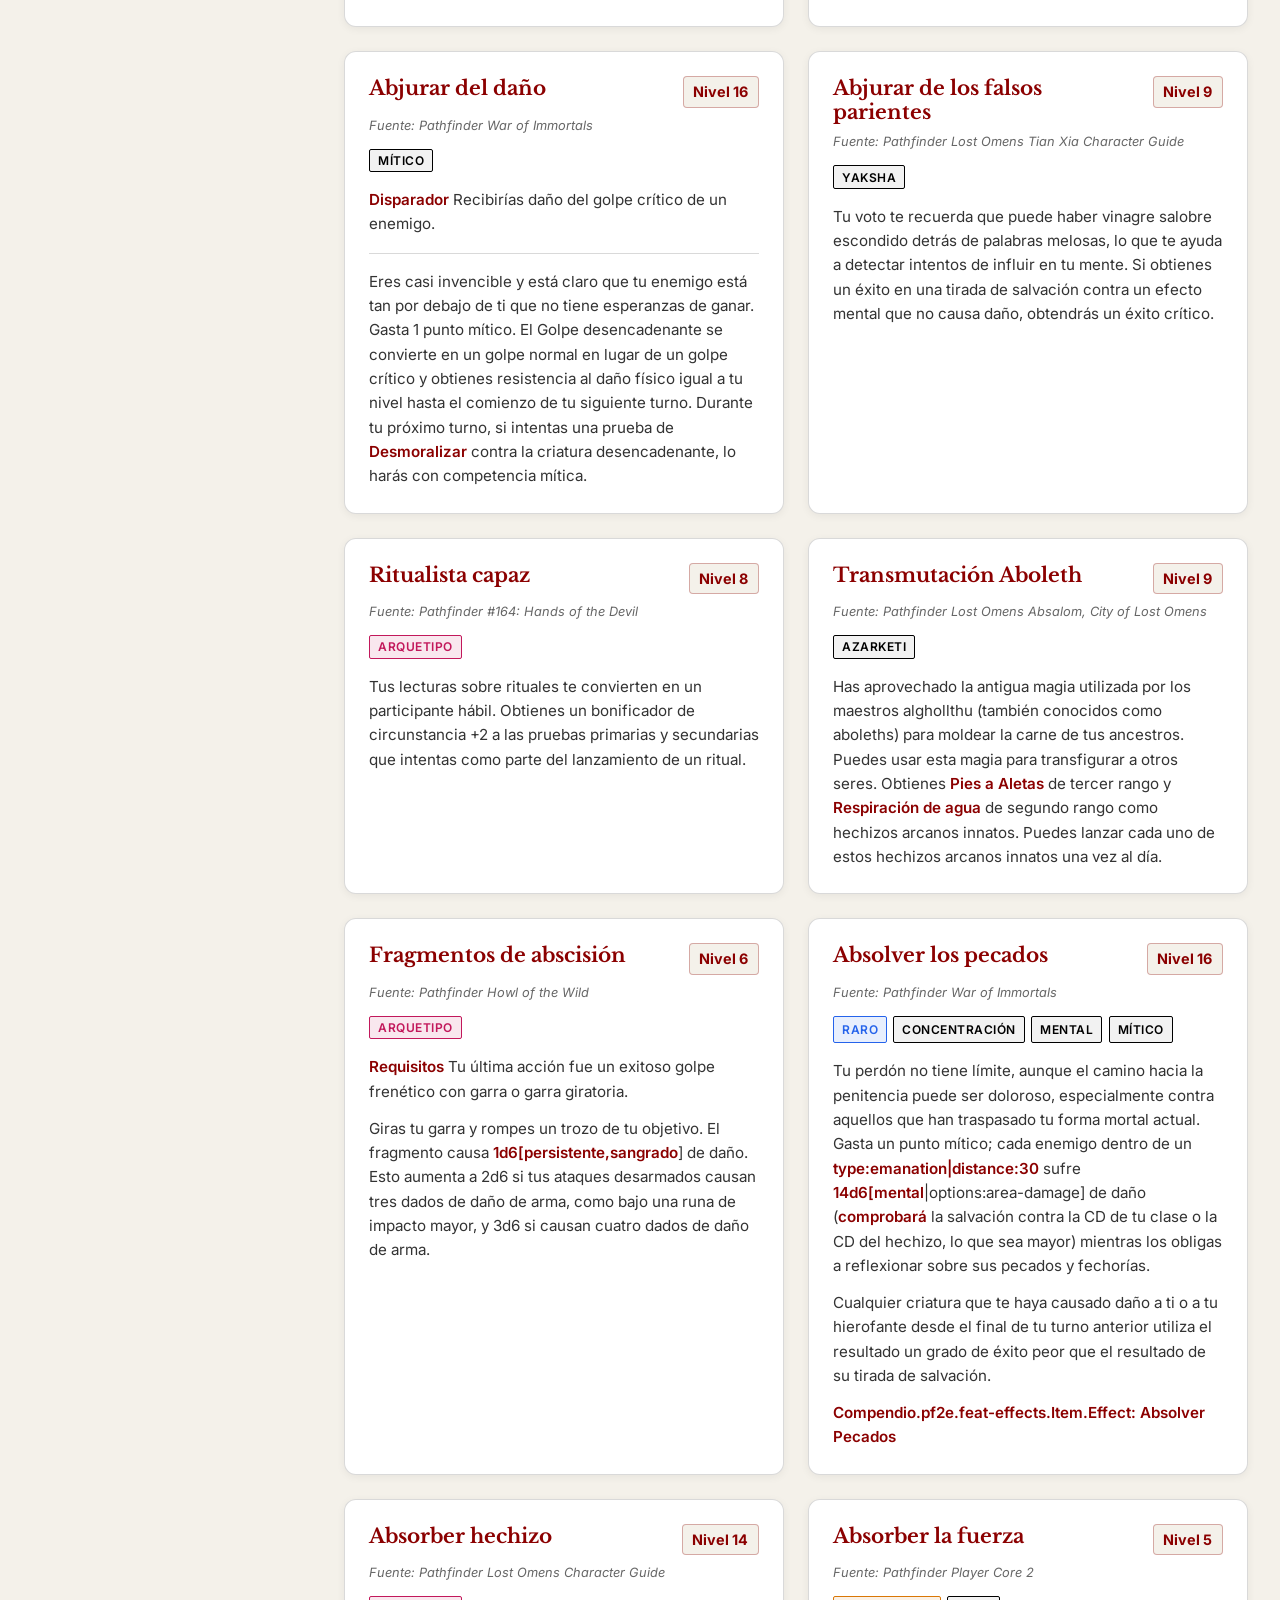
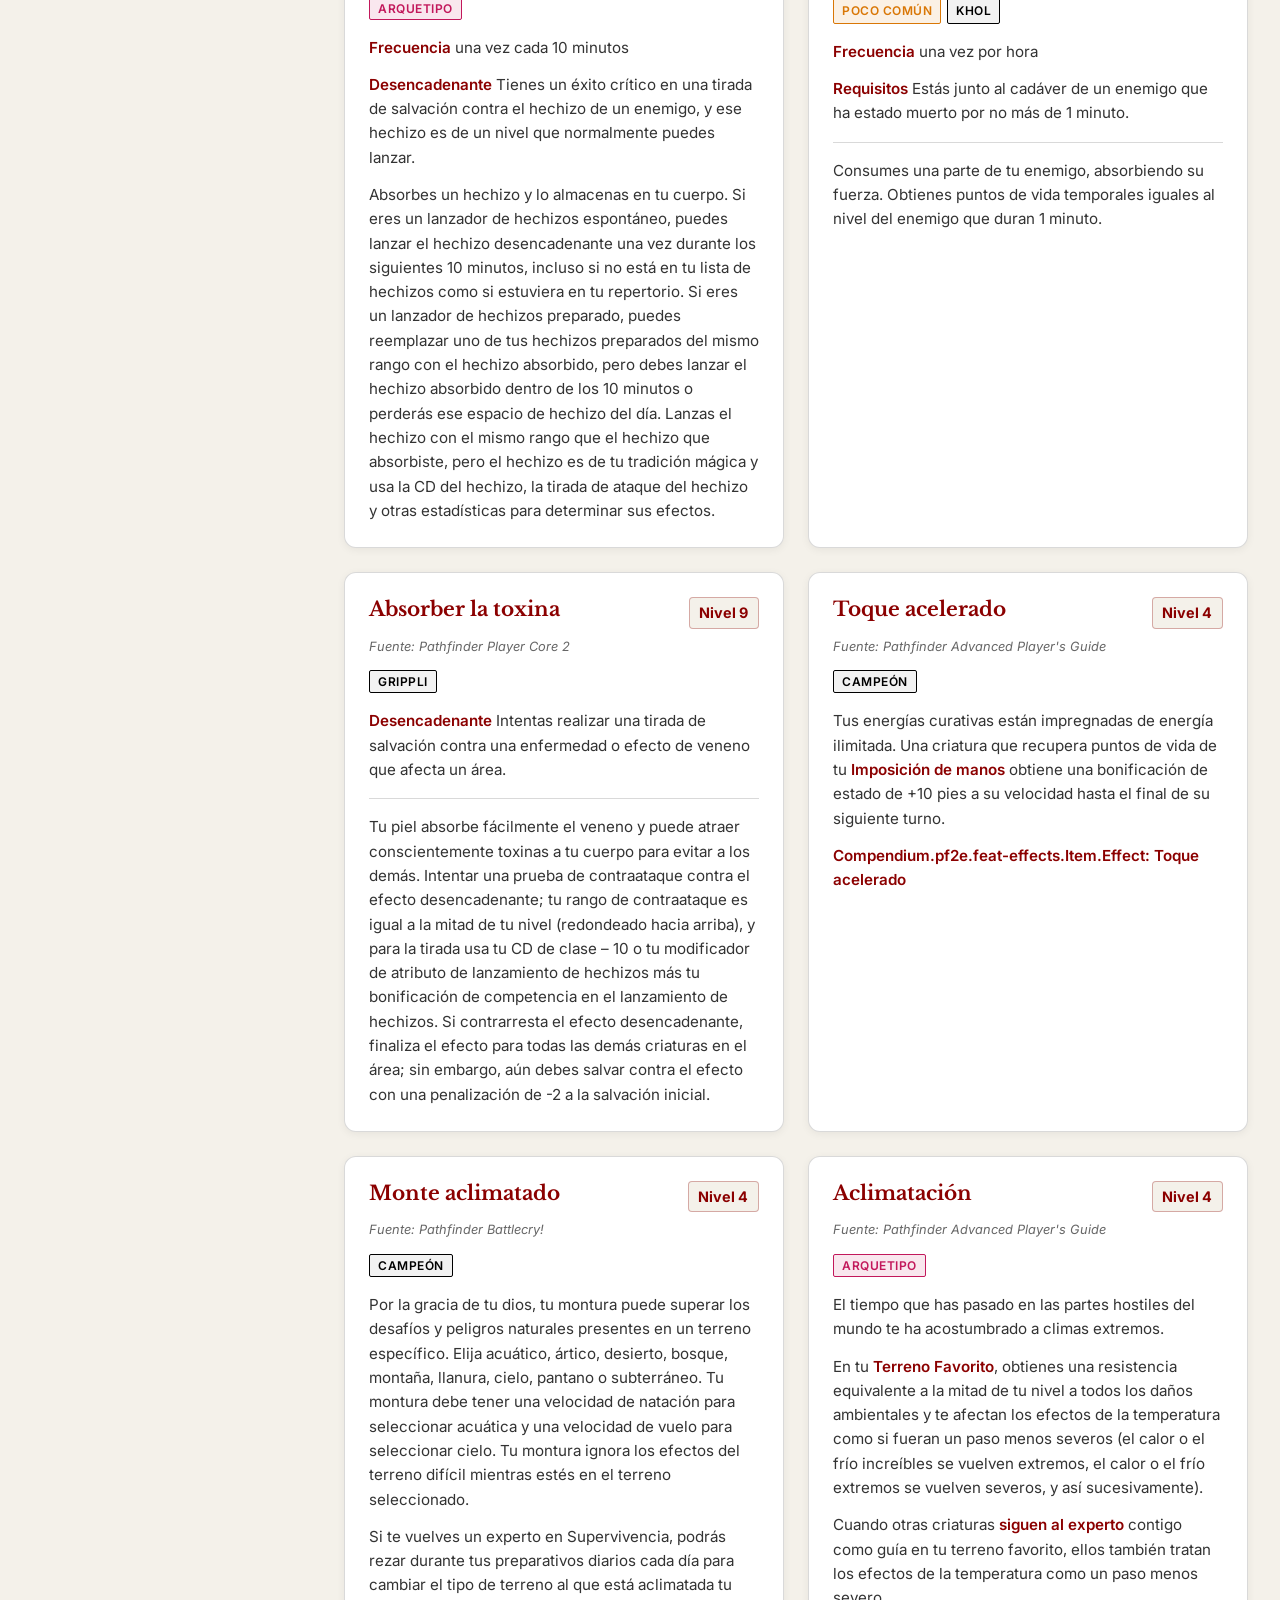
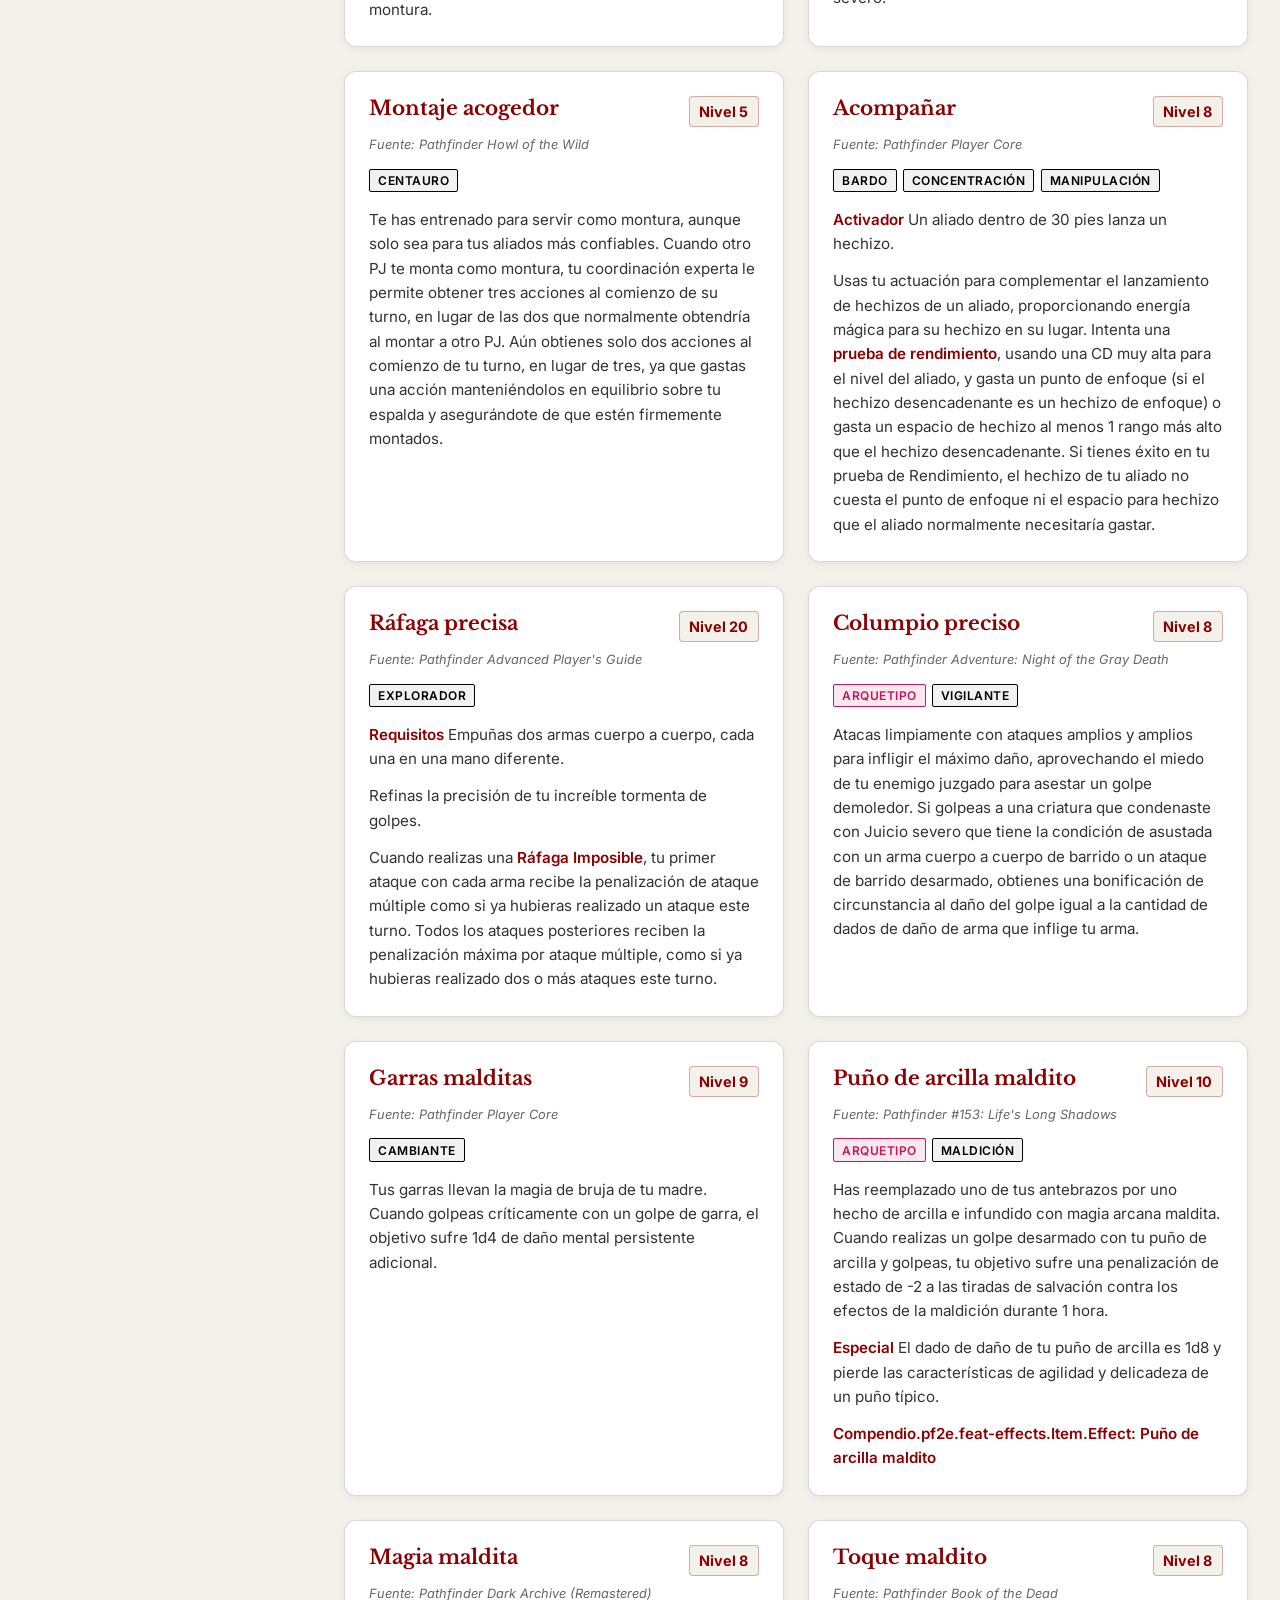
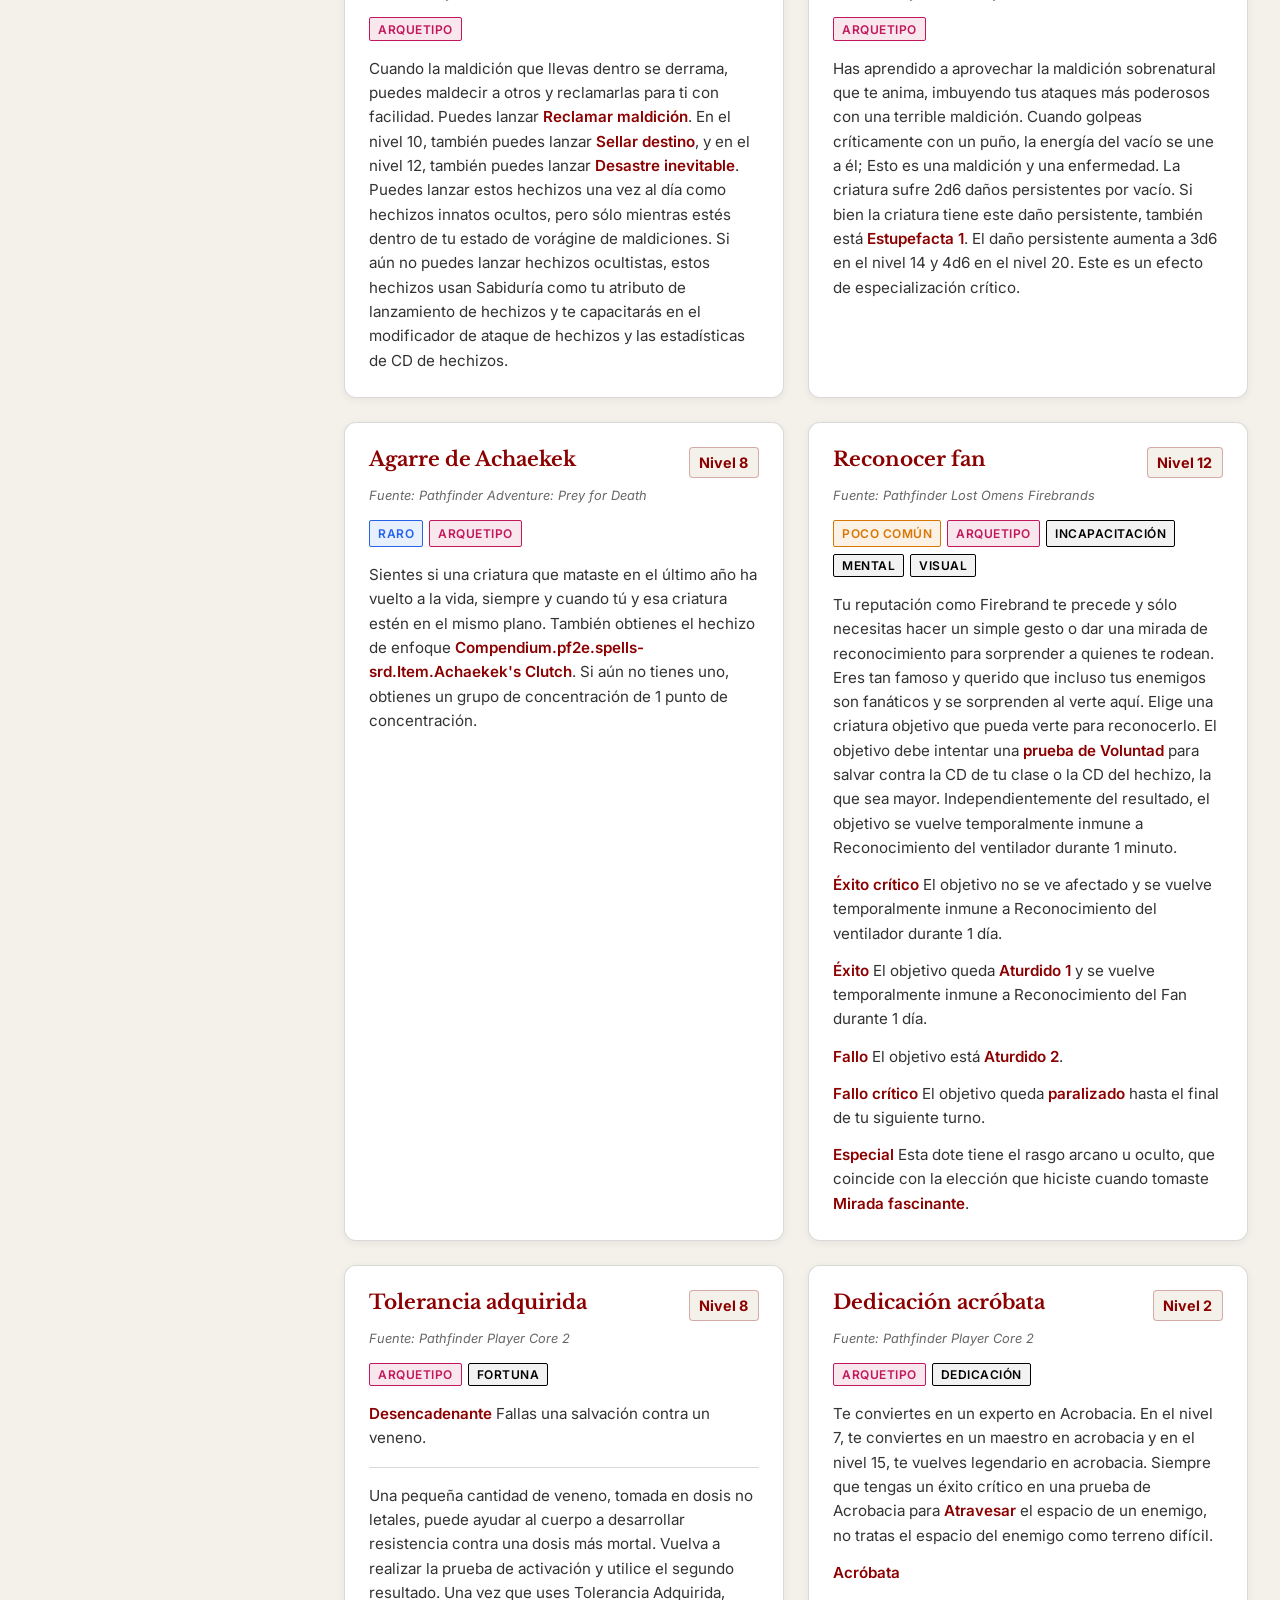
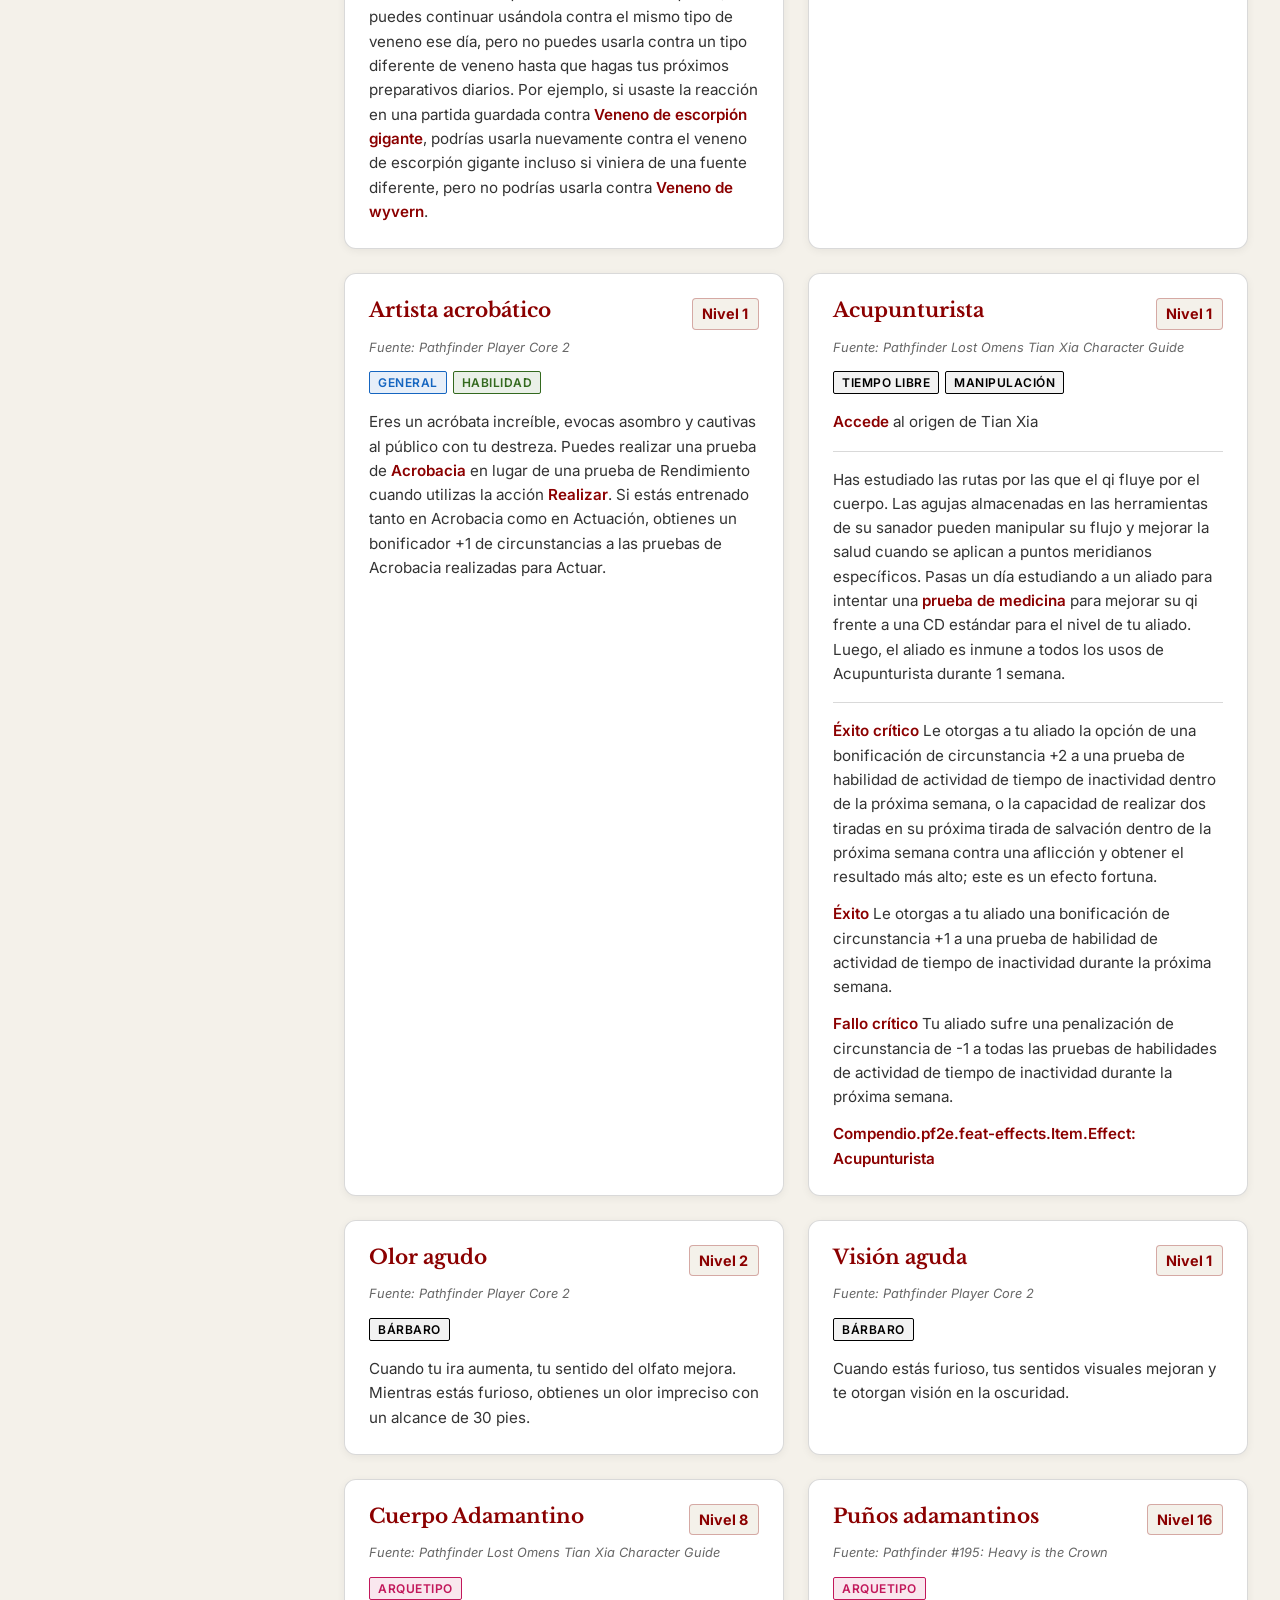
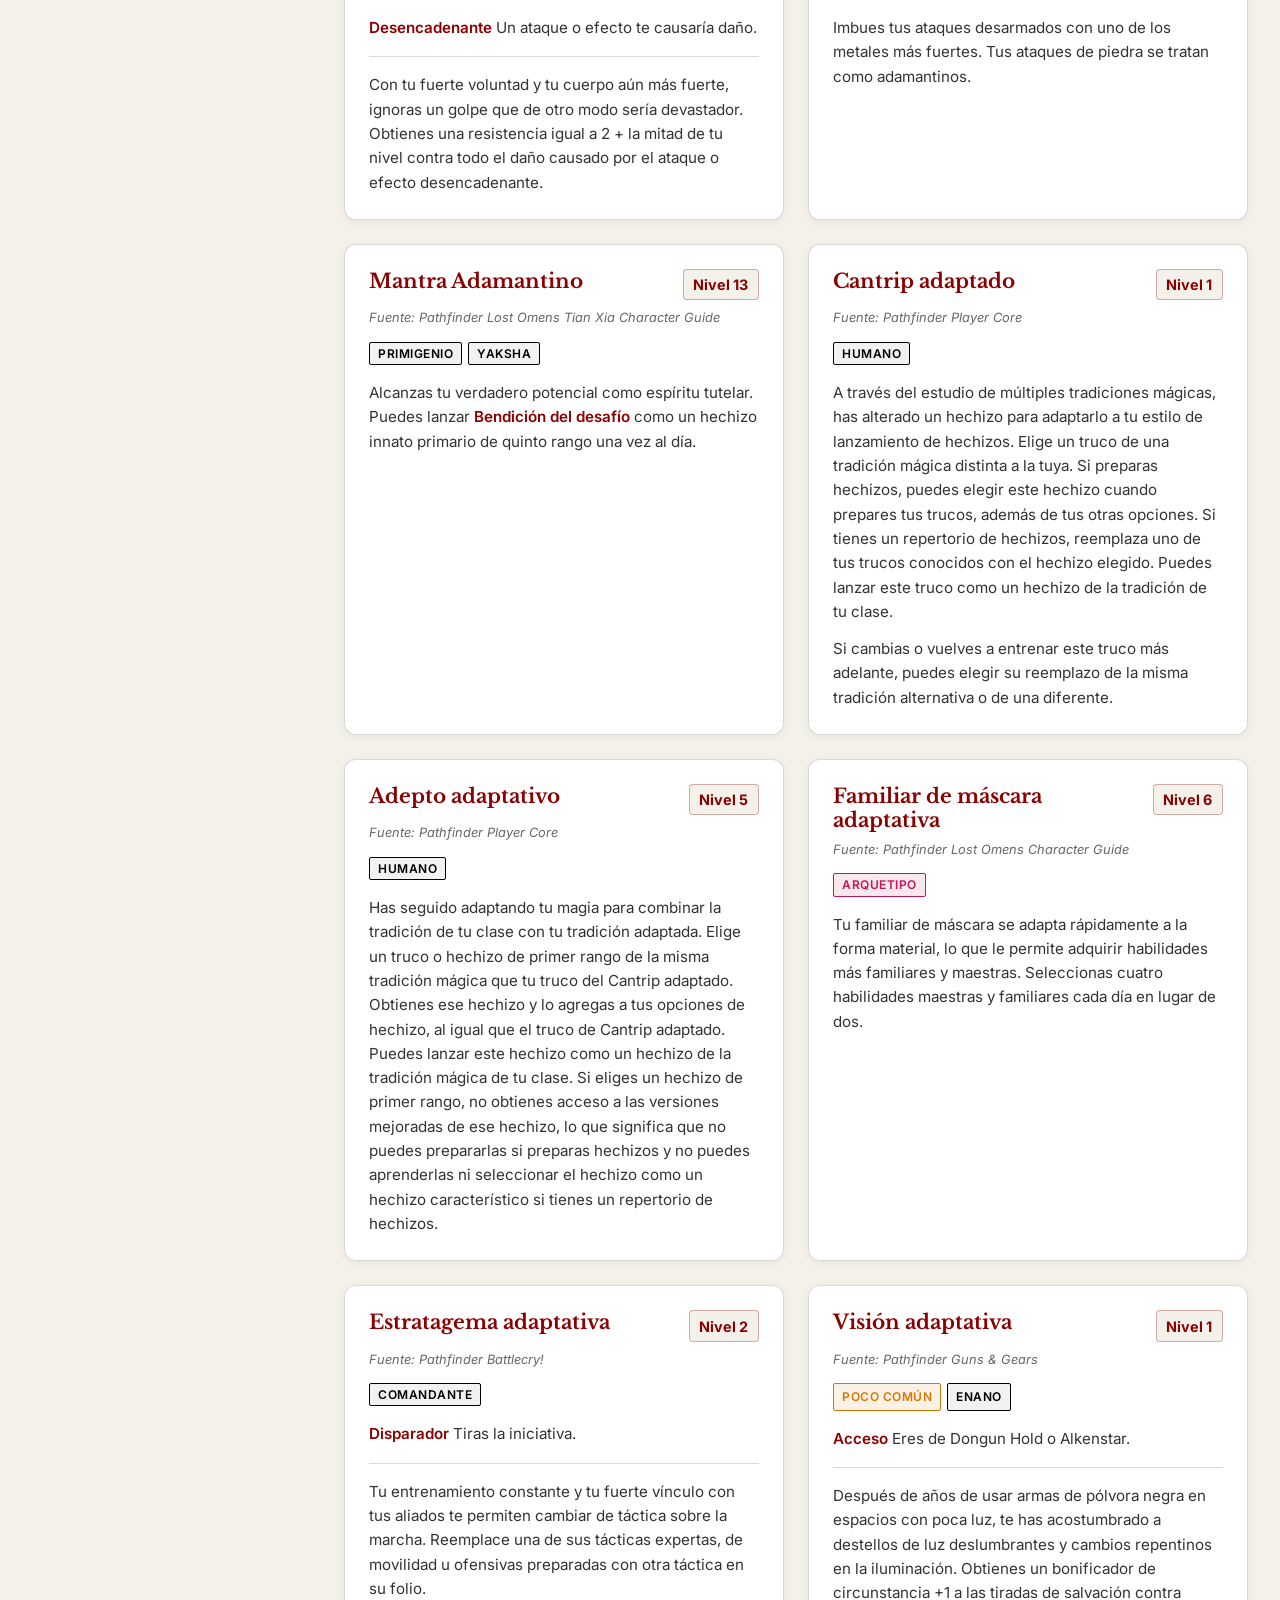
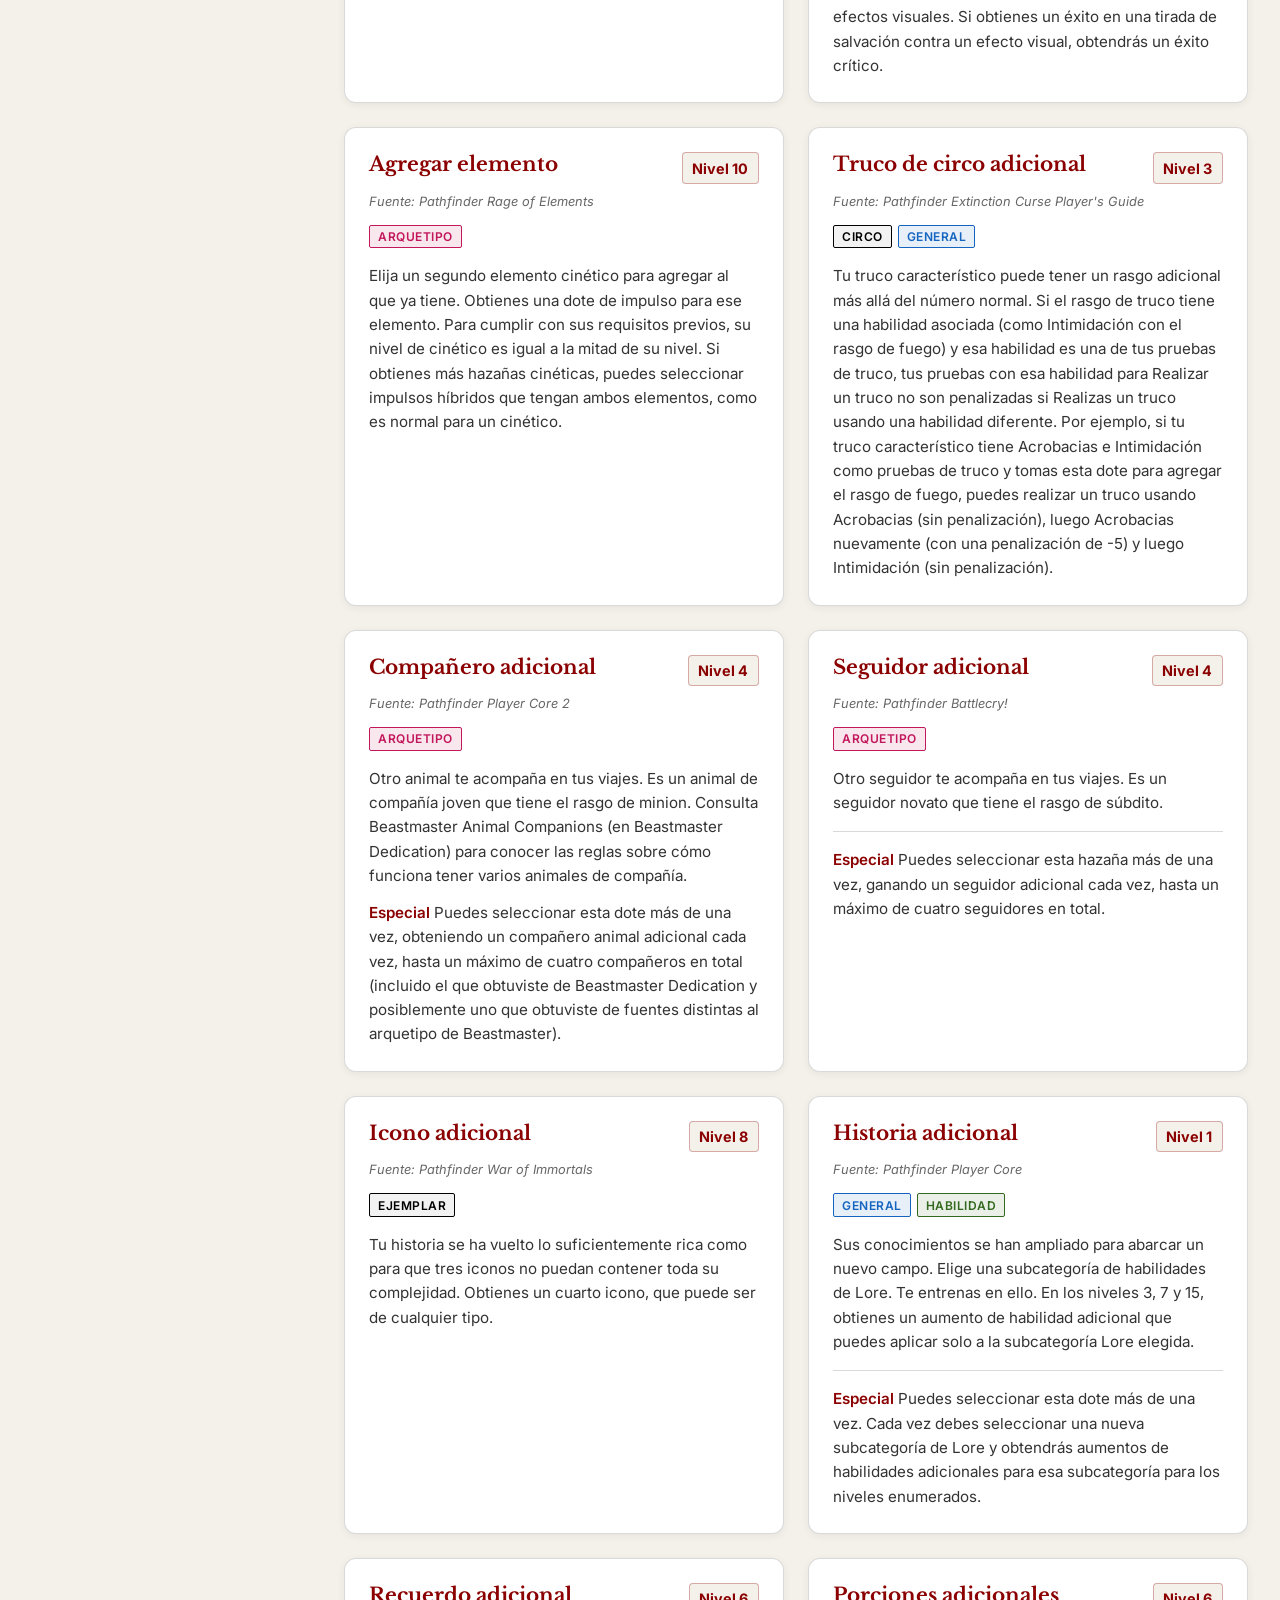
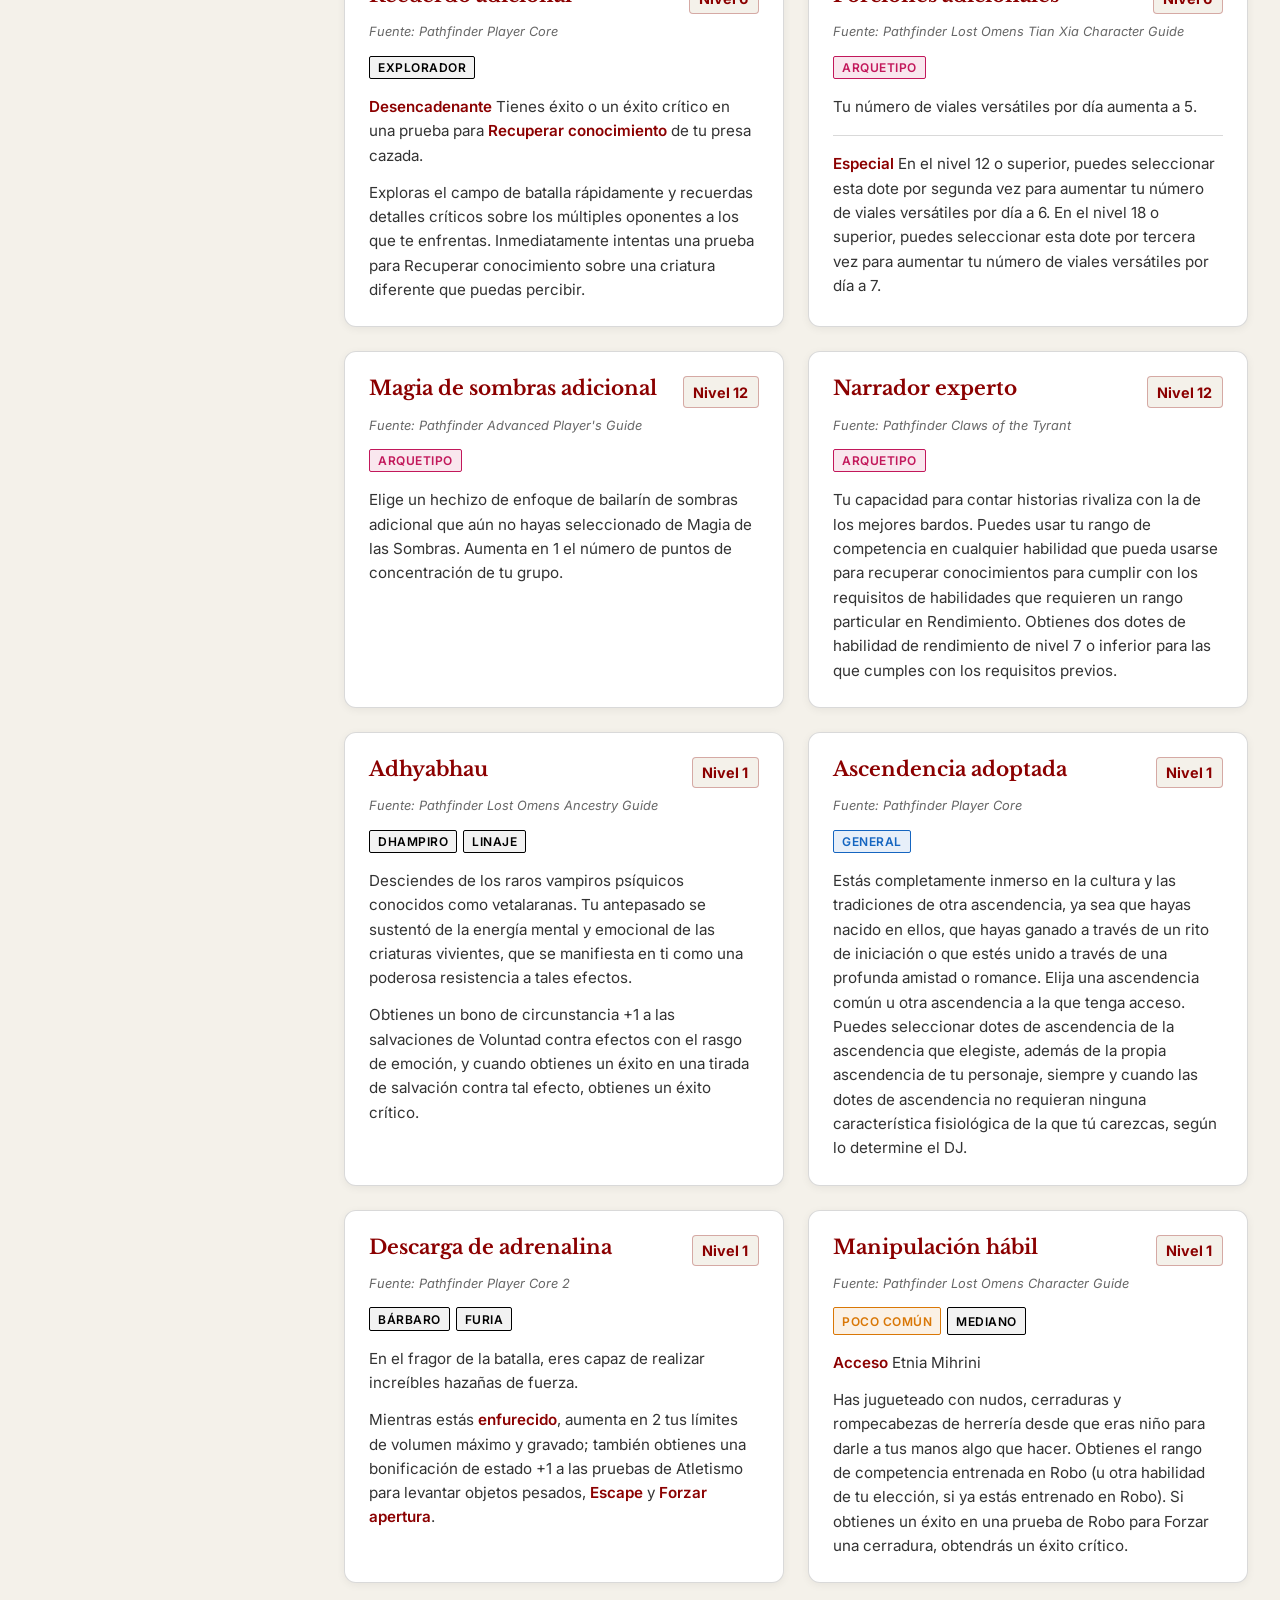
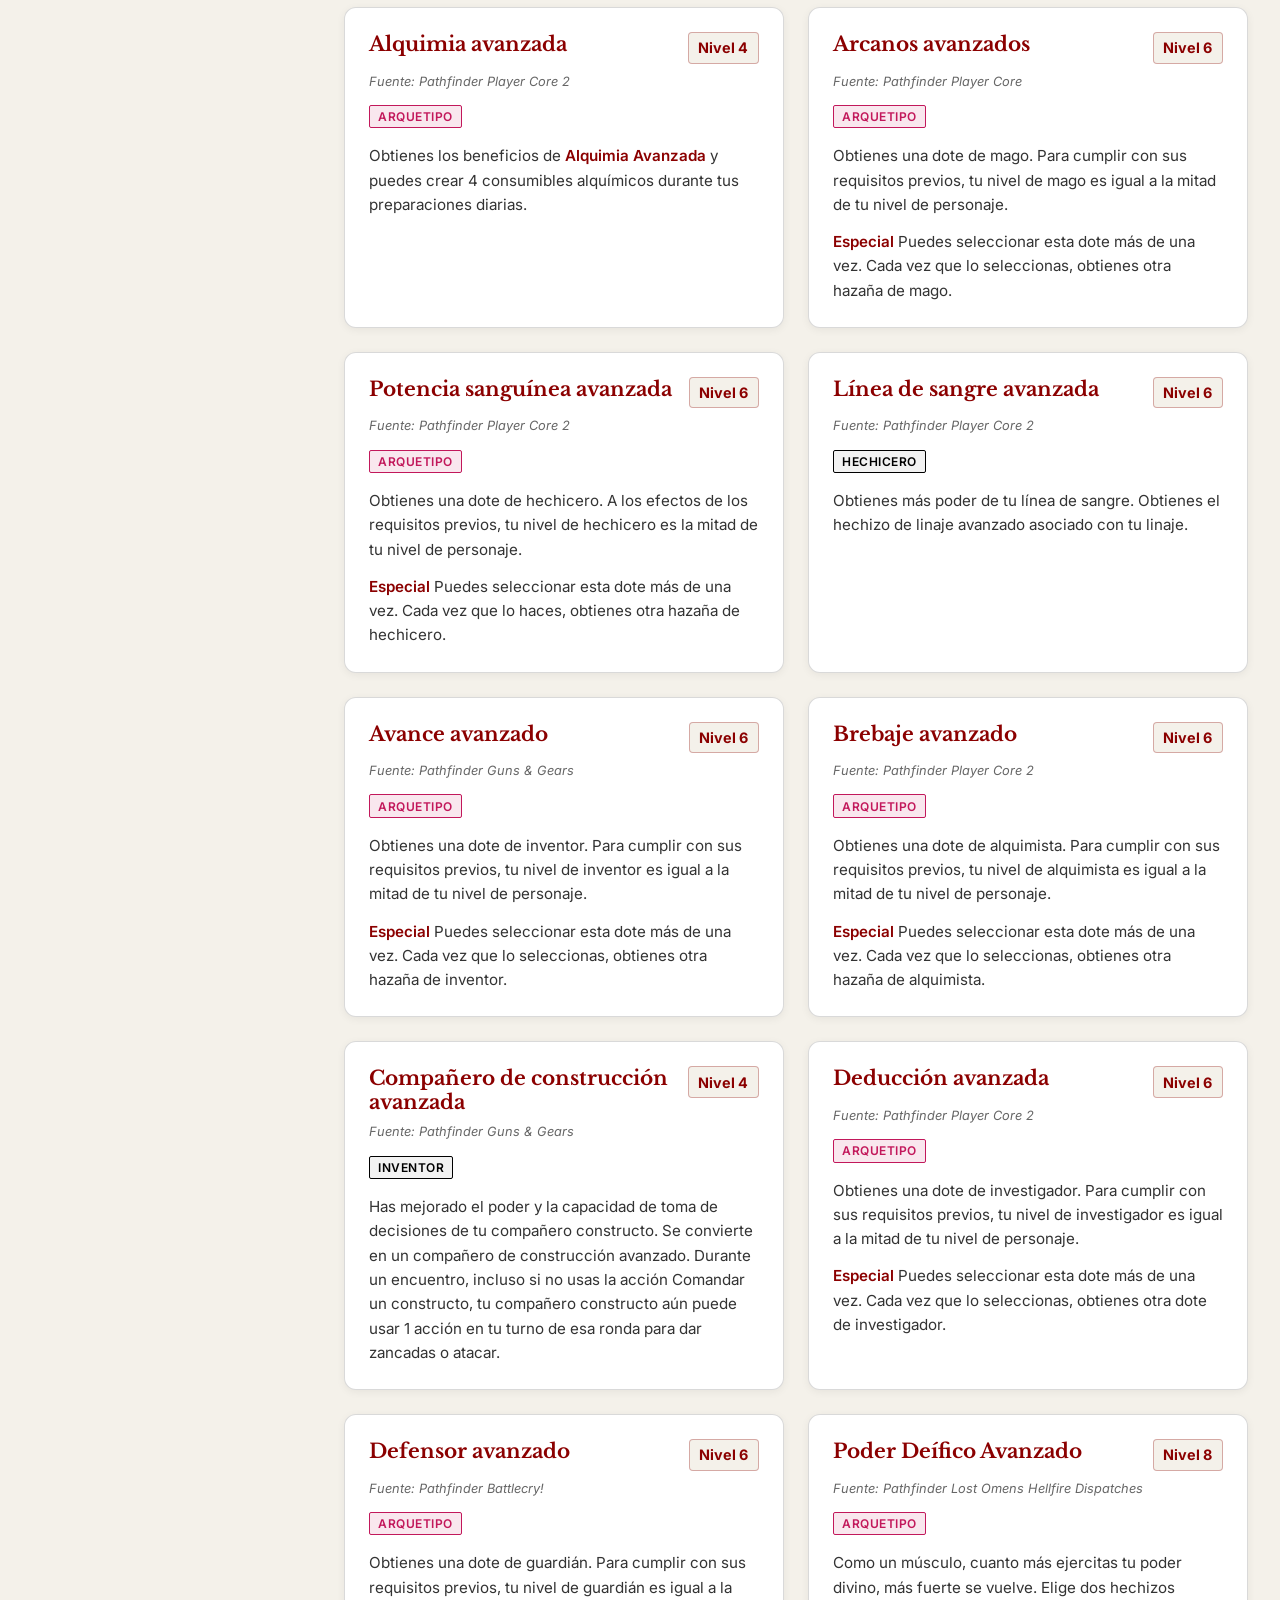
<file: feats/index.html>
<!DOCTYPE html>
<html lang="es" data-theme="pf2e">
<head>
    <meta charset="UTF-8">
    <meta name="viewport" content="width=device-width, initial-scale=1.0">
    <title id="page-title">Almacen de Dotes PF2e</title>
    <link rel="preconnect" href="https://fonts.googleapis.com">
    <link rel="preconnect" href="https://fonts.gstatic.com" crossorigin>
    <link href="https://fonts.googleapis.com/css2?family=Libre+Baskerville:wght@400;700&family=Inter:wght@400;500;600&display=swap" rel="stylesheet">
    <link rel="stylesheet" href="style.css">
</head>
<body>
    <header class="app-header">
        <div class="header-content">
            <div class="header-titles">
                <h1 id="main-title">Almacen de Dotes PF2e</h1>
                <div class="version-badges">
                    <span class="badge app-v" id="app-version">v2.1.2</span>
                    <span class="badge data-v" id="data-version">Data: 2024.04.30</span>
                </div>
            </div>
            <div class="header-controls">
                <div class="search-container">
                    <input type="text" id="search-input" placeholder="Search feats by name or description..." autocomplete="off">
                </div>
                <button id="toggle-sidebar" class="theme-select toggle-btn" title="Mostrar/Ocultar Filtros">
                    <span class="icon">☰</span>
                </button>
                <select id="language-selector" class="theme-select">
                    <option value="en">English</option>
                    <option value="es">Español</option>
                </select>
                <select id="theme-selector" class="theme-select">
                    <option value="pf2e">PF2e Theme</option>
                    <option value="light">Light Theme</option>
                    <option value="dark">Dark Theme</option>
                </select>
            </div>
        </div>
    </header>

    <main class="app-main">
        <aside class="sidebar">
            <div class="filter-section">
                <h3 id="ui-filters-title">Filters</h3>
                <button id="clear-filters" class="clear-btn">Clear All</button>
            </div>
            
            <div class="filter-group trait-filter-group">
                <h4 id="ui-specific-trait">Specific Trait</h4>
                <input type="text" id="trait-search-input" placeholder="Buscar rasgo..." class="styled-input">
                <div id="traits-list" class="traits-scroll-list">
                    <!-- Trait items injected here -->
                </div>
            </div>

            <div class="filter-group">
                <h4 id="ui-category">Category</h4>
                <div id="category-filters" class="checkbox-group"></div>
            </div>

            <div class="filter-group">
                <h4 id="ui-level">Level</h4>
                <div id="level-filters" class="checkbox-group level-scroll"></div>
            </div>
        </aside>

        <section class="content-area">
            <div class="results-header">
                <span id="results-count">Loading feats...</span>
            </div>
            <div id="feats-grid" class="feats-grid">
                <!-- Feat cards will be injected here -->
            </div>
        </section>
    </main>

    <footer class="app-footer">
        <div class="footer-content">
            <p>Si querés apoyar al desarrollador, podés donar un cafecito: <a href="https://cafecito.app/guillegearts" target="_blank" class="cafecito-link">cafecito.app/guillegearts</a></p>
            <hr class="footer-divider" />
            <div class="legal-notice">
                <p><strong>Aviso de Paizo:</strong> Esta aplicación utiliza marcas registradas y/o derechos de autor de Paizo Inc., los cuales se utilizan bajo la Política de Uso Comunitario de Paizo. Tenemos expresamente prohibido cobrarle por el uso o acceso a este contenido. Esta aplicación no está publicada, respaldada ni específicamente aprobada por Paizo Inc. Para más información visite <a href="http://paizo.com/communityuse" target="_blank">paizo.com/communityuse</a>.</p>
                <p>Pathfinder y los logotipos de Pathfinder son marcas registradas de Paizo Inc. Los contenidos de Pathfinder y las imágenes de los productos son propiedad de Paizo Inc. y se utilizan con permiso.</p>
            </div>
        </div>
    </footer>

    <!-- Trait Details Modal -->
    <div id="trait-modal" class="modal-overlay hidden">
        <div class="modal-container">
            <div class="modal-header">
                <h3 id="modal-trait-title" class="modal-title">Trait Name</h3>
                <button id="modal-close-btn" class="modal-close">&times;</button>
            </div>
            <div class="modal-body">
                <p id="modal-trait-desc">Trait description goes here...</p>
            </div>
        </div>
    </div>

    <!-- Sidebar Overlay for Mobile -->
    <div id="sidebar-overlay" class="sidebar-overlay"></div>

    <script src="app.js"></script>
</body>
</html>
</file>
<file: actions/style.css>
/* Themes */
:root[data-theme="pf2e"] {
    --bg-parchment: #f4f1ea;
    --pf-red: #8b0000;
    --pf-red-light: #a31515;
    --text-main: #333333;
    --text-muted: #666666;
    --card-bg: #ffffff;
    --border-subtle: rgba(0, 0, 0, 0.15);
    --shadow-sm: 0 2px 8px rgba(0, 0, 0, 0.06);
    --shadow-md: 0 4px 16px rgba(0, 0, 0, 0.1);
    --shadow-lg: 0 12px 32px rgba(139, 0, 0, 0.15);
    --header-bg: linear-gradient(135deg, var(--pf-red) 0%, #5e0000 100%);
    --header-text: #ffffff;
    --card-hover-border: rgba(139, 0, 0, 0.3);
}

:root[data-theme="light"] {
    --bg-parchment: #f9f9f9;
    --pf-red: #1976d2;
    --pf-red-light: #42a5f5;
    --text-main: #212121;
    --text-muted: #757575;
    --card-bg: #ffffff;
    --border-subtle: rgba(0, 0, 0, 0.1);
    --shadow-sm: 0 2px 8px rgba(0, 0, 0, 0.04);
    --shadow-md: 0 4px 16px rgba(0, 0, 0, 0.08);
    --shadow-lg: 0 12px 32px rgba(25, 118, 210, 0.15);
    --header-bg: #1976d2;
    --header-text: #ffffff;
    --card-hover-border: rgba(25, 118, 210, 0.3);
}

:root[data-theme="dark"] {
    --bg-parchment: #121212;
    --pf-red: #ff5252;
    --pf-red-light: #ff867c;
    --text-main: #e0e0e0;
    --text-muted: #aaa;
    --card-bg: #1e1e1e;
    --border-subtle: rgba(255, 255, 255, 0.1);
    --shadow-sm: 0 2px 8px rgba(0, 0, 0, 0.3);
    --shadow-md: 0 4px 16px rgba(0, 0, 0, 0.4);
    --shadow-lg: 0 12px 32px rgba(0, 0, 0, 0.6);
    --header-bg: #1f1f1f;
    --header-text: #e0e0e0;
    --card-hover-border: rgba(255, 82, 82, 0.4);
}

:root {
    --font-heading: 'Libre Baskerville', serif;
    --font-body: 'Inter', sans-serif;
    --radius-sm: 4px;
    --radius-md: 8px;
    --radius-lg: 12px;
}

* { box-sizing: border-box; margin: 0; padding: 0; }

body {
    background-color: var(--bg-parchment);
    color: var(--text-main);
    font-family: var(--font-body);
    line-height: 1.6;
    min-height: 100vh;
    display: flex;
    flex-direction: column;
    transition: background-color 0.3s ease, color 0.3s ease;
}

/* Header */
.app-header {
    background: var(--header-bg);
    color: var(--header-text);
    padding: 1rem 2rem;
    box-shadow: var(--shadow-md);
    position: sticky;
    top: 0;
    z-index: 100;
}

.header-content {
    max-width: 1400px;
    margin: 0 auto;
    display: flex;
    justify-content: space-between;
    align-items: center;
    gap: 2rem;
    flex-wrap: wrap;
}

.header-titles { display: flex; flex-direction: column; gap: 0.2rem; }
h1 { font-family: var(--font-heading); font-size: 1.5rem; letter-spacing: 0.5px; white-space: nowrap; line-height: 1.1; }

.version-badges { display: flex; gap: 0.5rem; }
.badge {
    font-family: var(--font-body);
    font-size: 0.65rem;
    font-weight: 600;
    padding: 0.1rem 0.5rem;
    border-radius: 4px;
    background: rgba(255, 255, 255, 0.15);
    backdrop-filter: blur(4px);
    border: 1px solid rgba(255, 255, 255, 0.2);
    color: rgba(255, 255, 255, 0.9);
    text-transform: uppercase;
}

.header-controls { display: flex; flex-grow: 1; max-width: 800px; gap: 1rem; align-items: center; }
.search-container { flex-grow: 1; }
#search-input {
    width: 100%;
    padding: 0.7rem 1.2rem;
    border: none;
    border-radius: 30px;
    font-family: var(--font-body);
    font-size: 0.95rem;
    background: rgba(255, 255, 255, 0.95);
    box-shadow: inset 0 2px 4px rgba(0,0,0,0.1);
    transition: all 0.3s ease;
}

.theme-select {
    padding: 0.6rem 0.8rem;
    border-radius: 20px;
    border: none;
    background: rgba(255, 255, 255, 0.15);
    color: var(--header-text);
    font-weight: bold;
    cursor: pointer;
    backdrop-filter: blur(5px);
}

.toggle-btn { min-width: 45px; font-size: 1.2rem; display: flex; align-items: center; justify-content: center; }

/* Main Layout */
.app-main {
    display: flex;
    max-width: 1400px;
    margin: 0 auto;
    padding: 2rem;
    gap: 2rem;
    flex-grow: 1;
    width: 100%;
}

.sidebar {
    width: 280px;
    flex-shrink: 0;
    background: var(--card-bg);
    padding: 1.5rem;
    border-radius: var(--radius-lg);
    box-shadow: var(--shadow-sm);
    border: 1px solid var(--border-subtle);
    height: fit-content;
    position: sticky;
    top: 100px;
    max-height: calc(100vh - 120px);
    overflow-y: auto;
}

.filter-section {
    display: flex;
    justify-content: space-between;
    align-items: center;
    margin-bottom: 1.5rem;
    padding-bottom: 1rem;
    border-bottom: 1px solid var(--border-subtle);
}

.filter-section h3 { font-family: var(--font-heading); color: var(--pf-red); font-size: 1.2rem; }
.clear-btn { background: none; border: none; color: var(--text-muted); cursor: pointer; font-size: 0.9rem; }
.clear-btn:hover { color: var(--pf-red); text-decoration: underline; }

.filter-group { margin-bottom: 1.5rem; }
.filter-group h4 { font-family: var(--font-heading); margin-bottom: 0.8rem; font-size: 1rem; color: var(--text-main); }

.checkbox-group { display: flex; flex-direction: column; gap: 0.5rem; }
.checkbox-label { display: flex; align-items: center; gap: 0.5rem; font-size: 0.9rem; cursor: pointer; }

.styled-input {
    width: 100%; padding: 0.5rem; border: 1px solid var(--border-subtle); border-radius: 4px;
    background: var(--card-bg); color: var(--text-main); margin-bottom: 0.5rem;
}

.traits-scroll-list {
    max-height: 250px; overflow-y: auto; border: 1px solid var(--border-subtle);
    border-radius: 4px; background: var(--card-bg); padding: 0.5rem;
}

.trait-item {
    display: flex; align-items: center; gap: 0.5rem; padding: 0.3rem 0.5rem;
    cursor: pointer; border-radius: 4px; font-size: 0.85rem;
}
.trait-item:hover { background: var(--bg-parchment); }

/* Content Area */
.content-area { flex-grow: 1; min-width: 0; }
.results-header { margin-bottom: 1rem; color: var(--text-muted); font-size: 1rem; }
.actions-grid { display: grid; grid-template-columns: repeat(auto-fill, minmax(350px, 1fr)); gap: 1.5rem; }

/* Action Card */
.action-card {
    background: var(--card-bg);
    border-radius: var(--radius-lg);
    border: 1px solid var(--border-subtle);
    padding: 1.5rem;
    box-shadow: var(--shadow-sm);
    transition: all 0.3s ease;
    display: flex;
    flex-direction: column;
    position: relative;
    overflow: hidden;
}

.action-card::before {
    content: ''; position: absolute; top: 0; left: 0; right: 0; height: 4px;
    background: linear-gradient(90deg, var(--pf-red), var(--pf-red-light));
    transform: scaleX(0); transform-origin: left; transition: transform 0.3s ease;
}

.action-card:hover { transform: translateY(-4px); box-shadow: var(--shadow-lg); border-color: var(--card-hover-border); }
.action-card:hover::before { transform: scaleX(1); }

.action-header { display: flex; justify-content: space-between; align-items: flex-start; margin-bottom: 0.5rem; gap: 1rem; }
.action-title { font-family: var(--font-heading); font-size: 1.2rem; color: var(--pf-red); line-height: 1.2; }

.action-icon { width: 24px; height: 24px; object-fit: contain; }

.action-meta { font-size: 0.8rem; color: var(--text-muted); margin-bottom: 0.8rem; font-style: italic; }

.action-traits { display: flex; flex-wrap: wrap; gap: 0.4rem; margin-bottom: 1rem; }
.trait-badge {
    font-size: 0.7rem; text-transform: uppercase; font-weight: 600; padding: 0.15rem 0.4rem;
    border-radius: 2px; border: 1px solid currentColor; background: rgba(128,128,128,0.1);
}

.action-desc { font-size: 0.9rem; color: var(--text-main); flex-grow: 1; }
.action-desc p { margin-bottom: 0.6rem; }
.action-desc hr { border: 0; border-top: 1px solid var(--border-subtle); margin: 0.8rem 0; }
.action-desc strong { color: var(--pf-red); }

/* Footer */
.app-footer { background: var(--card-bg); border-top: 1px solid var(--border-subtle); padding: 2rem; margin-top: 3rem; text-align: center; color: var(--text-muted); }
.footer-content { max-width: 900px; margin: 0 auto; }
.cafecito-link { color: #f29639; font-weight: bold; text-decoration: none; }
.footer-divider { border: 0; border-top: 1px solid var(--border-subtle); margin: 1.5rem 0; }
.legal-notice { font-size: 0.7rem; text-align: justify; opacity: 0.8; }

/* Responsive */
@media (max-width: 900px) {
    .app-main { flex-direction: column; padding: 1rem; }
    .sidebar { width: 100%; position: static; max-height: none; }
    .actions-grid { grid-template-columns: 1fr; }
}
</file>
<file: conditions/style.css>
/* Themes - Identical to Actions for consistency */
:root[data-theme="pf2e"] {
    --bg-parchment: #f4f1ea;
    --pf-red: #8b0000;
    --pf-red-light: #a31515;
    --text-main: #333333;
    --text-muted: #666666;
    --card-bg: #ffffff;
    --border-subtle: rgba(0, 0, 0, 0.15);
    --shadow-sm: 0 2px 8px rgba(0, 0, 0, 0.06);
    --shadow-md: 0 4px 16px rgba(0, 0, 0, 0.1);
    --shadow-lg: 0 12px 32px rgba(139, 0, 0, 0.15);
    --header-bg: linear-gradient(135deg, var(--pf-red) 0%, #5e0000 100%);
    --header-text: #ffffff;
    --card-hover-border: rgba(139, 0, 0, 0.3);
}

:root[data-theme="light"] {
    --bg-parchment: #f9f9f9;
    --pf-red: #1976d2;
    --pf-red-light: #42a5f5;
    --text-main: #212121;
    --text-muted: #757575;
    --card-bg: #ffffff;
    --border-subtle: rgba(0, 0, 0, 0.1);
    --shadow-sm: 0 2px 8px rgba(0, 0, 0, 0.04);
    --shadow-md: 0 4px 16px rgba(0, 0, 0, 0.08);
    --shadow-lg: 0 12px 32px rgba(25, 118, 210, 0.15);
    --header-bg: #1976d2;
    --header-text: #ffffff;
    --card-hover-border: rgba(25, 118, 210, 0.3);
}

:root[data-theme="dark"] {
    --bg-parchment: #121212;
    --pf-red: #ff5252;
    --pf-red-light: #ff867c;
    --text-main: #e0e0e0;
    --text-muted: #aaa;
    --card-bg: #1e1e1e;
    --border-subtle: rgba(255, 255, 255, 0.1);
    --shadow-sm: 0 2px 8px rgba(0, 0, 0, 0.3);
    --shadow-md: 0 4px 16px rgba(0, 0, 0, 0.4);
    --shadow-lg: 0 12px 32px rgba(0, 0, 0, 0.6);
    --header-bg: #1f1f1f;
    --header-text: #e0e0e0;
    --card-hover-border: rgba(255, 82, 82, 0.4);
}

:root {
    --font-heading: 'Libre Baskerville', serif;
    --font-body: 'Inter', sans-serif;
    --radius-sm: 4px;
    --radius-md: 8px;
    --radius-lg: 12px;
}

* { box-sizing: border-box; margin: 0; padding: 0; }

body {
    background-color: var(--bg-parchment);
    color: var(--text-main);
    font-family: var(--font-body);
    line-height: 1.6;
    min-height: 100vh;
    display: flex;
    flex-direction: column;
}

/* Header */
.app-header { background: var(--header-bg); color: var(--header-text); padding: 1rem 2rem; box-shadow: var(--shadow-md); position: sticky; top: 0; z-index: 100; }
.header-content { max-width: 1400px; margin: 0 auto; display: flex; justify-content: space-between; align-items: center; gap: 2rem; flex-wrap: wrap; }
.header-titles { display: flex; flex-direction: column; gap: 0.2rem; }
h1 { font-family: var(--font-heading); font-size: 1.5rem; letter-spacing: 0.5px; }

.version-badges { display: flex; gap: 0.5rem; }
.badge { font-size: 0.65rem; font-weight: 600; padding: 0.1rem 0.5rem; border-radius: 4px; background: rgba(255, 255, 255, 0.15); border: 1px solid rgba(255, 255, 255, 0.2); color: rgba(255, 255, 255, 0.9); text-transform: uppercase; }

.header-controls { display: flex; flex-grow: 1; max-width: 800px; gap: 1rem; align-items: center; }
.search-container { flex-grow: 1; }
#search-input { width: 100%; padding: 0.7rem 1.2rem; border: none; border-radius: 30px; font-size: 0.95rem; background: rgba(255, 255, 255, 0.95); box-shadow: inset 0 2px 4px rgba(0,0,0,0.1); }

.theme-select { padding: 0.6rem 0.8rem; border-radius: 20px; border: none; background: rgba(255, 255, 255, 0.15); color: var(--header-text); font-weight: bold; cursor: pointer; }

/* Main Layout */
.app-main { display: flex; max-width: 1400px; margin: 0 auto; padding: 2rem; gap: 2rem; flex-grow: 1; width: 100%; }
.sidebar { width: 280px; flex-shrink: 0; background: var(--card-bg); padding: 1.5rem; border-radius: var(--radius-lg); box-shadow: var(--shadow-sm); border: 1px solid var(--border-subtle); height: fit-content; position: sticky; top: 100px; }

.filter-section { display: flex; justify-content: space-between; align-items: center; margin-bottom: 1.5rem; border-bottom: 1px solid var(--border-subtle); padding-bottom: 1rem; }
.filter-section h3 { font-family: var(--font-heading); color: var(--pf-red); }
.clear-btn { background: none; border: none; color: var(--text-muted); cursor: pointer; font-size: 0.9rem; }

.filter-group { margin-bottom: 1.5rem; }
.filter-group h4 { font-family: var(--font-heading); margin-bottom: 0.8rem; font-size: 1rem; }
.checkbox-group { display: flex; flex-direction: column; gap: 0.5rem; }
.checkbox-label { display: flex; align-items: center; gap: 0.5rem; font-size: 0.9rem; cursor: pointer; }

.traits-scroll-list { max-height: 250px; overflow-y: auto; border: 1px solid var(--border-subtle); border-radius: 4px; padding: 0.5rem; }
.trait-item { display: flex; align-items: center; gap: 0.5rem; padding: 0.3rem 0.5rem; cursor: pointer; font-size: 0.85rem; }

/* Content Area */
.content-area { flex-grow: 1; min-width: 0; }
.results-header { margin-bottom: 1rem; color: var(--text-muted); }
.conditions-grid { display: grid; grid-template-columns: repeat(auto-fill, minmax(300px, 1fr)); gap: 1.5rem; }

/* Condition Card */
.condition-card {
    background: var(--card-bg); border-radius: var(--radius-lg); border: 1px solid var(--border-subtle); padding: 1.5rem;
    box-shadow: var(--shadow-sm); transition: all 0.3s ease; position: relative; overflow: hidden;
}
.condition-card::before { content: ''; position: absolute; top: 0; left: 0; right: 0; height: 4px; background: linear-gradient(90deg, var(--pf-red), var(--pf-red-light)); transform: scaleX(0); transition: transform 0.3s ease; }
.condition-card:hover { transform: translateY(-4px); box-shadow: var(--shadow-lg); }
.condition-card:hover::before { transform: scaleX(1); }

.condition-header { display: flex; justify-content: space-between; align-items: center; margin-bottom: 0.5rem; }
.condition-title { font-family: var(--font-heading); font-size: 1.2rem; color: var(--pf-red); }
.condition-img { width: 32px; height: 32px; }

.condition-meta { font-size: 0.8rem; color: var(--text-muted); margin-bottom: 0.8rem; font-style: italic; }
.condition-traits { display: flex; flex-wrap: wrap; gap: 0.4rem; margin-bottom: 1rem; }
.trait-badge { font-size: 0.7rem; text-transform: uppercase; font-weight: 600; padding: 0.15rem 0.4rem; border: 1px solid currentColor; background: rgba(128,128,128,0.1); }

.condition-desc { font-size: 0.9rem; }
.condition-desc strong { color: var(--pf-red); }

/* Footer */
.app-footer { background: var(--card-bg); border-top: 1px solid var(--border-subtle); padding: 2rem; margin-top: 3rem; text-align: center; color: var(--text-muted); }
@media (max-width: 900px) { .app-main { flex-direction: column; } .sidebar { width: 100%; position: static; } .conditions-grid { grid-template-columns: 1fr; } }
</file>
<file: equipment/style.css>
/* Themes */
:root[data-theme="pf2e"] {
    --bg-parchment: #f4f1ea;
    --pf-red: #8b0000;
    --pf-red-light: #a31515;
    --text-main: #333333;
    --text-muted: #666666;
    --card-bg: #ffffff;
    --border-subtle: rgba(0, 0, 0, 0.15);
    --shadow-sm: 0 2px 8px rgba(0, 0, 0, 0.06);
    --shadow-md: 0 4px 16px rgba(0, 0, 0, 0.1);
    --shadow-lg: 0 12px 32px rgba(139, 0, 0, 0.15);
    --header-bg: linear-gradient(135deg, var(--pf-red) 0%, #5e0000 100%);
    --header-text: #ffffff;
    --card-hover-border: rgba(139, 0, 0, 0.3);
}

:root[data-theme="light"] {
    --bg-parchment: #f9f9f9;
    --pf-red: #1976d2; /* Blue accent for light theme */
    --pf-red-light: #42a5f5;
    --text-main: #212121;
    --text-muted: #757575;
    --card-bg: #ffffff;
    --border-subtle: rgba(0, 0, 0, 0.1);
    --shadow-sm: 0 2px 8px rgba(0, 0, 0, 0.04);
    --shadow-md: 0 4px 16px rgba(0, 0, 0, 0.08);
    --shadow-lg: 0 12px 32px rgba(25, 118, 210, 0.15);
    --header-bg: #1976d2;
    --header-text: #ffffff;
    --card-hover-border: rgba(25, 118, 210, 0.3);
}

:root[data-theme="dark"] {
    --bg-parchment: #121212;
    --pf-red: #ff5252;
    --pf-red-light: #ff867c;
    --text-main: #e0e0e0;
    --text-muted: #aaa;
    --card-bg: #1e1e1e;
    --border-subtle: rgba(255, 255, 255, 0.1);
    --shadow-sm: 0 2px 8px rgba(0, 0, 0, 0.3);
    --shadow-md: 0 4px 16px rgba(0, 0, 0, 0.4);
    --shadow-lg: 0 12px 32px rgba(0, 0, 0, 0.6);
    --header-bg: #1f1f1f;
    --header-text: #e0e0e0;
    --card-hover-border: rgba(255, 82, 82, 0.4);
}

:root {
    --font-heading: 'Libre Baskerville', serif;
    --font-body: 'Inter', sans-serif;
    
    --radius-sm: 4px;
    --radius-md: 8px;
    --radius-lg: 12px;
}

* {
    box-sizing: border-box;
    margin: 0;
    padding: 0;
}

body {
    background-color: var(--bg-parchment);
    color: var(--text-main);
    font-family: var(--font-body);
    line-height: 1.6;
    min-height: 100vh;
    display: flex;
    flex-direction: column;
    transition: background-color 0.3s ease, color 0.3s ease;
}

/* Header */
.app-header {
    background: var(--header-bg);
    color: var(--header-text);
    padding: 1.5rem 2rem;
    box-shadow: var(--shadow-md);
    position: sticky;
    top: 0;
    z-index: 100;
}

.header-content {
    max-width: 1400px;
    margin: 0 auto;
    display: flex;
    justify-content: space-between;
    align-items: center;
    gap: 2rem;
    flex-wrap: wrap;
}

.header-titles {
    display: flex;
    flex-direction: column;
    gap: 0.2rem;
}

h1 {
    font-family: var(--font-heading);
    font-size: 1.8rem;
    letter-spacing: 0.5px;
    white-space: nowrap;
    line-height: 1.1;
}

.version-badges {
    display: flex;
    gap: 0.5rem;
}

.badge {
    font-family: var(--font-body);
    font-size: 0.7rem;
    font-weight: 600;
    padding: 0.1rem 0.5rem;
    border-radius: 4px;
    background: rgba(255, 255, 255, 0.15);
    backdrop-filter: blur(4px);
    border: 1px solid rgba(255, 255, 255, 0.2);
    color: rgba(255, 255, 255, 0.9);
    text-transform: uppercase;
    letter-spacing: 0.5px;
}

:root[data-theme="dark"] .badge {
    background: rgba(255, 255, 255, 0.05);
    border-color: rgba(255, 255, 255, 0.1);
}

.header-controls {
    display: flex;
    flex-grow: 1;
    max-width: 800px;
    gap: 1rem;
    align-items: center;
}

.search-container {
    flex-grow: 1;
}

#search-input {
    width: 100%;
    padding: 0.8rem 1.2rem;
    border: none;
    border-radius: 30px;
    font-family: var(--font-body);
    font-size: 1rem;
    background: rgba(255, 255, 255, 0.95);
    color: #333;
    box-shadow: inset 0 2px 4px rgba(0,0,0,0.1);
    transition: all 0.3s ease;
}

#search-input:focus {
    outline: none;
    background: #ffffff;
    box-shadow: 0 0 0 3px rgba(255, 255, 255, 0.3);
}

.theme-select {
    padding: 0.8rem;
    border-radius: 20px;
    border: none;
    background: rgba(255, 255, 255, 0.15);
    color: var(--header-text);
    font-weight: bold;
    cursor: pointer;
    backdrop-filter: blur(5px);
    display: flex;
    align-items: center;
    justify-content: center;
    transition: all 0.2s ease;
}

.toggle-btn {
    min-width: 45px;
    padding: 0;
    font-size: 1.2rem;
}

.toggle-btn:hover {
    background: rgba(255, 255, 255, 0.25);
    transform: scale(1.05);
}
.theme-select option {
    color: #333;
    background: #fff;
}

/* Main Layout */
.app-main {
    display: flex;
    max-width: 1400px;
    margin: 0 auto;
    padding: 2rem;
    gap: 2rem;
    flex-grow: 1;
    width: 100%;
}

/* Sidebar */
.sidebar {
    width: 280px;
    flex-shrink: 0;
    background: var(--card-bg);
    padding: 1.5rem;
    border-radius: var(--radius-lg);
    box-shadow: var(--shadow-sm);
    border: 1px solid var(--border-subtle);
    height: fit-content;
    position: sticky;
    top: 100px;
    max-height: calc(100vh - 120px);
    overflow-y: auto;
    transition: all 0.3s cubic-bezier(0.4, 0, 0.2, 1);
}

.sidebar.collapsed {
    width: 0;
    padding: 0;
    margin: 0;
    border: none;
    opacity: 0;
    pointer-events: none;
    gap: 0;
}

.sidebar::-webkit-scrollbar { width: 6px; }
.sidebar::-webkit-scrollbar-thumb { background: #ccc; border-radius: 3px; }

.filter-section {
    display: flex;
    justify-content: space-between;
    align-items: center;
    margin-bottom: 1.5rem;
    padding-bottom: 1rem;
    border-bottom: 1px solid var(--border-subtle);
}

.filter-section h3 {
    font-family: var(--font-heading);
    color: var(--pf-red);
    font-size: 1.2rem;
}

.clear-btn {
    background: none;
    border: none;
    color: var(--text-muted);
    cursor: pointer;
    font-size: 0.9rem;
    transition: color 0.2s;
}
.clear-btn:hover { color: var(--pf-red); text-decoration: underline; }

.filter-group { margin-bottom: 1.5rem; }
.filter-group h4 {
    font-family: var(--font-heading);
    margin-bottom: 0.8rem;
    font-size: 1.05rem;
    color: var(--text-main);
}

.checkbox-group {
    display: flex;
    flex-direction: column;
    gap: 0.5rem;
}
.level-scroll {
    max-height: 200px;
    overflow-y: auto;
    border: 1px solid var(--border-subtle);
    border-radius: var(--radius-sm);
    padding: 0.5rem;
    background: var(--card-bg);
}
.checkbox-label {
    display: flex;
    align-items: center;
    gap: 0.5rem;
    font-size: 0.95rem;
    cursor: pointer;
    color: var(--text-main);
}
.checkbox-label:hover { color: var(--pf-red); }

.styled-select {
    width: 100%;
    padding: 0.6rem;
    border: 1px solid var(--border-subtle);
    border-radius: var(--radius-sm);
    font-family: var(--font-body);
    background-color: var(--card-bg);
    color: var(--text-main);
    cursor: pointer;
}

/* Content Area */
.content-area { flex-grow: 1; min-width: 0; }
.results-header { margin-bottom: 1.5rem; color: var(--text-muted); font-size: 1.1rem; }
.feats-grid { display: grid; grid-template-columns: repeat(auto-fill, minmax(320px, 1fr)); gap: 1.5rem; }

/* Feat Card */
.feat-card {
    background: var(--card-bg);
    border-radius: var(--radius-lg);
    border: 1px solid var(--border-subtle);
    padding: 1.5rem;
    box-shadow: var(--shadow-sm);
    transition: all 0.3s ease;
    position: relative;
    overflow: hidden;
    display: flex;
    flex-direction: column;
}

.feat-card::before {
    content: '';
    position: absolute;
    top: 0; left: 0; right: 0; height: 4px;
    background: linear-gradient(90deg, var(--pf-red), var(--pf-red-light));
    transform: scaleX(0);
    transform-origin: left;
    transition: transform 0.3s ease;
}

.feat-card:hover {
    transform: translateY(-4px);
    box-shadow: var(--shadow-lg);
    border-color: var(--card-hover-border);
}
.feat-card:hover::before { transform: scaleX(1); }

.feat-header {
    display: flex;
    justify-content: space-between;
    align-items: flex-start;
    margin-bottom: 0.5rem;
    gap: 1rem;
}

.feat-title {
    font-family: var(--font-heading);
    font-size: 1.3rem;
    color: var(--pf-red);
    line-height: 1.2;
    margin-bottom: 0.2rem;
}

.publication {
    font-size: 0.75rem;
    color: var(--text-muted);
    font-style: italic;
    margin-bottom: 0.5rem;
    display: block;
}

.feat-level {
    background: var(--bg-parchment);
    color: var(--pf-red);
    font-weight: 700;
    padding: 0.2rem 0.6rem;
    border-radius: var(--radius-sm);
    font-size: 0.9rem;
    border: 1px solid var(--card-hover-border);
    white-space: nowrap;
}

.feat-meta {
    font-size: 0.85rem;
    color: var(--text-muted);
    margin-bottom: 1rem;
    display: flex;
    flex-wrap: wrap;
    gap: 1rem;
    padding: 0.8rem;
    background: rgba(0,0,0,0.03);
    border-radius: var(--radius-sm);
    border-left: 3px solid var(--pf-red-light);
}

.feat-meta span {
    display: flex;
    align-items: center;
    gap: 0.3rem;
}

.feat-traits {
    display: flex;
    flex-wrap: wrap;
    gap: 0.4rem;
    margin-bottom: 1rem;
}

.trait-badge {
    font-size: 0.75rem;
    text-transform: uppercase;
    font-weight: 600;
    padding: 0.2rem 0.5rem;
    border-radius: 2px;
    letter-spacing: 0.5px;
    border: 1px solid currentColor;
    background: rgba(128,128,128,0.1);
}

/* Rarity colors */
.rarity-uncommon { border-color: #d97706; color: #d97706; background: rgba(217, 119, 6, 0.1); }
.rarity-rare { border-color: #2563eb; color: #2563eb; background: rgba(37, 99, 235, 0.1); }
.rarity-unique { border-color: #9333ea; color: #9333ea; background: rgba(147, 51, 234, 0.1); }

/* Colored traits for generic */
.trait-general { background-color: rgba(21, 101, 192, 0.1); color: #1565c0; border-color: #1565c0; }
.trait-skill { background-color: rgba(51, 105, 30, 0.1); color: #33691e; border-color: #33691e; }
.trait-class { background-color: rgba(194, 24, 91, 0.1); color: #c2185b; border-color: #c2185b; }
.trait-ancestry { background-color: rgba(230, 81, 0, 0.1); color: #e65100; border-color: #e65100; }
.trait-archetype { background-color: rgba(106, 27, 154, 0.1); color: #6a1b9a; border-color: #6a1b9a; }

/* Dark theme overrides — light grey badges with dark text for readability */
:root[data-theme="dark"] .trait-badge {
    background: #cccccc;
    color: #1a1a1a;
    border-color: #aaaaaa;
}
:root[data-theme="dark"] .rarity-uncommon { background: #f6d28a; color: #5a3700; border-color: #c77d00; }
:root[data-theme="dark"] .rarity-rare     { background: #93b8f4; color: #0d2c6b; border-color: #2563eb; }
:root[data-theme="dark"] .rarity-unique   { background: #cba8f5; color: #2e0a5c; border-color: #9333ea; }
:root[data-theme="dark"] .trait-general   { background: #aac4e8; color: #0c2a55; border-color: #1565c0; }
:root[data-theme="dark"] .trait-skill     { background: #b6d9a0; color: #133806; border-color: #33691e; }
:root[data-theme="dark"] .trait-class     { background: #f4a7c0; color: #6a0030; border-color: #c2185b; }
:root[data-theme="dark"] .trait-ancestry  { background: #f5c29a; color: #6a2200; border-color: #e65100; }
:root[data-theme="dark"] .trait-archetype { background: #d4aff5; color: #2a0050; border-color: #6a1b9a; }

.feat-desc {
    font-size: 0.95rem;
    color: var(--text-main);
    flex-grow: 1;
}

.feat-desc p { margin-bottom: 0.8rem; }
.feat-desc p:last-child { margin-bottom: 0; }
.feat-desc hr { border: 0; border-top: 1px solid var(--border-subtle); margin: 1rem 0; }
.feat-desc strong { color: var(--pf-red); font-weight: 600; }

.loader { text-align: center; padding: 3rem; color: var(--text-muted); font-style: italic; grid-column: 1 / -1; }

/* Footer */
.app-footer {
    background: var(--card-bg);
    border-top: 1px solid var(--border-subtle);
    padding: 2rem;
    margin-top: 3rem;
    text-align: center;
    color: var(--text-muted);
}
.footer-content { max-width: 900px; margin: 0 auto; }
.cafecito-link { color: #f29639; font-weight: bold; text-decoration: none; }
.cafecito-link:hover { text-decoration: underline; }
.footer-divider { border: 0; border-top: 1px solid var(--border-subtle); margin: 1.5rem 0; }
.legal-notice { font-size: 0.75rem; text-align: justify; line-height: 1.4; opacity: 0.8; }
.legal-notice a { color: var(--pf-red); }

/* Sidebar Overlay */
.sidebar-overlay {
    position: fixed;
    top: 0;
    left: 0;
    width: 100vw;
    height: 100vh;
    background: rgba(0, 0, 0, 0.5);
    backdrop-filter: blur(2px);
    z-index: 999;
    opacity: 0;
    pointer-events: none;
    transition: opacity 0.3s ease;
}

.sidebar-overlay.active {
    opacity: 1;
    pointer-events: auto;
}

/* Responsive */
@media (max-width: 900px) {
    .app-header {
        padding: 1rem;
    }

    .header-content {
        flex-direction: column;
        align-items: center;
        text-align: center;
        gap: 0.8rem;
    }

    h1 {
        font-size: 1.4rem;
        white-space: normal;
    }

    .header-controls {
        width: 100%;
        gap: 0.5rem;
        flex-wrap: wrap;
        justify-content: center;
    }

    .search-container {
        width: 100%;
        order: -1;
    }

    .theme-select {
        flex-grow: 1;
        font-size: 0.85rem;
        padding: 0.6rem;
    }

    .toggle-btn {
        min-width: 40px;
        order: -1;
    }

    .app-main {
        padding: 1rem;
    }

    .sidebar {
        position: fixed;
        top: 0;
        left: 0;
        width: 280px;
        height: 100vh;
        max-height: 100vh;
        z-index: 1001;
        transform: translateX(-100%);
        border-radius: 0;
        box-shadow: 10px 0 30px rgba(0,0,0,0.2);
        opacity: 1;
        visibility: visible;
        pointer-events: auto;
    }

    .sidebar:not(.collapsed) {
        transform: translateX(0);
    }

    .sidebar.collapsed {
        transform: translateX(-100%);
        width: 280px; /* Keep width for animation consistency */
        padding: 1.5rem;
        opacity: 1;
        pointer-events: none;
    }

    .feats-grid {
        grid-template-columns: 1fr;
    }

    .feat-card {
        padding: 1.2rem;
    }

    .modal-container {
        width: 95%;
        padding: 1.2rem;
    }
}
.trait-filter-group { display: flex; flex-direction: column; gap: 0.5rem; }
.styled-input {
    padding: 0.5rem;
    background: var(--card-bg);
    border: 1px solid var(--border-subtle);
    color: var(--text-color);
    border-radius: 4px;
    font-family: inherit;
    width: 100%;
    margin-bottom: 0.5rem;
    box-sizing: border-box;
}
.traits-scroll-list {
    max-height: 250px;
    overflow-y: auto;
    border: 1px solid var(--border-subtle);
    border-radius: 4px;
    background: var(--card-bg);
    padding: 0.5rem;
}
.trait-item {
    display: flex;
    align-items: center;
    gap: 0.5rem;
    padding: 0.3rem 0.5rem;
    cursor: pointer;
    border-radius: 4px;
    user-select: none;
    transition: background 0.2s ease;
    font-size: 0.9rem;
}
.trait-item:hover { background: var(--bg-color); }
.trait-state-icon {
    width: 16px;
    height: 16px;
    min-width: 16px;
    border-radius: 4px;
    display: flex;
    align-items: center;
    justify-content: center;
    font-size: 10px;
    font-weight: bold;
    color: transparent;
    background: var(--bg-color);
    border: 1px solid var(--border-subtle);
}
.trait-item[data-state="included"] .trait-state-icon { 
    background: #4caf50; 
    border-color: #4caf50;
    color: white; 
}
.trait-item[data-state="included"] .trait-state-icon::after { content: '✓'; }
.trait-item[data-state="excluded"] .trait-state-icon { 
    background: #f44336; 
    border-color: #f44336;
    color: white; 
}
.trait-item[data-state="excluded"] .trait-state-icon::after { content: '✕'; }

/* Clickable Trait Badges */
button.trait-badge {
    cursor: pointer;
    font-family: inherit;
    transition: transform 0.1s ease, filter 0.2s ease;
}
button.trait-badge:hover {
    transform: scale(1.05);
    filter: brightness(1.2);
}

/* Modal Overlay */
.modal-overlay {
    position: fixed;
    top: 0; left: 0; width: 100vw; height: 100vh;
    background: rgba(0, 0, 0, 0.6);
    backdrop-filter: blur(2px);
    display: flex;
    align-items: center;
    justify-content: center;
    z-index: 1000;
    opacity: 1;
    transition: opacity 0.2s ease;
}
.modal-overlay.hidden {
    opacity: 0;
    pointer-events: none;
}
.modal-container {
    background: var(--card-bg);
    border: 2px solid var(--pf-red);
    border-radius: 8px;
    max-width: 500px;
    width: 90%;
    padding: 1.5rem;
    box-shadow: 0 10px 30px rgba(0,0,0,0.5);
    transform: scale(1);
    transition: transform 0.2s ease;
    max-height: 90vh;
    overflow-y: auto;
}
.modal-overlay.hidden .modal-container {
    transform: scale(0.95);
}
.modal-header {
    display: flex;
    justify-content: space-between;
    align-items: center;
    border-bottom: 1px solid var(--border-subtle);
    padding-bottom: 0.5rem;
    margin-bottom: 1rem;
}
.modal-title {
    font-family: 'Libre Baskerville', serif;
    color: var(--pf-red);
    margin: 0;
    font-size: 1.5rem;
    text-transform: capitalize;
}
.modal-close {
    background: none;
    border: none;
    font-size: 2rem;
    color: var(--text-muted);
    cursor: pointer;
    line-height: 1;
    padding: 0;
}
.modal-close:hover { color: var(--pf-red); }
.modal-body {
    line-height: 1.6;
    font-size: 0.95rem;
    color: var(--text-color);
}
</file>
<file: feats/style.css>
/* Themes */
:root[data-theme="pf2e"] {
    --bg-parchment: #f4f1ea;
    --pf-red: #8b0000;
    --pf-red-light: #a31515;
    --text-main: #333333;
    --text-muted: #666666;
    --card-bg: #ffffff;
    --border-subtle: rgba(0, 0, 0, 0.15);
    --shadow-sm: 0 2px 8px rgba(0, 0, 0, 0.06);
    --shadow-md: 0 4px 16px rgba(0, 0, 0, 0.1);
    --shadow-lg: 0 12px 32px rgba(139, 0, 0, 0.15);
    --header-bg: linear-gradient(135deg, var(--pf-red) 0%, #5e0000 100%);
    --header-text: #ffffff;
    --card-hover-border: rgba(139, 0, 0, 0.3);
}

:root[data-theme="light"] {
    --bg-parchment: #f9f9f9;
    --pf-red: #1976d2; /* Blue accent for light theme */
    --pf-red-light: #42a5f5;
    --text-main: #212121;
    --text-muted: #757575;
    --card-bg: #ffffff;
    --border-subtle: rgba(0, 0, 0, 0.1);
    --shadow-sm: 0 2px 8px rgba(0, 0, 0, 0.04);
    --shadow-md: 0 4px 16px rgba(0, 0, 0, 0.08);
    --shadow-lg: 0 12px 32px rgba(25, 118, 210, 0.15);
    --header-bg: #1976d2;
    --header-text: #ffffff;
    --card-hover-border: rgba(25, 118, 210, 0.3);
}

:root[data-theme="dark"] {
    --bg-parchment: #121212;
    --pf-red: #ff5252;
    --pf-red-light: #ff867c;
    --text-main: #e0e0e0;
    --text-muted: #aaa;
    --card-bg: #1e1e1e;
    --border-subtle: rgba(255, 255, 255, 0.1);
    --shadow-sm: 0 2px 8px rgba(0, 0, 0, 0.3);
    --shadow-md: 0 4px 16px rgba(0, 0, 0, 0.4);
    --shadow-lg: 0 12px 32px rgba(0, 0, 0, 0.6);
    --header-bg: #1f1f1f;
    --header-text: #e0e0e0;
    --card-hover-border: rgba(255, 82, 82, 0.4);
}

:root {
    --font-heading: 'Libre Baskerville', serif;
    --font-body: 'Inter', sans-serif;
    
    --radius-sm: 4px;
    --radius-md: 8px;
    --radius-lg: 12px;
}

* {
    box-sizing: border-box;
    margin: 0;
    padding: 0;
}

body {
    background-color: var(--bg-parchment);
    color: var(--text-main);
    font-family: var(--font-body);
    line-height: 1.6;
    min-height: 100vh;
    display: flex;
    flex-direction: column;
    transition: background-color 0.3s ease, color 0.3s ease;
}

/* Header */
.app-header {
    background: var(--header-bg);
    color: var(--header-text);
    padding: 1.5rem 2rem;
    box-shadow: var(--shadow-md);
    position: sticky;
    top: 0;
    z-index: 100;
}

.header-content {
    max-width: 1400px;
    margin: 0 auto;
    display: flex;
    justify-content: space-between;
    align-items: center;
    gap: 2rem;
    flex-wrap: wrap;
}

.header-titles {
    display: flex;
    flex-direction: column;
    gap: 0.2rem;
}

h1 {
    font-family: var(--font-heading);
    font-size: 1.8rem;
    letter-spacing: 0.5px;
    white-space: nowrap;
    line-height: 1.1;
}

.version-badges {
    display: flex;
    gap: 0.5rem;
}

.badge {
    font-family: var(--font-body);
    font-size: 0.7rem;
    font-weight: 600;
    padding: 0.1rem 0.5rem;
    border-radius: 4px;
    background: rgba(255, 255, 255, 0.15);
    backdrop-filter: blur(4px);
    border: 1px solid rgba(255, 255, 255, 0.2);
    color: rgba(255, 255, 255, 0.9);
    text-transform: uppercase;
    letter-spacing: 0.5px;
}

:root[data-theme="dark"] .badge {
    background: rgba(255, 255, 255, 0.05);
    border-color: rgba(255, 255, 255, 0.1);
}

.header-controls {
    display: flex;
    flex-grow: 1;
    max-width: 800px;
    gap: 1rem;
    align-items: center;
}

.search-container {
    flex-grow: 1;
}

#search-input {
    width: 100%;
    padding: 0.8rem 1.2rem;
    border: none;
    border-radius: 30px;
    font-family: var(--font-body);
    font-size: 1rem;
    background: rgba(255, 255, 255, 0.95);
    color: #333;
    box-shadow: inset 0 2px 4px rgba(0,0,0,0.1);
    transition: all 0.3s ease;
}

#search-input:focus {
    outline: none;
    background: #ffffff;
    box-shadow: 0 0 0 3px rgba(255, 255, 255, 0.3);
}

.theme-select {
    padding: 0.8rem;
    border-radius: 20px;
    border: none;
    background: rgba(255, 255, 255, 0.15);
    color: var(--header-text);
    font-weight: bold;
    cursor: pointer;
    backdrop-filter: blur(5px);
    display: flex;
    align-items: center;
    justify-content: center;
    transition: all 0.2s ease;
}

.toggle-btn {
    min-width: 45px;
    padding: 0;
    font-size: 1.2rem;
}

.toggle-btn:hover {
    background: rgba(255, 255, 255, 0.25);
    transform: scale(1.05);
}
.theme-select option {
    color: #333;
    background: #fff;
}

/* Main Layout */
.app-main {
    display: flex;
    max-width: 1400px;
    margin: 0 auto;
    padding: 2rem;
    gap: 2rem;
    flex-grow: 1;
    width: 100%;
}

/* Sidebar */
.sidebar {
    width: 280px;
    flex-shrink: 0;
    background: var(--card-bg);
    padding: 1.5rem;
    border-radius: var(--radius-lg);
    box-shadow: var(--shadow-sm);
    border: 1px solid var(--border-subtle);
    height: fit-content;
    position: sticky;
    top: 100px;
    max-height: calc(100vh - 120px);
    overflow-y: auto;
    transition: all 0.3s cubic-bezier(0.4, 0, 0.2, 1);
}

.sidebar.collapsed {
    width: 0;
    padding: 0;
    margin: 0;
    border: none;
    opacity: 0;
    pointer-events: none;
    gap: 0;
}

.sidebar::-webkit-scrollbar { width: 6px; }
.sidebar::-webkit-scrollbar-thumb { background: #ccc; border-radius: 3px; }

.filter-section {
    display: flex;
    justify-content: space-between;
    align-items: center;
    margin-bottom: 1.5rem;
    padding-bottom: 1rem;
    border-bottom: 1px solid var(--border-subtle);
}

.filter-section h3 {
    font-family: var(--font-heading);
    color: var(--pf-red);
    font-size: 1.2rem;
}

.clear-btn {
    background: none;
    border: none;
    color: var(--text-muted);
    cursor: pointer;
    font-size: 0.9rem;
    transition: color 0.2s;
}
.clear-btn:hover { color: var(--pf-red); text-decoration: underline; }

.filter-group { margin-bottom: 1.5rem; }
.filter-group h4 {
    font-family: var(--font-heading);
    margin-bottom: 0.8rem;
    font-size: 1.05rem;
    color: var(--text-main);
}

.checkbox-group {
    display: flex;
    flex-direction: column;
    gap: 0.5rem;
}
.level-scroll {
    max-height: 200px;
    overflow-y: auto;
    border: 1px solid var(--border-subtle);
    border-radius: var(--radius-sm);
    padding: 0.5rem;
    background: var(--card-bg);
}
.checkbox-label {
    display: flex;
    align-items: center;
    gap: 0.5rem;
    font-size: 0.95rem;
    cursor: pointer;
    color: var(--text-main);
}
.checkbox-label:hover { color: var(--pf-red); }

.styled-select {
    width: 100%;
    padding: 0.6rem;
    border: 1px solid var(--border-subtle);
    border-radius: var(--radius-sm);
    font-family: var(--font-body);
    background-color: var(--card-bg);
    color: var(--text-main);
    cursor: pointer;
}

/* Content Area */
.content-area { flex-grow: 1; min-width: 0; }
.results-header { margin-bottom: 1.5rem; color: var(--text-muted); font-size: 1.1rem; }
.feats-grid { display: grid; grid-template-columns: repeat(auto-fill, minmax(320px, 1fr)); gap: 1.5rem; }

/* Feat Card */
.feat-card {
    background: var(--card-bg);
    border-radius: var(--radius-lg);
    border: 1px solid var(--border-subtle);
    padding: 1.5rem;
    box-shadow: var(--shadow-sm);
    transition: all 0.3s ease;
    position: relative;
    overflow: hidden;
    display: flex;
    flex-direction: column;
}

.feat-card::before {
    content: '';
    position: absolute;
    top: 0; left: 0; right: 0; height: 4px;
    background: linear-gradient(90deg, var(--pf-red), var(--pf-red-light));
    transform: scaleX(0);
    transform-origin: left;
    transition: transform 0.3s ease;
}

.feat-card:hover {
    transform: translateY(-4px);
    box-shadow: var(--shadow-lg);
    border-color: var(--card-hover-border);
}
.feat-card:hover::before { transform: scaleX(1); }

.feat-header {
    display: flex;
    justify-content: space-between;
    align-items: flex-start;
    margin-bottom: 0.5rem;
    gap: 1rem;
}

.feat-title {
    font-family: var(--font-heading);
    font-size: 1.25rem;
    color: var(--pf-red);
    line-height: 1.2;
}

.feat-level {
    background: var(--bg-parchment);
    color: var(--pf-red);
    font-weight: 700;
    padding: 0.2rem 0.6rem;
    border-radius: var(--radius-sm);
    font-size: 0.9rem;
    border: 1px solid var(--card-hover-border);
    white-space: nowrap;
}

.feat-meta {
    font-size: 0.8rem;
    color: var(--text-muted);
    margin-bottom: 0.8rem;
    font-style: italic;
    display: flex;
    justify-content: space-between;
}

.feat-traits {
    display: flex;
    flex-wrap: wrap;
    gap: 0.4rem;
    margin-bottom: 1rem;
}

.trait-badge {
    font-size: 0.75rem;
    text-transform: uppercase;
    font-weight: 600;
    padding: 0.2rem 0.5rem;
    border-radius: 2px;
    letter-spacing: 0.5px;
    border: 1px solid currentColor;
    background: rgba(128,128,128,0.1);
}

/* Rarity colors */
.rarity-uncommon { border-color: #d97706; color: #d97706; background: rgba(217, 119, 6, 0.1); }
.rarity-rare { border-color: #2563eb; color: #2563eb; background: rgba(37, 99, 235, 0.1); }
.rarity-unique { border-color: #9333ea; color: #9333ea; background: rgba(147, 51, 234, 0.1); }

/* Colored traits for generic */
.trait-general { background-color: rgba(21, 101, 192, 0.1); color: #1565c0; border-color: #1565c0; }
.trait-skill { background-color: rgba(51, 105, 30, 0.1); color: #33691e; border-color: #33691e; }
.trait-class { background-color: rgba(194, 24, 91, 0.1); color: #c2185b; border-color: #c2185b; }
.trait-ancestry { background-color: rgba(230, 81, 0, 0.1); color: #e65100; border-color: #e65100; }
.trait-archetype { background-color: rgba(106, 27, 154, 0.1); color: #6a1b9a; border-color: #6a1b9a; }

/* Dark theme overrides — light grey badges with dark text for readability */
:root[data-theme="dark"] .trait-badge {
    background: #cccccc;
    color: #1a1a1a;
    border-color: #aaaaaa;
}
:root[data-theme="dark"] .rarity-uncommon { background: #f6d28a; color: #5a3700; border-color: #c77d00; }
:root[data-theme="dark"] .rarity-rare     { background: #93b8f4; color: #0d2c6b; border-color: #2563eb; }
:root[data-theme="dark"] .rarity-unique   { background: #cba8f5; color: #2e0a5c; border-color: #9333ea; }
:root[data-theme="dark"] .trait-general   { background: #aac4e8; color: #0c2a55; border-color: #1565c0; }
:root[data-theme="dark"] .trait-skill     { background: #b6d9a0; color: #133806; border-color: #33691e; }
:root[data-theme="dark"] .trait-class     { background: #f4a7c0; color: #6a0030; border-color: #c2185b; }
:root[data-theme="dark"] .trait-ancestry  { background: #f5c29a; color: #6a2200; border-color: #e65100; }
:root[data-theme="dark"] .trait-archetype { background: #d4aff5; color: #2a0050; border-color: #6a1b9a; }

.feat-desc {
    font-size: 0.95rem;
    color: var(--text-main);
    flex-grow: 1;
}

.feat-desc p { margin-bottom: 0.8rem; }
.feat-desc p:last-child { margin-bottom: 0; }
.feat-desc hr { border: 0; border-top: 1px solid var(--border-subtle); margin: 1rem 0; }
.feat-desc strong { color: var(--pf-red); font-weight: 600; }

.loader { text-align: center; padding: 3rem; color: var(--text-muted); font-style: italic; grid-column: 1 / -1; }

/* Footer */
.app-footer {
    background: var(--card-bg);
    border-top: 1px solid var(--border-subtle);
    padding: 2rem;
    margin-top: 3rem;
    text-align: center;
    color: var(--text-muted);
}
.footer-content { max-width: 900px; margin: 0 auto; }
.cafecito-link { color: #f29639; font-weight: bold; text-decoration: none; }
.cafecito-link:hover { text-decoration: underline; }
.footer-divider { border: 0; border-top: 1px solid var(--border-subtle); margin: 1.5rem 0; }
.legal-notice { font-size: 0.75rem; text-align: justify; line-height: 1.4; opacity: 0.8; }
.legal-notice a { color: var(--pf-red); }

/* Sidebar Overlay */
.sidebar-overlay {
    position: fixed;
    top: 0;
    left: 0;
    width: 100vw;
    height: 100vh;
    background: rgba(0, 0, 0, 0.5);
    backdrop-filter: blur(2px);
    z-index: 999;
    opacity: 0;
    pointer-events: none;
    transition: opacity 0.3s ease;
}

.sidebar-overlay.active {
    opacity: 1;
    pointer-events: auto;
}

/* Responsive */
@media (max-width: 900px) {
    .app-header {
        padding: 1rem;
    }

    .header-content {
        flex-direction: column;
        align-items: center;
        text-align: center;
        gap: 0.8rem;
    }

    h1 {
        font-size: 1.4rem;
        white-space: normal;
    }

    .header-controls {
        width: 100%;
        gap: 0.5rem;
        flex-wrap: wrap;
        justify-content: center;
    }

    .search-container {
        width: 100%;
        order: -1;
    }

    .theme-select {
        flex-grow: 1;
        font-size: 0.85rem;
        padding: 0.6rem;
    }

    .toggle-btn {
        min-width: 40px;
        order: -1;
    }

    .app-main {
        padding: 1rem;
    }

    .sidebar {
        position: fixed;
        top: 0;
        left: 0;
        width: 280px;
        height: 100vh;
        max-height: 100vh;
        z-index: 1001;
        transform: translateX(-100%);
        border-radius: 0;
        box-shadow: 10px 0 30px rgba(0,0,0,0.2);
        opacity: 1;
        visibility: visible;
        pointer-events: auto;
    }

    .sidebar:not(.collapsed) {
        transform: translateX(0);
    }

    .sidebar.collapsed {
        transform: translateX(-100%);
        width: 280px; /* Keep width for animation consistency */
        padding: 1.5rem;
        opacity: 1;
        pointer-events: none;
    }

    .feats-grid {
        grid-template-columns: 1fr;
    }

    .feat-card {
        padding: 1.2rem;
    }

    .modal-container {
        width: 95%;
        padding: 1.2rem;
    }
}
.trait-filter-group { display: flex; flex-direction: column; gap: 0.5rem; }
.styled-input {
    padding: 0.5rem;
    background: var(--card-bg);
    border: 1px solid var(--border-subtle);
    color: var(--text-color);
    border-radius: 4px;
    font-family: inherit;
    width: 100%;
    margin-bottom: 0.5rem;
    box-sizing: border-box;
}
.traits-scroll-list {
    max-height: 250px;
    overflow-y: auto;
    border: 1px solid var(--border-subtle);
    border-radius: 4px;
    background: var(--card-bg);
    padding: 0.5rem;
}
.trait-item {
    display: flex;
    align-items: center;
    gap: 0.5rem;
    padding: 0.3rem 0.5rem;
    cursor: pointer;
    border-radius: 4px;
    user-select: none;
    transition: background 0.2s ease;
    font-size: 0.9rem;
}
.trait-item:hover { background: var(--bg-color); }
.trait-state-icon {
    width: 16px;
    height: 16px;
    min-width: 16px;
    border-radius: 4px;
    display: flex;
    align-items: center;
    justify-content: center;
    font-size: 10px;
    font-weight: bold;
    color: transparent;
    background: var(--bg-color);
    border: 1px solid var(--border-subtle);
}
.trait-item[data-state="included"] .trait-state-icon { 
    background: #4caf50; 
    border-color: #4caf50;
    color: white; 
}
.trait-item[data-state="included"] .trait-state-icon::after { content: '✓'; }
.trait-item[data-state="excluded"] .trait-state-icon { 
    background: #f44336; 
    border-color: #f44336;
    color: white; 
}
.trait-item[data-state="excluded"] .trait-state-icon::after { content: '✕'; }

/* Clickable Trait Badges */
button.trait-badge {
    cursor: pointer;
    font-family: inherit;
    transition: transform 0.1s ease, filter 0.2s ease;
}
button.trait-badge:hover {
    transform: scale(1.05);
    filter: brightness(1.2);
}

/* Modal Overlay */
.modal-overlay {
    position: fixed;
    top: 0; left: 0; width: 100vw; height: 100vh;
    background: rgba(0, 0, 0, 0.6);
    backdrop-filter: blur(2px);
    display: flex;
    align-items: center;
    justify-content: center;
    z-index: 1000;
    opacity: 1;
    transition: opacity 0.2s ease;
}
.modal-overlay.hidden {
    opacity: 0;
    pointer-events: none;
}
.modal-container {
    background: var(--card-bg);
    border: 2px solid var(--pf-red);
    border-radius: 8px;
    max-width: 500px;
    width: 90%;
    padding: 1.5rem;
    box-shadow: 0 10px 30px rgba(0,0,0,0.5);
    transform: scale(1);
    transition: transform 0.2s ease;
    max-height: 90vh;
    overflow-y: auto;
}
.modal-overlay.hidden .modal-container {
    transform: scale(0.95);
}
.modal-header {
    display: flex;
    justify-content: space-between;
    align-items: center;
    border-bottom: 1px solid var(--border-subtle);
    padding-bottom: 0.5rem;
    margin-bottom: 1rem;
}
.modal-title {
    font-family: 'Libre Baskerville', serif;
    color: var(--pf-red);
    margin: 0;
    font-size: 1.5rem;
    text-transform: capitalize;
}
.modal-close {
    background: none;
    border: none;
    font-size: 2rem;
    color: var(--text-muted);
    cursor: pointer;
    line-height: 1;
    padding: 0;
}
.modal-close:hover { color: var(--pf-red); }
.modal-body {
    line-height: 1.6;
    font-size: 0.95rem;
    color: var(--text-color);
}
</file>
